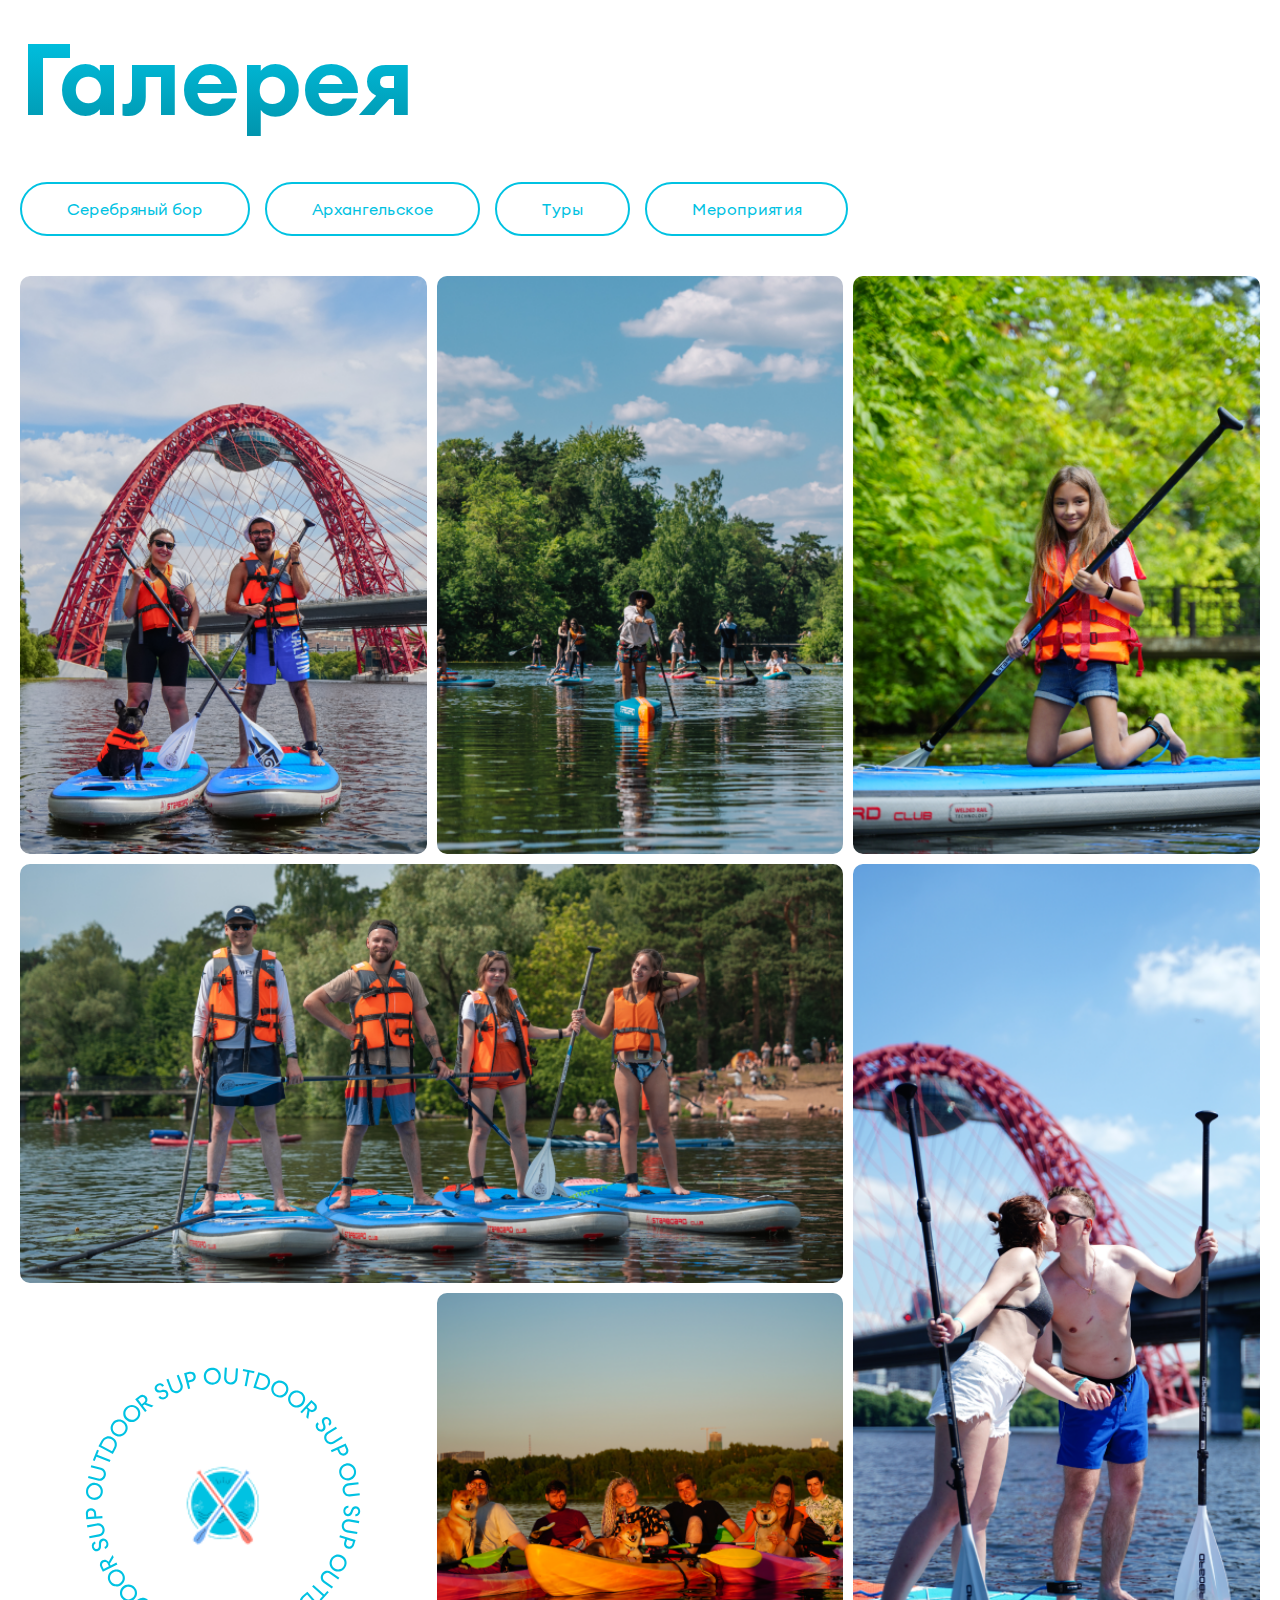
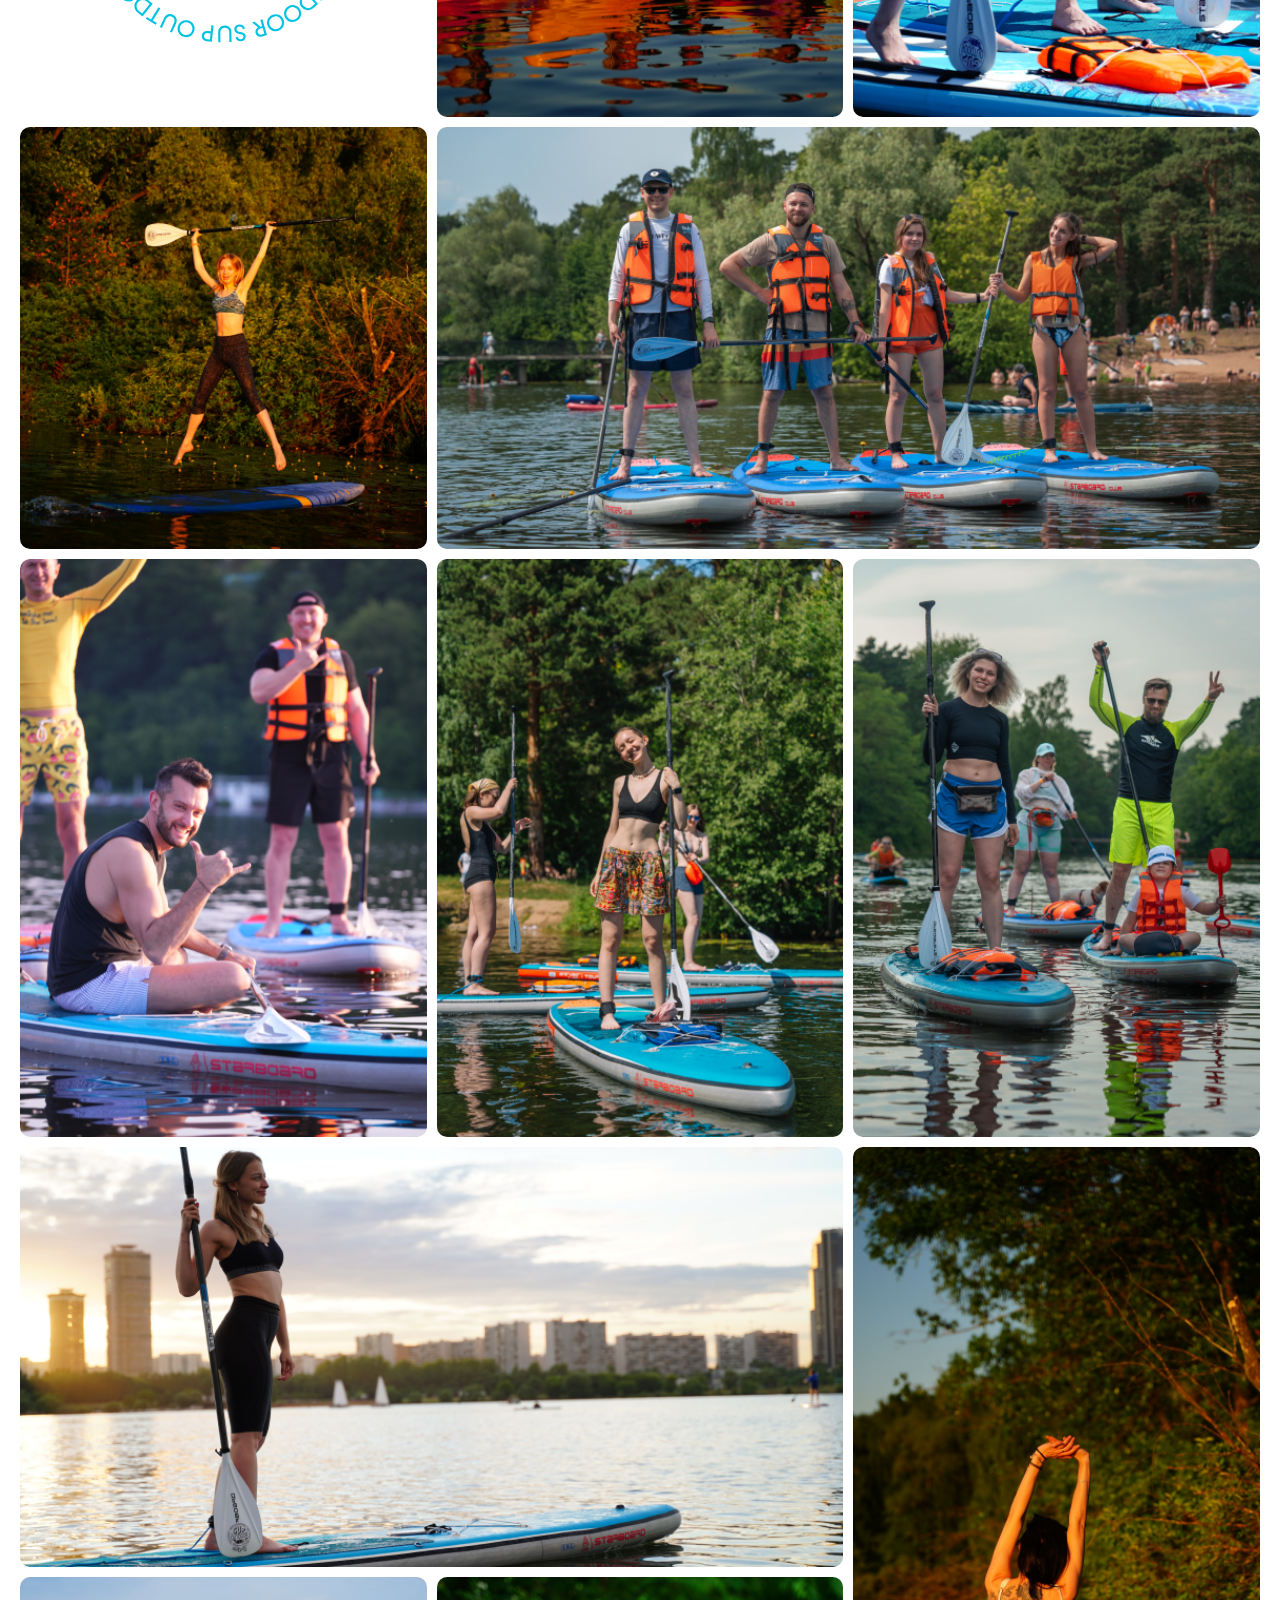
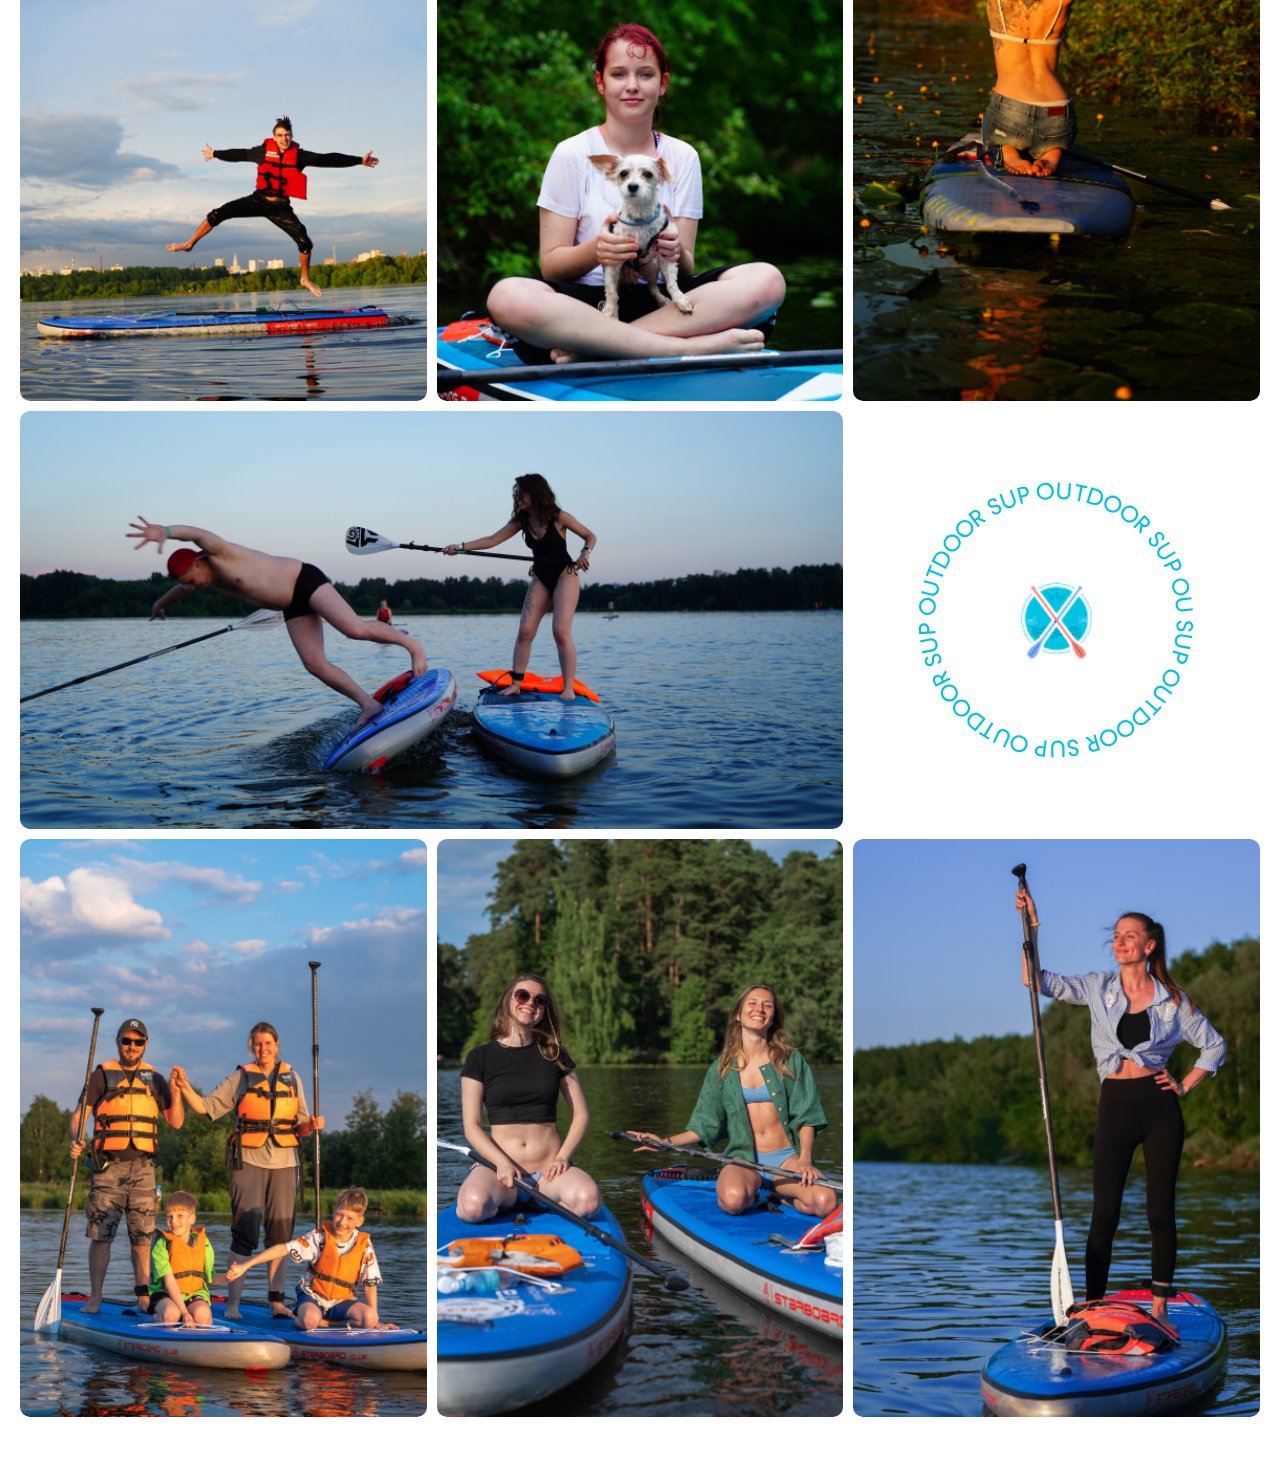
<file: gallery.html>
<!DOCTYPE html>
<html lang="en">
<head>
    <meta charset="UTF-8">
    <meta name="viewport" content="width=device-width, initial-scale=1.0">
    <link href="./css/servicesAndGalery.css" rel="stylesheet"></link>
    <title>Галерея</title>
</head>
<body>
    <main id="gallery">
        <div class="container">
            <div class="heading">
                <h1>Галерея</h1>
            </div>

            <div class="btns-wrapper">
                <a>Серебряный бор</a>
                <a>Архангельское</a>
                <a>Туры</a>
                <a>Мероприятия</a>
            </div>
    
            <div class="images-wrapper">
                <div class="img-wrapper-1">
                    <img src="./images/gallery/Rectangle 82.png" alt="">
                </div>

                <div class="img-wrapper-2"> 
                    <img src="./images/gallery/Rectangle 84.png" alt="">
                </div>

                <div class="img-wrapper-3">
                    <img src="./images/gallery/Rectangle 85.png" alt="">
                </div>

                <div class="img-wrapper-4">
                    <img src="./images/gallery/Rectangle 97.png" alt="">
                </div>

                <div class="img-wrapper-5">
                    <img src="./images/gallery/Rectangle 88.png" alt="">
                </div>

                <div class="img-wrapper-6">
                    <img src="./images/gallery/Rectangle 89.png" alt="">
                </div>

                <div class="img-wrapper-7">
                    <svg width="193" height="193" viewBox="0 0 193 193" fill="none" xmlns="http://www.w3.org/2000/svg">
                        <path d="M178.637 102.737C178.075 102.014 177.819 101.147 177.87 100.135C177.921 99.1228 178.278 98.2863 178.941 97.6254C179.615 96.9757 180.42 96.6743 181.358 96.7214L181.283 98.2075C180.719 98.1792 180.234 98.3578 179.83 98.7434C179.426 99.1396 179.209 99.636 179.179 100.233C179.15 100.819 179.29 101.312 179.601 101.712C179.922 102.123 180.333 102.341 180.834 102.366C181.825 102.416 182.558 101.646 183.033 100.058C183.625 98.0368 184.753 97.0681 186.415 97.1515C187.278 97.1948 187.98 97.5559 188.523 98.2346C189.076 98.9139 189.329 99.7382 189.28 100.708C189.232 101.666 188.887 102.461 188.247 103.091C187.629 103.711 186.861 103.999 185.945 103.953L186.02 102.466C186.552 102.493 187.004 102.329 187.374 101.974C187.744 101.629 187.943 101.18 187.97 100.626C187.997 100.093 187.86 99.6378 187.558 99.2595C187.257 98.8813 186.872 98.6804 186.403 98.6568C185.455 98.6092 184.751 99.3269 184.292 100.81C183.662 102.935 182.516 103.957 180.855 103.873C179.949 103.828 179.21 103.449 178.637 102.737Z" fill="#00C2E2"/>
                        <path d="M176.86 109.676C177.076 108.414 177.671 107.433 178.645 106.734C179.63 106.037 180.738 105.794 181.968 106.004L188.687 107.153L188.441 108.588L181.754 107.444C180.913 107.301 180.15 107.462 179.464 107.929C178.799 108.4 178.394 109.061 178.248 109.913C178.101 110.775 178.262 111.538 178.733 112.203C179.225 112.872 179.891 113.278 180.732 113.422L187.419 114.565L187.174 116L180.455 114.851C179.215 114.639 178.252 114.036 177.567 113.043C176.878 112.07 176.643 110.948 176.86 109.676Z" fill="#00C2E2"/>
                        <path d="M186.188 119.954L185.141 123.449C184.853 124.409 184.294 125.121 183.465 125.585C182.649 126.042 181.76 126.127 180.8 125.839C179.85 125.554 179.161 124.992 178.734 124.151C178.296 123.307 178.22 122.41 178.504 121.46L179.129 119.375L175.19 118.195L175.613 116.785L186.188 119.954ZM180.447 119.77L179.827 121.84C179.659 122.402 179.708 122.923 179.976 123.404C180.241 123.896 180.66 124.227 181.232 124.398C181.804 124.57 182.336 124.523 182.827 124.258C183.326 124.007 183.659 123.6 183.827 123.038L184.447 120.969L180.447 119.77Z" fill="#00C2E2"/>
                        <path d="M168.822 137.452C168.345 135.981 168.477 134.512 169.217 133.045C169.956 131.579 171.062 130.595 172.533 130.095C174.008 129.608 175.47 129.73 176.918 130.46C178.365 131.19 179.328 132.291 179.804 133.762C180.29 135.238 180.161 136.714 179.417 138.19C178.677 139.656 177.569 140.633 176.094 141.119C174.623 141.62 173.163 141.505 171.716 140.775C170.278 140.05 169.313 138.942 168.822 137.452ZM172.95 131.506C171.847 131.869 171.021 132.594 170.474 133.68C169.931 134.756 169.841 135.845 170.205 136.949C170.568 138.052 171.298 138.88 172.393 139.432C173.488 139.984 174.587 140.079 175.691 139.715C176.794 139.352 177.617 138.632 178.16 137.556C178.707 136.47 178.799 135.376 178.436 134.272C178.077 133.183 177.345 132.36 176.24 131.803C175.136 131.246 174.039 131.147 172.95 131.506Z" fill="#00C2E2"/>
                        <path d="M163.413 142.785C164.147 141.737 165.104 141.104 166.284 140.888C167.472 140.679 168.577 140.931 169.6 141.647L175.184 145.555L174.349 146.748L168.791 142.858C168.092 142.369 167.333 142.189 166.513 142.318C165.711 142.46 165.062 142.885 164.567 143.593C164.065 144.309 163.885 145.069 164.027 145.871C164.186 146.685 164.615 147.337 165.314 147.826L170.872 151.716L170.038 152.909L164.453 149.001C163.422 148.279 162.809 147.323 162.614 146.132C162.407 144.958 162.673 143.843 163.413 142.785Z" fill="#00C2E2"/>
                        <path d="M168.012 155.429L162.8 161.242L161.776 160.324L163.89 157.965L156.695 151.514L157.677 150.418L164.873 156.869L166.988 154.51L168.012 155.429Z" fill="#00C2E2"/>
                        <path d="M160.744 163.33L157.534 166.124C156.335 167.168 154.983 167.645 153.477 167.556C151.993 167.476 150.729 166.837 149.686 165.638C148.649 164.448 148.186 163.104 148.298 161.607C148.424 160.111 149.086 158.842 150.285 157.798L153.495 155.003L160.744 163.33ZM153.288 157.008L151.2 158.825C150.324 159.589 149.847 160.527 149.77 161.641C149.693 162.754 150.043 163.758 150.82 164.651C151.598 165.544 152.543 166.029 153.657 166.106C154.77 166.183 155.766 165.84 156.643 165.076L158.73 163.259L153.288 157.008Z" fill="#00C2E2"/>
                        <path d="M137.819 168.636C138.151 167.125 139.006 165.924 140.386 165.032C141.765 164.14 143.216 163.85 144.738 164.161C146.258 164.487 147.457 165.331 148.338 166.693C149.218 168.054 149.492 169.49 149.161 171C148.834 172.519 147.977 173.728 146.589 174.626C145.21 175.517 143.76 175.8 142.241 175.474C140.719 175.163 139.517 174.327 138.637 172.965C137.762 171.613 137.49 170.17 137.819 168.636ZM144.386 165.59C143.25 165.346 142.171 165.554 141.15 166.215C140.138 166.869 139.51 167.764 139.266 168.9C139.023 170.036 139.234 171.119 139.9 172.149C140.566 173.179 141.467 173.816 142.603 174.059C143.738 174.303 144.812 174.098 145.824 173.443C146.846 172.783 147.478 171.885 147.722 170.749C147.962 169.628 147.747 168.548 147.075 167.509C146.403 166.47 145.506 165.83 144.386 165.59Z" fill="#00C2E2"/>
                        <path d="M126.494 174.068C127.05 172.625 128.077 171.567 129.575 170.894C131.073 170.22 132.551 170.152 134.009 170.689C135.462 171.241 136.52 172.256 137.185 173.735C137.85 175.214 137.905 176.674 137.349 178.117C136.797 179.57 135.767 180.635 134.26 181.313C132.761 181.987 131.286 182.048 129.833 181.496C128.375 180.959 127.314 179.951 126.649 178.472C125.989 177.003 125.937 175.535 126.494 174.068ZM133.445 172.048C132.359 171.636 131.261 171.679 130.152 172.178C129.053 172.672 128.297 173.462 127.885 174.548C127.473 175.634 127.518 176.736 128.021 177.855C128.524 178.974 129.318 179.739 130.404 180.152C131.49 180.564 132.583 180.523 133.682 180.029C134.791 179.53 135.552 178.738 135.964 177.652C136.371 176.58 136.321 175.48 135.814 174.352C135.306 173.223 134.517 172.455 133.445 172.048Z" fill="#00C2E2"/>
                        <path d="M116.035 175.855L117.738 175.351L121.666 178.762L122.817 178.422L121.574 174.218L122.986 173.8L126.115 184.388L122.678 185.403C121.747 185.679 120.874 185.603 120.058 185.177C119.243 184.75 118.699 184.077 118.427 183.156C118.194 182.369 118.233 181.617 118.545 180.902C118.849 180.201 119.364 179.665 120.088 179.295L116.035 175.855ZM122.319 184.075L124.313 183.485L123.18 179.649L121.185 180.239C120.643 180.399 120.246 180.711 119.993 181.175C119.744 181.649 119.701 182.162 119.864 182.715C120.028 183.267 120.341 183.669 120.805 183.921C121.272 184.184 121.776 184.235 122.319 184.075Z" fill="#00C2E2"/>
                        <path d="M104.724 178.5C105.333 177.817 106.14 177.409 107.145 177.277C108.15 177.145 109.037 177.345 109.806 177.879C110.567 178.424 111.008 179.162 111.131 180.093L109.656 180.287C109.582 179.726 109.319 179.282 108.867 178.954C108.404 178.628 107.877 178.504 107.285 178.582C106.703 178.659 106.243 178.886 105.906 179.264C105.559 179.654 105.419 180.097 105.484 180.594C105.614 181.578 106.503 182.16 108.151 182.341C110.246 182.56 111.402 183.494 111.619 185.144C111.732 186.001 111.503 186.757 110.933 187.413C110.365 188.08 109.6 188.476 108.637 188.603C107.685 188.729 106.842 188.533 106.107 188.017C105.385 187.52 104.964 186.817 104.845 185.907L106.32 185.713C106.389 186.242 106.632 186.656 107.048 186.957C107.454 187.258 107.932 187.373 108.482 187.3C109.01 187.231 109.434 187.013 109.751 186.649C110.069 186.284 110.197 185.869 110.136 185.404C110.012 184.463 109.179 183.9 107.638 183.716C105.434 183.479 104.223 182.536 104.005 180.886C103.887 179.987 104.126 179.192 104.724 178.5Z" fill="#00C2E2"/>
                        <path d="M97.4573 177.998C98.7372 177.984 99.8086 178.393 100.672 179.225C101.535 180.069 101.974 181.114 101.988 182.362L102.067 189.178L100.611 189.195L100.533 182.411C100.523 181.558 100.226 180.836 99.6434 180.245C99.0608 179.676 98.3375 179.396 97.4736 179.406C96.5989 179.416 95.877 179.713 95.3077 180.295C94.7387 180.899 94.4591 181.628 94.469 182.481L94.5475 189.265L93.0916 189.282L93.0127 182.466C92.9981 181.208 93.4179 180.152 94.2721 179.299C95.105 178.447 96.1667 178.013 97.4573 177.998Z" fill="#00C2E2"/>
                        <path d="M88.6834 188.993L85.0582 188.586C84.0618 188.475 83.2612 188.052 82.6566 187.319C82.0614 186.597 81.8197 185.738 81.9316 184.742C82.0422 183.756 82.473 182.978 83.224 182.407C83.9762 181.826 84.8452 181.591 85.831 181.702L87.9934 181.944L88.4521 177.858L89.9149 178.022L88.6834 188.993ZM87.8399 183.312L85.6934 183.071C85.1104 183.005 84.6061 183.147 84.1805 183.497C83.7442 183.845 83.4928 184.316 83.4262 184.909C83.3595 185.503 83.5003 186.018 83.8485 186.454C84.1849 186.9 84.6446 187.155 85.2276 187.221L87.3741 187.462L87.8399 183.312Z" fill="#00C2E2"/>
                        <path d="M68.4777 175.052C69.8397 174.32 71.3083 174.186 72.8836 174.652C74.459 175.118 75.6243 176.029 76.3798 177.387C77.122 178.752 77.2634 180.212 76.8038 181.767C76.3443 183.322 75.4335 184.465 74.0716 185.197C72.7065 185.939 71.2313 186.076 69.6457 185.607C68.0704 185.142 66.9117 184.227 66.1695 182.862C65.414 181.504 65.266 180.047 65.7255 178.493C66.1821 176.948 67.0994 175.801 68.4777 175.052ZM75.0661 178.05C74.5112 177.029 73.6507 176.347 72.4846 176.002C71.3287 175.661 70.2405 175.767 69.2201 176.322C68.1996 176.877 67.5155 177.743 67.1679 178.919C66.8202 180.095 66.9238 181.194 67.4787 182.214C68.0335 183.235 68.8889 183.916 70.0448 184.257C71.2109 184.602 72.3042 184.497 73.3247 183.942C74.3319 183.394 75.0108 182.527 75.3615 181.341C75.7122 180.154 75.6137 179.057 75.0661 178.05Z" fill="#00C2E2"/>
                        <path d="M62.2656 170.681C63.4291 171.215 64.223 172.043 64.6474 173.164C65.0674 174.296 65.0172 175.429 64.497 176.563L61.6558 182.759L60.3323 182.152L63.1602 175.985C63.5159 175.209 63.5565 174.43 63.2819 173.647C62.9984 172.883 62.464 172.321 61.6786 171.961C60.8836 171.597 60.1042 171.556 59.3406 171.84C58.568 172.142 58.0039 172.682 57.6482 173.457L54.8203 179.624L53.4968 179.017L56.338 172.821C56.8627 171.677 57.6933 170.902 58.8299 170.496C59.9472 170.082 61.0924 170.143 62.2656 170.681Z" fill="#00C2E2"/>
                        <path d="M50.6678 177.469L44.0193 173.375L44.7409 172.203L47.4384 173.864L52.5059 165.636L53.7593 166.407L48.6918 174.636L51.3893 176.297L50.6678 177.469Z" fill="#00C2E2"/>
                        <path d="M41.7163 171.79L38.3875 169.138C37.1443 168.148 36.4304 166.904 36.2457 165.407C36.0561 163.933 36.4564 162.575 37.4467 161.331C38.4303 160.097 39.6683 159.399 41.1605 159.237C42.6545 159.091 44.023 159.513 45.2662 160.503L48.5951 163.155L41.7163 171.79ZM46.5864 163.314L44.4213 161.589C43.5119 160.865 42.5026 160.565 41.3934 160.691C40.2842 160.817 39.3608 161.342 38.6231 162.269C37.8853 163.195 37.5793 164.212 37.7049 165.321C37.8304 166.431 38.3479 167.348 39.2573 168.072L41.4223 169.797L46.5864 163.314Z" fill="#00C2E2"/>
                        <path d="M32.3634 150.152C33.9085 150.21 35.2426 150.839 36.3655 152.037C37.4885 153.236 38.0321 154.613 37.9963 156.166C37.9455 157.719 37.3285 159.049 36.1452 160.158C34.9618 161.266 33.5976 161.791 32.0525 161.733C30.4995 161.682 29.158 161.054 28.0277 159.847C26.9048 158.648 26.3687 157.272 26.4195 155.719C26.4552 154.166 27.0648 152.835 28.2481 151.727C29.4236 150.626 30.7954 150.101 32.3634 150.152ZM36.5278 156.073C36.5658 154.912 36.1692 153.887 35.3379 153C34.5139 152.12 33.5215 151.661 32.3605 151.623C31.1996 151.585 30.1715 151.986 29.2762 152.824C28.381 153.663 27.9143 154.663 27.8764 155.824C27.8384 156.984 28.2314 158.005 29.0554 158.885C29.8866 159.772 30.8827 160.235 32.0436 160.273C33.1895 160.31 34.2139 159.906 35.117 159.06C36.0201 158.214 36.4903 157.218 36.5278 156.073Z" fill="#00C2E2"/>
                        <path d="M25.0082 140.019C26.5275 140.306 27.7531 141.126 28.6851 142.479C29.6171 143.831 29.9498 145.273 29.6833 146.804C29.4019 148.332 28.5937 149.556 27.2586 150.476C25.9235 151.396 24.4963 151.712 22.977 151.425C21.4489 151.143 20.2159 150.322 19.2778 148.96C18.3458 147.608 18.0205 146.167 18.3019 144.639C18.5684 143.108 19.3692 141.883 20.7044 140.963C22.0307 140.049 23.4653 139.734 25.0082 140.019ZM28.245 146.493C28.4554 145.351 28.2156 144.279 27.5257 143.278C26.8418 142.285 25.9287 141.684 24.7864 141.473C23.644 141.263 22.5678 141.506 21.5577 142.202C20.5476 142.898 19.9373 143.817 19.727 144.959C19.5166 146.101 19.7534 147.169 20.4373 148.161C21.1272 149.163 22.0433 149.769 23.1856 149.979C24.3131 150.187 25.3864 149.939 26.4053 149.237C27.4242 148.535 28.0374 147.621 28.245 146.493Z" fill="#00C2E2"/>
                        <path d="M21.3761 130.096L22.1817 131.679L19.5448 136.163L20.0891 137.232L23.9961 135.244L24.6638 136.555L14.825 141.563L13.1992 138.369C12.7589 137.504 12.674 136.632 12.9443 135.752C13.2147 134.872 13.7777 134.215 14.6332 133.779C15.3652 133.407 16.1111 133.308 16.8708 133.484C17.6162 133.655 18.2369 134.064 18.7329 134.709L21.3761 130.096ZM14.44 137.774L15.3836 139.627L18.9484 137.813L18.0048 135.959C17.7484 135.455 17.3691 135.122 16.8671 134.958C16.3555 134.8 15.8431 134.851 15.3297 135.112C14.8164 135.374 14.4781 135.755 14.3147 136.257C14.1418 136.764 14.1836 137.27 14.44 137.774Z" fill="#00C2E2"/>
                        <path d="M16.7374 119.486C17.5196 119.961 18.0671 120.681 18.3799 121.645C18.6927 122.608 18.6569 123.517 18.2723 124.371C17.8743 125.218 17.2289 125.786 16.336 126.076L15.8767 124.661C16.4144 124.486 16.8033 124.147 17.0435 123.643C17.2803 123.128 17.3065 122.587 17.1221 122.019C16.941 121.461 16.634 121.05 16.2009 120.787C15.7544 120.517 15.2927 120.46 14.8159 120.614C13.8723 120.921 13.4615 121.901 13.5833 123.554C13.7488 125.654 13.0401 126.96 11.4574 127.474C10.6356 127.741 9.85034 127.654 9.10161 127.213C8.34274 126.775 7.81349 126.094 7.51385 125.171C7.21751 124.258 7.25642 123.393 7.63058 122.576C7.98774 121.776 8.60259 121.235 9.47512 120.952L9.93445 122.367C9.42716 122.531 9.06374 122.846 8.84417 123.309C8.62132 123.763 8.5955 124.254 8.76672 124.781C8.93135 125.289 9.22183 125.665 9.63816 125.911C10.0545 126.158 10.4858 126.208 10.9323 126.063C11.8352 125.77 12.2372 124.849 12.1382 123.3C11.9702 121.089 12.6776 119.727 14.2603 119.213C15.1227 118.934 15.9484 119.024 16.7374 119.486Z" fill="#00C2E2"/>
                        <path d="M15.9354 112.333C16.18 113.589 15.9703 114.716 15.3063 115.715C14.6317 116.716 13.682 117.335 12.457 117.574L5.76662 118.877L5.48836 117.447L12.1473 116.151C12.9849 115.988 13.6418 115.566 14.1181 114.887C14.5734 114.211 14.7185 113.45 14.5534 112.602C14.3862 111.743 13.9649 111.086 13.2894 110.631C12.593 110.18 11.826 110.036 10.9884 110.199L4.32945 111.495L4.0512 110.066L10.7416 108.763C11.977 108.523 13.0909 108.746 14.0832 109.433C15.0713 110.099 15.6887 111.066 15.9354 112.333Z" fill="#00C2E2"/>
                        <path d="M3.56314 105.93L3.31002 102.291C3.24045 101.29 3.51186 100.427 4.12423 99.6999C4.7267 98.9844 5.52806 98.5918 6.52831 98.5223C7.51792 98.4534 8.36096 98.7369 9.05743 99.3728C9.76453 100.008 10.1525 100.82 10.2213 101.81L10.3723 103.981L14.4744 103.695L14.5765 105.164L3.56314 105.93ZM8.99962 104.076L8.84975 101.921C8.80905 101.336 8.57852 100.866 8.15816 100.51C7.73706 100.144 7.22856 99.9812 6.63267 100.023C6.03677 100.064 5.55566 100.295 5.18933 100.716C4.81162 101.128 4.64311 101.626 4.68382 102.211L4.83369 104.366L8.99962 104.076Z" fill="#00C2E2"/>
                        <path d="M13.5942 83.3687C14.5622 84.5745 14.9608 85.9943 14.7902 87.6281C14.6195 89.2618 13.9354 90.5739 12.7381 91.5641C11.5312 92.5427 10.1215 92.9477 8.50891 92.7793C6.89635 92.6108 5.6061 91.9237 4.63815 90.7179C3.65958 89.511 3.2562 88.0854 3.42799 86.441C3.59867 84.8073 4.28745 83.5011 5.49433 82.5225C6.69171 81.5322 8.09668 81.1213 9.70923 81.2898C11.3112 81.4572 12.6062 82.1501 13.5942 83.3687ZM11.8469 90.3932C12.7491 89.6617 13.2634 88.6912 13.3898 87.4818C13.515 86.2829 13.2119 85.2324 12.4803 84.3302C11.7488 83.428 10.773 82.9131 9.55296 82.7857C8.33293 82.6582 7.2718 82.9603 6.36957 83.6918C5.46735 84.4233 4.95361 85.3885 4.82837 86.5873C4.70202 87.7967 5.00462 88.8526 5.73616 89.7548C6.45821 90.6453 7.43455 91.1549 8.66519 91.2834C9.89582 91.412 10.9564 91.1152 11.8469 90.3932Z" fill="#00C2E2"/>
                        <path d="M16.7444 76.4487C16.4284 77.689 15.7568 78.6187 14.7295 79.2376C13.692 79.8538 12.5685 80.0079 11.3591 79.6998L4.75408 78.0171L5.11353 76.6062L11.6875 78.281C12.5145 78.4916 13.2884 78.3916 14.0095 77.9809C14.7099 77.5649 15.1667 76.9383 15.38 76.1011C15.5959 75.2535 15.4959 74.4795 15.0799 73.7791C14.6433 73.0735 14.0115 72.6153 13.1846 72.4047L6.61057 70.7299L6.97001 69.3189L13.575 71.0016C14.7948 71.3124 15.7062 71.9904 16.3095 73.0357C16.9181 74.0603 17.063 75.198 16.7444 76.4487Z" fill="#00C2E2"/>
                        <path d="M8.03186 66.0042L10.8842 58.7359L12.1651 59.2385L11.0078 62.1876L20.0039 65.7179L19.4661 67.0882L10.4701 63.5579L9.31276 66.5069L8.03186 66.0042Z" fill="#00C2E2"/>
                        <path d="M11.8464 56.5011L13.8606 52.7519C14.6129 51.3519 15.709 50.4272 17.1491 49.978C18.5654 49.528 19.9736 49.6791 21.3737 50.4313C22.7643 51.1785 23.6724 52.2718 24.0978 53.7112C24.5087 55.155 24.3381 56.5769 23.5859 57.977L21.5716 61.7261L11.8464 56.5011ZM21.0561 59.7782L22.3662 57.3398C22.9165 56.3156 23.0307 55.2691 22.709 54.2002C22.3872 53.1312 21.7048 52.3166 20.6618 51.7562C19.6188 51.1959 18.5629 51.0766 17.494 51.3983C16.4251 51.7201 15.6155 52.3931 15.0652 53.4173L13.7552 55.8556L21.0561 59.7782Z" fill="#00C2E2"/>
                        <path d="M31.5899 43.188C31.8067 44.7189 31.4247 46.1433 30.4439 47.461C29.4631 48.7787 28.2051 49.5577 26.67 49.798C25.1327 50.0234 23.7137 49.652 22.4131 48.684C21.1125 47.7159 20.3538 46.4664 20.137 44.9355C19.9116 43.3981 20.2925 41.9663 21.2797 40.64C22.2605 39.3223 23.5195 38.5508 25.0569 38.3254C26.592 38.0851 28.0099 38.449 29.3105 39.4171C30.6025 40.3788 31.3623 41.6357 31.5899 43.188ZM26.5015 48.3362C27.6507 48.1677 28.5884 47.5958 29.3144 46.6203C30.0341 45.6534 30.3097 44.5953 30.1412 43.4461C29.9727 42.2968 29.3965 41.356 28.4125 40.6236C27.4285 39.8912 26.3618 39.6092 25.2126 39.7777C24.0633 39.9461 23.1288 40.5138 22.4092 41.4807C21.6831 42.4562 21.4044 43.5185 21.5728 44.6678C21.7391 45.8021 22.3185 46.7387 23.3111 47.4775C24.3037 48.2162 25.3671 48.5025 26.5015 48.3362Z" fill="#00C2E2"/>
                        <path d="M40.2179 34.1563C40.2048 35.7025 39.6153 37.0542 38.4496 38.2116C37.2838 39.3689 35.9241 39.9522 34.3703 39.9617C32.8165 39.956 31.4685 39.3779 30.3262 38.2273C29.1839 37.0767 28.6194 35.7283 28.6325 34.1821C28.6382 32.6284 29.2277 31.2691 30.401 30.1043C31.5667 28.947 32.9265 28.3711 34.4802 28.3768C36.034 28.3673 37.3821 28.9379 38.5243 30.0885C39.6591 31.2316 40.2236 32.5875 40.2179 34.1563ZM34.4209 38.4911C35.5824 38.4953 36.5946 38.0691 37.4576 37.2123C38.313 36.3631 38.7428 35.3578 38.747 34.1962C38.7512 33.0347 38.3212 32.0187 37.457 31.1482C36.5928 30.2776 35.5799 29.8402 34.4184 29.836C33.2568 29.8318 32.2484 30.2543 31.393 31.1035C30.53 31.9602 30.0964 32.9693 30.0922 34.1309C30.088 35.2773 30.5218 36.2896 31.3936 37.1677C32.2653 38.0458 33.2744 38.4869 34.4209 38.4911Z" fill="#00C2E2"/>
                        <path d="M49.1922 28.8877L47.7792 29.9636L42.8956 28.1719L41.9409 28.8989L44.5968 32.3869L43.4256 33.2786L36.7374 24.4951L39.5889 22.3239C40.3611 21.7359 41.2042 21.4961 42.1181 21.6046C43.032 21.7132 43.7797 22.1493 44.3613 22.9131C44.8589 23.5666 45.0891 24.2828 45.0522 25.0617C45.0172 25.8257 44.7267 26.5095 44.1807 27.1129L49.1922 28.8877ZM40.397 23.438L38.7421 24.6981L41.1654 27.8806L42.8203 26.6205C43.27 26.278 43.5304 25.8451 43.6012 25.3219C43.6656 24.7902 43.5233 24.2953 43.1744 23.837C42.8254 23.3787 42.3894 23.1142 41.8662 23.0433C41.3365 22.964 40.8468 23.0955 40.397 23.438Z" fill="#00C2E2"/>
                        <path d="M59.048 22.2324C58.72 23.0868 58.1096 23.7537 57.217 24.2333C56.3243 24.7129 55.4237 24.8396 54.5151 24.6133C53.6108 24.3727 52.9365 23.8389 52.4923 23.012L53.8031 22.3077C54.0706 22.8057 54.4738 23.128 55.0126 23.2744C55.5608 23.4158 56.098 23.3451 56.6242 23.0624C57.141 22.7848 57.4903 22.4094 57.6721 21.9364C57.8582 21.4489 57.8326 20.9844 57.5953 20.5427C57.1258 19.6689 56.0883 19.4393 54.4826 19.8539C52.4463 20.3909 51.0344 19.9265 50.2468 18.4607C49.8379 17.6996 49.7837 16.9114 50.0843 16.096C50.3798 15.2713 50.9551 14.6292 51.8102 14.1698C52.6559 13.7154 53.5139 13.5996 54.3842 13.8222C55.235 14.031 55.8775 14.5395 56.3117 15.3476L55.0009 16.0518C54.7485 15.582 54.3745 15.2804 53.8791 15.147C53.393 15.0086 52.9056 15.0706 52.417 15.3331C51.9472 15.5855 51.6283 15.9385 51.4603 16.3921C51.2922 16.8456 51.3193 17.2791 51.5414 17.6925C51.9907 18.5288 52.9687 18.7602 54.4753 18.3866C56.6208 17.8273 58.0872 18.2805 58.8748 19.7463C59.3039 20.545 59.3616 21.3737 59.048 22.2324Z" fill="#00C2E2"/>
                        <path d="M66.123 20.0776C64.9297 20.5407 63.7829 20.5338 62.6825 20.057C61.5782 19.5702 60.8003 18.7451 60.3487 17.5817L57.8826 11.2275L59.2399 10.7007L61.6945 17.025C62.0033 17.8206 62.5342 18.3926 63.2873 18.741C64.0327 19.0696 64.8081 19.0776 65.6136 18.7649C66.429 18.4485 67.0009 17.9176 67.3295 17.1722C67.6504 16.4069 67.6564 15.6265 67.3477 14.831L64.8931 8.50661L66.2505 7.9798L68.7166 14.334C69.172 15.5074 69.1494 16.6432 68.6489 17.7414C68.1682 18.8318 67.3262 19.6106 66.123 20.0776Z" fill="#00C2E2"/>
                        <path d="M69.8782 6.86081L73.4133 5.96022C74.385 5.71269 75.2832 5.82509 76.108 6.29742C76.9198 6.76205 77.4495 7.48018 77.697 8.45181C77.9419 9.4131 77.8139 10.2933 77.313 11.0923C76.8147 11.9017 76.085 12.4289 75.1237 12.6738L73.015 13.211L74.0302 17.1957L72.6037 17.5591L69.8782 6.86081ZM72.6753 11.8776L74.7685 11.3443C75.337 11.1995 75.7586 10.8884 76.0332 10.4112C76.3183 9.93131 76.387 9.40195 76.2396 8.82311C76.0921 8.24426 75.7784 7.81233 75.2985 7.52731C74.8264 7.22932 74.306 7.15275 73.7375 7.29758L71.6444 7.83082L72.6753 11.8776Z" fill="#00C2E2"/>
                        <path d="M93.458 12.715C92.4465 13.8844 91.1218 14.5324 89.484 14.659C87.8462 14.7856 86.4324 14.3493 85.2425 13.35C84.0625 12.3393 83.4099 11.0257 83.285 9.40918C83.16 7.79266 83.6033 6.39969 84.6149 5.23025C85.6256 4.05018 86.9552 3.39643 88.6036 3.26901C90.2414 3.14241 91.6503 3.58447 92.8304 4.5952C94.0202 5.59447 94.6777 6.90235 94.8026 8.51887C94.9268 10.1247 94.4786 11.5234 93.458 12.715ZM86.2337 12.2624C87.1158 13.018 88.1631 13.3489 89.3755 13.2552C90.5773 13.1623 91.5559 12.6748 92.3115 11.7926C93.0671 10.9104 93.3976 9.8578 93.3031 8.63478C93.2086 7.41176 92.7202 6.42246 91.838 5.66687C90.9558 4.91128 89.9138 4.57993 88.7121 4.67282C87.4997 4.76654 86.5157 5.25449 85.7601 6.13668C85.0144 7.00742 84.6891 8.05961 84.7845 9.29326C84.8799 10.5269 85.3629 11.5166 86.2337 12.2624Z" fill="#00C2E2"/>
                        <path d="M101.208 14.5419C99.931 14.4531 98.8961 13.9588 98.1033 13.0589C97.3112 12.1484 96.9585 11.0707 97.0451 9.82571L97.518 3.02614L98.9705 3.12716L98.4998 9.89481C98.4406 10.7461 98.6776 11.4897 99.2107 12.1255C99.7454 12.7401 100.444 13.0774 101.306 13.1373C102.178 13.198 102.922 12.961 103.536 12.4264C104.152 11.8704 104.49 11.1668 104.549 10.3156L105.02 3.54791L106.472 3.64893L105.999 10.4485C105.912 11.7041 105.408 12.7223 104.488 13.503C103.589 14.2852 102.495 14.6315 101.208 14.5419Z" fill="#00C2E2"/>
                        <path d="M109.959 4.08396L117.623 5.57616L117.36 6.9268L114.251 6.32136L112.404 15.8072L110.959 15.5259L112.806 6.04004L109.696 5.4346L109.959 4.08396Z" fill="#00C2E2"/>
                        <path d="M120.264 6.18267L124.312 7.49645C125.824 7.98707 126.929 8.90087 127.628 10.2379C128.323 11.5513 128.426 12.9638 127.935 14.4755C127.448 15.9771 126.534 17.0655 125.193 17.7406C123.846 18.4023 122.416 18.4879 120.904 17.9973L116.856 16.6835L120.264 6.18267ZM118.681 15.8291L121.314 16.6836C122.42 17.0425 123.47 16.9683 124.465 16.4612C125.459 15.9541 126.139 15.1374 126.504 14.0113C126.87 12.8851 126.799 11.8248 126.292 10.8303C125.785 9.83589 124.978 9.15922 123.872 8.80032L121.24 7.94586L118.681 15.8291Z" fill="#00C2E2"/>
                        <path d="M136.694 23.1424C135.226 23.63 133.756 23.5094 132.284 22.7806C130.812 22.0518 129.82 20.9538 129.309 19.4866C128.812 18.0145 128.923 16.552 129.642 15.0989C130.362 13.6459 131.455 12.6756 132.922 12.188C134.394 11.6908 135.871 11.809 137.353 12.5426C138.825 13.2714 139.81 14.3718 140.307 15.8439C140.818 17.3111 140.714 18.7712 139.995 20.2242C139.28 21.6677 138.18 22.6404 136.694 23.1424ZM130.717 19.0588C131.089 20.1593 131.819 20.9793 132.909 21.5188C133.989 22.0536 135.08 22.1351 136.18 21.7634C137.281 21.3918 138.103 20.6563 138.647 19.557C139.191 18.4576 139.278 17.3577 138.906 16.2573C138.534 15.1568 137.808 14.3392 136.728 13.8044C135.638 13.2649 134.543 13.181 133.443 13.5526C132.357 13.9195 131.539 14.6573 130.99 15.7662C130.441 16.8751 130.35 17.9726 130.717 19.0588Z" fill="#00C2E2"/>
                        <path d="M147.243 30.1007C145.719 30.3622 144.285 30.0219 142.939 29.0801C141.593 28.1382 140.777 26.9036 140.492 25.3761C140.222 23.846 140.552 22.4168 141.482 21.0885C142.411 19.7601 143.638 18.9652 145.162 18.7038C146.692 18.4336 148.134 18.7725 149.489 19.7205C150.835 20.6623 151.643 21.8983 151.913 23.4284C152.198 24.9558 151.876 26.3837 150.946 27.7121C150.023 29.0317 148.788 29.8279 147.243 30.1007ZM141.949 25.1649C142.151 26.3088 142.75 27.2293 143.746 27.9265C144.734 28.6176 145.799 28.8622 146.943 28.6602C148.087 28.4582 149.01 27.8547 149.714 26.8497C150.417 25.8447 150.668 24.7703 150.466 23.6265C150.264 22.4826 149.669 21.5651 148.682 20.874C147.685 20.1768 146.615 19.9292 145.471 20.1312C144.342 20.3305 143.423 20.9371 142.714 21.9508C142.004 22.9646 141.749 24.0359 141.949 25.1649Z" fill="#00C2E2"/>
                        <path d="M154.046 38.0267L152.737 36.8268L153.634 31.7029L152.75 30.8922L149.788 34.1243L148.702 33.1298L156.161 24.9905L158.804 27.4119C159.519 28.0677 159.905 28.8549 159.96 29.7735C160.015 30.6922 159.718 31.5054 159.07 32.2132C158.515 32.8187 157.851 33.1723 157.078 33.274C156.319 33.375 155.595 33.2103 154.904 32.7799L154.046 38.0267ZM157.85 28.4047L156.317 26.9995L153.614 29.9485L155.148 31.3538C155.565 31.7357 156.037 31.9152 156.564 31.8922C157.099 31.8613 157.561 31.6335 157.95 31.2089C158.339 30.7842 158.522 30.3081 158.499 29.7807C158.483 29.2453 158.267 28.7867 157.85 28.4047Z" fill="#00C2E2"/>
                        <path d="M162.288 46.4785C161.389 46.3084 160.624 45.827 159.992 45.0344C159.361 44.2418 159.075 43.3783 159.136 42.4439C159.211 41.5112 159.615 40.7524 160.35 40.1676L161.277 41.3314C160.835 41.6837 160.59 42.1379 160.542 42.6942C160.501 43.2589 160.666 43.7748 161.038 44.242C161.404 44.7009 161.836 44.9775 162.334 45.0718C162.846 45.1678 163.299 45.0596 163.691 44.7473C164.467 44.1292 164.507 43.0673 163.813 41.5616C162.92 39.654 163.125 38.1818 164.426 37.145C165.102 36.6067 165.868 36.4125 166.724 36.5625C167.588 36.7059 168.323 37.1572 168.928 37.9165C169.526 38.6673 169.793 39.4908 169.73 40.3869C169.676 41.2614 169.291 41.9844 168.573 42.556L167.646 41.3921C168.063 41.0598 168.293 40.638 168.336 40.1267C168.385 39.6237 168.237 39.1553 167.892 38.7214C167.559 38.3043 167.155 38.0536 166.679 37.9693C166.202 37.885 165.781 37.9891 165.414 38.2815C164.671 38.873 164.618 39.8766 165.255 41.2922C166.189 43.3032 166.005 44.827 164.703 45.8638C163.994 46.4287 163.189 46.6336 162.288 46.4785Z" fill="#00C2E2"/>
                        <path d="M165.59 52.9159C164.919 51.826 164.718 50.6968 164.988 49.5284C165.267 48.3543 165.938 47.4401 167.001 46.7856L172.805 43.2116L173.568 44.4513L167.792 48.0086C167.065 48.4561 166.599 49.0817 166.392 49.8854C166.204 50.6779 166.336 51.4419 166.789 52.1776C167.248 52.9224 167.873 53.389 168.666 53.5774C169.476 53.7547 170.245 53.6195 170.972 53.1721L176.748 49.6148L177.512 50.8545L171.708 54.4286C170.636 55.0886 169.515 55.2717 168.344 54.9779C167.185 54.7023 166.267 54.0149 165.59 52.9159Z" fill="#00C2E2"/>
                        <path d="M179.415 54.5078L180.936 57.8238C181.354 58.7352 181.404 59.639 181.088 60.5352C180.776 61.4173 180.165 62.0673 179.254 62.4852C178.352 62.8987 177.463 62.9308 176.587 62.5815C175.701 62.2367 175.052 61.6134 174.638 60.7117L173.731 58.7337L169.994 60.4478L169.38 59.1098L179.415 54.5078ZM174.982 58.1602L175.882 60.1236C176.127 60.6568 176.509 61.0157 177.027 61.2003C177.551 61.3945 178.084 61.3671 178.627 61.1181C179.17 60.8691 179.538 60.483 179.733 59.9597C179.941 59.4417 179.923 58.9161 179.678 58.3828L178.778 56.4194L174.982 58.1602Z" fill="#00C2E2"/>
                        <path d="M177.888 78.8389C176.556 78.0529 175.682 76.8656 175.264 75.2769C174.847 73.6882 175.023 72.2191 175.793 70.8696C176.576 69.5278 177.752 68.6507 179.32 68.2385C180.888 67.8264 182.338 68.0132 183.669 68.7992C185.011 69.5825 185.892 70.7736 186.313 72.3726C186.73 73.9613 186.548 75.4266 185.764 76.7685C184.994 78.118 183.825 78.9988 182.257 79.411C180.699 79.8205 179.243 79.6298 177.888 78.8389ZM177.04 71.6502C176.455 72.6533 176.317 73.7429 176.626 74.919C176.932 76.0847 177.587 76.9603 178.59 77.5459C179.593 78.1314 180.688 78.2683 181.875 77.9564C183.061 77.6446 183.947 76.9871 184.532 75.9839C185.118 74.9807 185.257 73.8963 184.951 72.7306C184.642 71.5545 183.986 70.6737 182.983 70.0882C181.992 69.5102 180.899 69.3786 179.702 69.6931C178.506 70.0077 177.618 70.66 177.04 71.6502Z" fill="#00C2E2"/>
                        <path d="M177.394 86.4805C177.251 85.2085 177.55 84.1015 178.293 83.1595C179.045 82.2163 180.042 81.675 181.282 81.5358L188.056 80.7755L188.218 82.2224L181.476 82.9792C180.628 83.0744 179.94 83.4415 179.41 84.0805C178.902 84.7172 178.696 85.4648 178.793 86.3234C178.89 87.1926 179.257 87.8813 179.894 88.3895C180.552 88.8952 181.305 89.1005 182.153 89.0053L188.895 88.2485L189.057 89.6955L182.284 90.4558C181.033 90.5962 179.94 90.2841 179.007 89.5195C178.075 88.7761 177.538 87.7631 177.394 86.4805Z" fill="#00C2E2"/>
                    </svg>
                        
                    <img src="./images/gallery/Group.png" alt="">
                </div>

                <div class="img-wrapper-8">
                    <img src="./images/gallery/Rectangle 97.png" alt="">
                </div>

                <div class="img-wrapper-9">
                    <img src="./images/gallery/Rectangle 91.png" alt="">
                </div>

                <div class="img-wrapper-10">
                    <img src="./images/gallery/Rectangle 94.png" alt="">
                </div>

                <div class="img-wrapper-11">
                    <img src="./images/gallery/Rectangle 95.png" alt="">
                </div>

                <div class="img-wrapper-12">
                    <img src="./images/gallery/Rectangle 96.png" alt="">
                </div>

                <div class="img-wrapper-13">
                    <img src="./images/gallery/Rectangle 101.png" alt="">
                </div>

                <div class="img-wrapper-14">
                   <img src="./images/gallery/Rectangle 105.png" alt="">
                </div>

                <div class="img-wrapper-15">
                    <img src="./images/gallery/Rectangle 98.png" alt="">
                </div>

                <div class="img-wrapper-16">
                   <img src="./images/gallery/Rectangle 106.png" alt="">
                </div>

                <div class="img-wrapper-17">
                   <img src="./images/gallery/Rectangle 99.png" alt="">
                </div>

                <div class="img-wrapper-18">
                    <svg width="193" height="193" viewBox="0 0 193 193" fill="none" xmlns="http://www.w3.org/2000/svg">
                        <path d="M178.637 102.737C178.075 102.014 177.819 101.147 177.87 100.135C177.921 99.1228 178.278 98.2863 178.941 97.6254C179.615 96.9757 180.42 96.6743 181.358 96.7214L181.283 98.2075C180.719 98.1792 180.234 98.3578 179.83 98.7434C179.426 99.1396 179.209 99.636 179.179 100.233C179.15 100.819 179.29 101.312 179.601 101.712C179.922 102.123 180.333 102.341 180.834 102.366C181.825 102.416 182.558 101.646 183.033 100.058C183.625 98.0368 184.753 97.0681 186.415 97.1515C187.278 97.1948 187.98 97.5559 188.523 98.2346C189.076 98.9139 189.329 99.7382 189.28 100.708C189.232 101.666 188.887 102.461 188.247 103.091C187.629 103.711 186.861 103.999 185.945 103.953L186.02 102.466C186.552 102.493 187.004 102.329 187.374 101.974C187.744 101.629 187.943 101.18 187.97 100.626C187.997 100.093 187.86 99.6378 187.558 99.2595C187.257 98.8813 186.872 98.6804 186.403 98.6568C185.455 98.6092 184.751 99.3269 184.292 100.81C183.662 102.935 182.516 103.957 180.855 103.873C179.949 103.828 179.21 103.449 178.637 102.737Z" fill="#00C2E2"/>
                        <path d="M176.86 109.676C177.076 108.414 177.671 107.433 178.645 106.734C179.63 106.037 180.738 105.794 181.968 106.004L188.687 107.153L188.441 108.588L181.754 107.444C180.913 107.301 180.15 107.462 179.464 107.929C178.799 108.4 178.394 109.061 178.248 109.913C178.101 110.775 178.262 111.538 178.733 112.203C179.225 112.872 179.891 113.278 180.732 113.422L187.419 114.565L187.174 116L180.455 114.851C179.215 114.639 178.252 114.036 177.567 113.043C176.878 112.07 176.643 110.948 176.86 109.676Z" fill="#00C2E2"/>
                        <path d="M186.188 119.954L185.141 123.449C184.853 124.409 184.294 125.121 183.465 125.585C182.649 126.042 181.76 126.127 180.8 125.839C179.85 125.554 179.161 124.992 178.734 124.151C178.296 123.307 178.22 122.41 178.504 121.46L179.129 119.375L175.19 118.195L175.613 116.785L186.188 119.954ZM180.447 119.77L179.827 121.84C179.659 122.402 179.708 122.923 179.976 123.404C180.241 123.896 180.66 124.227 181.232 124.398C181.804 124.57 182.336 124.523 182.827 124.258C183.326 124.007 183.659 123.6 183.827 123.038L184.447 120.969L180.447 119.77Z" fill="#00C2E2"/>
                        <path d="M168.822 137.452C168.345 135.981 168.477 134.512 169.217 133.045C169.956 131.579 171.062 130.595 172.533 130.095C174.008 129.608 175.47 129.73 176.918 130.46C178.365 131.19 179.328 132.291 179.804 133.762C180.29 135.238 180.161 136.714 179.417 138.19C178.677 139.656 177.569 140.633 176.094 141.119C174.623 141.62 173.163 141.505 171.716 140.775C170.278 140.05 169.313 138.942 168.822 137.452ZM172.95 131.506C171.847 131.869 171.021 132.594 170.474 133.68C169.931 134.756 169.841 135.845 170.205 136.949C170.568 138.052 171.298 138.88 172.393 139.432C173.488 139.984 174.587 140.079 175.691 139.715C176.794 139.352 177.617 138.632 178.16 137.556C178.707 136.47 178.799 135.376 178.436 134.272C178.077 133.183 177.345 132.36 176.24 131.803C175.136 131.246 174.039 131.147 172.95 131.506Z" fill="#00C2E2"/>
                        <path d="M163.413 142.785C164.147 141.737 165.104 141.104 166.284 140.888C167.472 140.679 168.577 140.931 169.6 141.647L175.184 145.555L174.349 146.748L168.791 142.858C168.092 142.369 167.333 142.189 166.513 142.318C165.711 142.46 165.062 142.885 164.567 143.593C164.065 144.309 163.885 145.069 164.027 145.871C164.186 146.685 164.615 147.337 165.314 147.826L170.872 151.716L170.038 152.909L164.453 149.001C163.422 148.279 162.809 147.323 162.614 146.132C162.407 144.958 162.673 143.843 163.413 142.785Z" fill="#00C2E2"/>
                        <path d="M168.012 155.429L162.8 161.242L161.776 160.324L163.89 157.965L156.695 151.514L157.677 150.418L164.873 156.869L166.988 154.51L168.012 155.429Z" fill="#00C2E2"/>
                        <path d="M160.744 163.33L157.534 166.124C156.335 167.168 154.983 167.645 153.477 167.556C151.993 167.476 150.729 166.837 149.686 165.638C148.649 164.448 148.186 163.104 148.298 161.607C148.424 160.111 149.086 158.842 150.285 157.798L153.495 155.003L160.744 163.33ZM153.288 157.008L151.2 158.825C150.324 159.589 149.847 160.527 149.77 161.641C149.693 162.754 150.043 163.758 150.82 164.651C151.598 165.544 152.543 166.029 153.657 166.106C154.77 166.183 155.766 165.84 156.643 165.076L158.73 163.259L153.288 157.008Z" fill="#00C2E2"/>
                        <path d="M137.819 168.636C138.151 167.125 139.006 165.924 140.386 165.032C141.765 164.14 143.216 163.85 144.738 164.161C146.258 164.487 147.457 165.331 148.338 166.693C149.218 168.054 149.492 169.49 149.161 171C148.834 172.519 147.977 173.728 146.589 174.626C145.21 175.517 143.76 175.8 142.241 175.474C140.719 175.163 139.517 174.327 138.637 172.965C137.762 171.613 137.49 170.17 137.819 168.636ZM144.386 165.59C143.25 165.346 142.171 165.554 141.15 166.215C140.138 166.869 139.51 167.764 139.266 168.9C139.023 170.036 139.234 171.119 139.9 172.149C140.566 173.179 141.467 173.816 142.603 174.059C143.738 174.303 144.812 174.098 145.824 173.443C146.846 172.783 147.478 171.885 147.722 170.749C147.962 169.628 147.747 168.548 147.075 167.509C146.403 166.47 145.506 165.83 144.386 165.59Z" fill="#00C2E2"/>
                        <path d="M126.494 174.068C127.05 172.625 128.077 171.567 129.575 170.894C131.073 170.22 132.551 170.152 134.009 170.689C135.462 171.241 136.52 172.256 137.185 173.735C137.85 175.214 137.905 176.674 137.349 178.117C136.797 179.57 135.767 180.635 134.26 181.313C132.761 181.987 131.286 182.048 129.833 181.496C128.375 180.959 127.314 179.951 126.649 178.472C125.989 177.003 125.937 175.535 126.494 174.068ZM133.445 172.048C132.359 171.636 131.261 171.679 130.152 172.178C129.053 172.672 128.297 173.462 127.885 174.548C127.473 175.634 127.518 176.736 128.021 177.855C128.524 178.974 129.318 179.739 130.404 180.152C131.49 180.564 132.583 180.523 133.682 180.029C134.791 179.53 135.552 178.738 135.964 177.652C136.371 176.58 136.321 175.48 135.814 174.352C135.306 173.223 134.517 172.455 133.445 172.048Z" fill="#00C2E2"/>
                        <path d="M116.035 175.855L117.738 175.351L121.666 178.762L122.817 178.422L121.574 174.218L122.986 173.8L126.115 184.388L122.678 185.403C121.747 185.679 120.874 185.603 120.058 185.177C119.243 184.75 118.699 184.077 118.427 183.156C118.194 182.369 118.233 181.617 118.545 180.902C118.849 180.201 119.364 179.665 120.088 179.295L116.035 175.855ZM122.319 184.075L124.313 183.485L123.18 179.649L121.185 180.239C120.643 180.399 120.246 180.711 119.993 181.175C119.744 181.649 119.701 182.162 119.864 182.715C120.028 183.267 120.341 183.669 120.805 183.921C121.272 184.184 121.776 184.235 122.319 184.075Z" fill="#00C2E2"/>
                        <path d="M104.724 178.5C105.333 177.817 106.14 177.409 107.145 177.277C108.15 177.145 109.037 177.345 109.806 177.879C110.567 178.424 111.008 179.162 111.131 180.093L109.656 180.287C109.582 179.726 109.319 179.282 108.867 178.954C108.404 178.628 107.877 178.504 107.285 178.582C106.703 178.659 106.243 178.886 105.906 179.264C105.559 179.654 105.419 180.097 105.484 180.594C105.614 181.578 106.503 182.16 108.151 182.341C110.246 182.56 111.402 183.494 111.619 185.144C111.732 186.001 111.503 186.757 110.933 187.413C110.365 188.08 109.6 188.476 108.637 188.603C107.685 188.729 106.842 188.533 106.107 188.017C105.385 187.52 104.964 186.817 104.845 185.907L106.32 185.713C106.389 186.242 106.632 186.656 107.048 186.957C107.454 187.258 107.932 187.373 108.482 187.3C109.01 187.231 109.434 187.013 109.751 186.649C110.069 186.284 110.197 185.869 110.136 185.404C110.012 184.463 109.179 183.9 107.638 183.716C105.434 183.479 104.223 182.536 104.005 180.886C103.887 179.987 104.126 179.192 104.724 178.5Z" fill="#00C2E2"/>
                        <path d="M97.4573 177.998C98.7372 177.984 99.8086 178.393 100.672 179.225C101.535 180.069 101.974 181.114 101.988 182.362L102.067 189.178L100.611 189.195L100.533 182.411C100.523 181.558 100.226 180.836 99.6434 180.245C99.0608 179.676 98.3375 179.396 97.4736 179.406C96.5989 179.416 95.877 179.713 95.3077 180.295C94.7387 180.899 94.4591 181.628 94.469 182.481L94.5475 189.265L93.0916 189.282L93.0127 182.466C92.9981 181.208 93.4179 180.152 94.2721 179.299C95.105 178.447 96.1667 178.013 97.4573 177.998Z" fill="#00C2E2"/>
                        <path d="M88.6834 188.993L85.0582 188.586C84.0618 188.475 83.2612 188.052 82.6566 187.319C82.0614 186.597 81.8197 185.738 81.9316 184.742C82.0422 183.756 82.473 182.978 83.224 182.407C83.9762 181.826 84.8452 181.591 85.831 181.702L87.9934 181.944L88.4521 177.858L89.9149 178.022L88.6834 188.993ZM87.8399 183.312L85.6934 183.071C85.1104 183.005 84.6061 183.147 84.1805 183.497C83.7442 183.845 83.4928 184.316 83.4262 184.909C83.3595 185.503 83.5003 186.018 83.8485 186.454C84.1849 186.9 84.6446 187.155 85.2276 187.221L87.3741 187.462L87.8399 183.312Z" fill="#00C2E2"/>
                        <path d="M68.4777 175.052C69.8397 174.32 71.3083 174.186 72.8836 174.652C74.459 175.118 75.6243 176.029 76.3798 177.387C77.122 178.752 77.2634 180.212 76.8038 181.767C76.3443 183.322 75.4335 184.465 74.0716 185.197C72.7065 185.939 71.2313 186.076 69.6457 185.607C68.0704 185.142 66.9117 184.227 66.1695 182.862C65.414 181.504 65.266 180.047 65.7255 178.493C66.1821 176.948 67.0994 175.801 68.4777 175.052ZM75.0661 178.05C74.5112 177.029 73.6507 176.347 72.4846 176.002C71.3287 175.661 70.2405 175.767 69.2201 176.322C68.1996 176.877 67.5155 177.743 67.1679 178.919C66.8202 180.095 66.9238 181.194 67.4787 182.214C68.0335 183.235 68.8889 183.916 70.0448 184.257C71.2109 184.602 72.3042 184.497 73.3247 183.942C74.3319 183.394 75.0108 182.527 75.3615 181.341C75.7122 180.154 75.6137 179.057 75.0661 178.05Z" fill="#00C2E2"/>
                        <path d="M62.2656 170.681C63.4291 171.215 64.223 172.043 64.6474 173.164C65.0674 174.296 65.0172 175.429 64.497 176.563L61.6558 182.759L60.3323 182.152L63.1602 175.985C63.5159 175.209 63.5565 174.43 63.2819 173.647C62.9984 172.883 62.464 172.321 61.6786 171.961C60.8836 171.597 60.1042 171.556 59.3406 171.84C58.568 172.142 58.0039 172.682 57.6482 173.457L54.8203 179.624L53.4968 179.017L56.338 172.821C56.8627 171.677 57.6933 170.902 58.8299 170.496C59.9472 170.082 61.0924 170.143 62.2656 170.681Z" fill="#00C2E2"/>
                        <path d="M50.6678 177.469L44.0193 173.375L44.7409 172.203L47.4384 173.864L52.5059 165.636L53.7593 166.407L48.6918 174.636L51.3893 176.297L50.6678 177.469Z" fill="#00C2E2"/>
                        <path d="M41.7163 171.79L38.3875 169.138C37.1443 168.148 36.4304 166.904 36.2457 165.407C36.0561 163.933 36.4564 162.575 37.4467 161.331C38.4303 160.097 39.6683 159.399 41.1605 159.237C42.6545 159.091 44.023 159.513 45.2662 160.503L48.5951 163.155L41.7163 171.79ZM46.5864 163.314L44.4213 161.589C43.5119 160.865 42.5026 160.565 41.3934 160.691C40.2842 160.817 39.3608 161.342 38.6231 162.269C37.8853 163.195 37.5793 164.212 37.7049 165.321C37.8304 166.431 38.3479 167.348 39.2573 168.072L41.4223 169.797L46.5864 163.314Z" fill="#00C2E2"/>
                        <path d="M32.3634 150.152C33.9085 150.21 35.2426 150.839 36.3655 152.037C37.4885 153.236 38.0321 154.613 37.9963 156.166C37.9455 157.719 37.3285 159.049 36.1452 160.158C34.9618 161.266 33.5976 161.791 32.0525 161.733C30.4995 161.682 29.158 161.054 28.0277 159.847C26.9048 158.648 26.3687 157.272 26.4195 155.719C26.4552 154.166 27.0648 152.835 28.2481 151.727C29.4236 150.626 30.7954 150.101 32.3634 150.152ZM36.5278 156.073C36.5658 154.912 36.1692 153.887 35.3379 153C34.5139 152.12 33.5215 151.661 32.3605 151.623C31.1996 151.585 30.1715 151.986 29.2762 152.824C28.381 153.663 27.9143 154.663 27.8764 155.824C27.8384 156.984 28.2314 158.005 29.0554 158.885C29.8866 159.772 30.8827 160.235 32.0436 160.273C33.1895 160.31 34.2139 159.906 35.117 159.06C36.0201 158.214 36.4903 157.218 36.5278 156.073Z" fill="#00C2E2"/>
                        <path d="M25.0082 140.019C26.5275 140.306 27.7531 141.126 28.6851 142.479C29.6171 143.831 29.9498 145.273 29.6833 146.804C29.4019 148.332 28.5937 149.556 27.2586 150.476C25.9235 151.396 24.4963 151.712 22.977 151.425C21.4489 151.143 20.2159 150.322 19.2778 148.96C18.3458 147.608 18.0205 146.167 18.3019 144.639C18.5684 143.108 19.3692 141.883 20.7044 140.963C22.0307 140.049 23.4653 139.734 25.0082 140.019ZM28.245 146.493C28.4554 145.351 28.2156 144.279 27.5257 143.278C26.8418 142.285 25.9287 141.684 24.7864 141.473C23.644 141.263 22.5678 141.506 21.5577 142.202C20.5476 142.898 19.9373 143.817 19.727 144.959C19.5166 146.101 19.7534 147.169 20.4373 148.161C21.1272 149.163 22.0433 149.769 23.1856 149.979C24.3131 150.187 25.3864 149.939 26.4053 149.237C27.4242 148.535 28.0374 147.621 28.245 146.493Z" fill="#00C2E2"/>
                        <path d="M21.3761 130.096L22.1817 131.679L19.5448 136.163L20.0891 137.232L23.9961 135.244L24.6638 136.555L14.825 141.563L13.1992 138.369C12.7589 137.504 12.674 136.632 12.9443 135.752C13.2147 134.872 13.7777 134.215 14.6332 133.779C15.3652 133.407 16.1111 133.308 16.8708 133.484C17.6162 133.655 18.2369 134.064 18.7329 134.709L21.3761 130.096ZM14.44 137.774L15.3836 139.627L18.9484 137.813L18.0048 135.959C17.7484 135.455 17.3691 135.122 16.8671 134.958C16.3555 134.8 15.8431 134.851 15.3297 135.112C14.8164 135.374 14.4781 135.755 14.3147 136.257C14.1418 136.764 14.1836 137.27 14.44 137.774Z" fill="#00C2E2"/>
                        <path d="M16.7374 119.486C17.5196 119.961 18.0671 120.681 18.3799 121.645C18.6927 122.608 18.6569 123.517 18.2723 124.371C17.8743 125.218 17.2289 125.786 16.336 126.076L15.8767 124.661C16.4144 124.486 16.8033 124.147 17.0435 123.643C17.2803 123.128 17.3065 122.587 17.1221 122.019C16.941 121.461 16.634 121.05 16.2009 120.787C15.7544 120.517 15.2927 120.46 14.8159 120.614C13.8723 120.921 13.4615 121.901 13.5833 123.554C13.7488 125.654 13.0401 126.96 11.4574 127.474C10.6356 127.741 9.85034 127.654 9.10161 127.213C8.34274 126.775 7.81349 126.094 7.51385 125.171C7.21751 124.258 7.25642 123.393 7.63058 122.576C7.98774 121.776 8.60259 121.235 9.47512 120.952L9.93445 122.367C9.42716 122.531 9.06374 122.846 8.84417 123.309C8.62132 123.763 8.5955 124.254 8.76672 124.781C8.93135 125.289 9.22183 125.665 9.63816 125.911C10.0545 126.158 10.4858 126.208 10.9323 126.063C11.8352 125.77 12.2372 124.849 12.1382 123.3C11.9702 121.089 12.6776 119.727 14.2603 119.213C15.1227 118.934 15.9484 119.024 16.7374 119.486Z" fill="#00C2E2"/>
                        <path d="M15.9354 112.333C16.18 113.589 15.9703 114.716 15.3063 115.715C14.6317 116.716 13.682 117.335 12.457 117.574L5.76662 118.877L5.48836 117.447L12.1473 116.151C12.9849 115.988 13.6418 115.566 14.1181 114.887C14.5734 114.211 14.7185 113.45 14.5534 112.602C14.3862 111.743 13.9649 111.086 13.2894 110.631C12.593 110.18 11.826 110.036 10.9884 110.199L4.32945 111.495L4.0512 110.066L10.7416 108.763C11.977 108.523 13.0909 108.746 14.0832 109.433C15.0713 110.099 15.6887 111.066 15.9354 112.333Z" fill="#00C2E2"/>
                        <path d="M3.56314 105.93L3.31002 102.291C3.24045 101.29 3.51186 100.427 4.12423 99.6999C4.7267 98.9844 5.52806 98.5918 6.52831 98.5223C7.51792 98.4534 8.36096 98.7369 9.05743 99.3728C9.76453 100.008 10.1525 100.82 10.2213 101.81L10.3723 103.981L14.4744 103.695L14.5765 105.164L3.56314 105.93ZM8.99962 104.076L8.84975 101.921C8.80905 101.336 8.57852 100.866 8.15816 100.51C7.73706 100.144 7.22856 99.9812 6.63267 100.023C6.03677 100.064 5.55566 100.295 5.18933 100.716C4.81162 101.128 4.64311 101.626 4.68382 102.211L4.83369 104.366L8.99962 104.076Z" fill="#00C2E2"/>
                        <path d="M13.5942 83.3687C14.5622 84.5745 14.9608 85.9943 14.7902 87.6281C14.6195 89.2618 13.9354 90.5739 12.7381 91.5641C11.5312 92.5427 10.1215 92.9477 8.50891 92.7793C6.89635 92.6108 5.6061 91.9237 4.63815 90.7179C3.65958 89.511 3.2562 88.0854 3.42799 86.441C3.59867 84.8073 4.28745 83.5011 5.49433 82.5225C6.69171 81.5322 8.09668 81.1213 9.70923 81.2898C11.3112 81.4572 12.6062 82.1501 13.5942 83.3687ZM11.8469 90.3932C12.7491 89.6617 13.2634 88.6912 13.3898 87.4818C13.515 86.2829 13.2119 85.2324 12.4803 84.3302C11.7488 83.428 10.773 82.9131 9.55296 82.7857C8.33293 82.6582 7.2718 82.9603 6.36957 83.6918C5.46735 84.4233 4.95361 85.3885 4.82837 86.5873C4.70202 87.7967 5.00462 88.8526 5.73616 89.7548C6.45821 90.6453 7.43455 91.1549 8.66519 91.2834C9.89582 91.412 10.9564 91.1152 11.8469 90.3932Z" fill="#00C2E2"/>
                        <path d="M16.7444 76.4487C16.4284 77.689 15.7568 78.6187 14.7295 79.2376C13.692 79.8538 12.5685 80.0079 11.3591 79.6998L4.75408 78.0171L5.11353 76.6062L11.6875 78.281C12.5145 78.4916 13.2884 78.3916 14.0095 77.9809C14.7099 77.5649 15.1667 76.9383 15.38 76.1011C15.5959 75.2535 15.4959 74.4795 15.0799 73.7791C14.6433 73.0735 14.0115 72.6153 13.1846 72.4047L6.61057 70.7299L6.97001 69.3189L13.575 71.0016C14.7948 71.3124 15.7062 71.9904 16.3095 73.0357C16.9181 74.0603 17.063 75.198 16.7444 76.4487Z" fill="#00C2E2"/>
                        <path d="M8.03186 66.0042L10.8842 58.7359L12.1651 59.2385L11.0078 62.1876L20.0039 65.7179L19.4661 67.0882L10.4701 63.5579L9.31276 66.5069L8.03186 66.0042Z" fill="#00C2E2"/>
                        <path d="M11.8464 56.5011L13.8606 52.7519C14.6129 51.3519 15.709 50.4272 17.1491 49.978C18.5654 49.528 19.9736 49.6791 21.3737 50.4313C22.7643 51.1785 23.6724 52.2718 24.0978 53.7112C24.5087 55.155 24.3381 56.5769 23.5859 57.977L21.5716 61.7261L11.8464 56.5011ZM21.0561 59.7782L22.3662 57.3398C22.9165 56.3156 23.0307 55.2691 22.709 54.2002C22.3872 53.1312 21.7048 52.3166 20.6618 51.7562C19.6188 51.1959 18.5629 51.0766 17.494 51.3983C16.4251 51.7201 15.6155 52.3931 15.0652 53.4173L13.7552 55.8556L21.0561 59.7782Z" fill="#00C2E2"/>
                        <path d="M31.5899 43.188C31.8067 44.7189 31.4247 46.1433 30.4439 47.461C29.4631 48.7787 28.2051 49.5577 26.67 49.798C25.1327 50.0234 23.7137 49.652 22.4131 48.684C21.1125 47.7159 20.3538 46.4664 20.137 44.9355C19.9116 43.3981 20.2925 41.9663 21.2797 40.64C22.2605 39.3223 23.5195 38.5508 25.0569 38.3254C26.592 38.0851 28.0099 38.449 29.3105 39.4171C30.6025 40.3788 31.3623 41.6357 31.5899 43.188ZM26.5015 48.3362C27.6507 48.1677 28.5884 47.5958 29.3144 46.6203C30.0341 45.6534 30.3097 44.5953 30.1412 43.4461C29.9727 42.2968 29.3965 41.356 28.4125 40.6236C27.4285 39.8912 26.3618 39.6092 25.2126 39.7777C24.0633 39.9461 23.1288 40.5138 22.4092 41.4807C21.6831 42.4562 21.4044 43.5185 21.5728 44.6678C21.7391 45.8021 22.3185 46.7387 23.3111 47.4775C24.3037 48.2162 25.3671 48.5025 26.5015 48.3362Z" fill="#00C2E2"/>
                        <path d="M40.2179 34.1563C40.2048 35.7025 39.6153 37.0542 38.4496 38.2116C37.2838 39.3689 35.9241 39.9522 34.3703 39.9617C32.8165 39.956 31.4685 39.3779 30.3262 38.2273C29.1839 37.0767 28.6194 35.7283 28.6325 34.1821C28.6382 32.6284 29.2277 31.2691 30.401 30.1043C31.5667 28.947 32.9265 28.3711 34.4802 28.3768C36.034 28.3673 37.3821 28.9379 38.5243 30.0885C39.6591 31.2316 40.2236 32.5875 40.2179 34.1563ZM34.4209 38.4911C35.5824 38.4953 36.5946 38.0691 37.4576 37.2123C38.313 36.3631 38.7428 35.3578 38.747 34.1962C38.7512 33.0347 38.3212 32.0187 37.457 31.1482C36.5928 30.2776 35.5799 29.8402 34.4184 29.836C33.2568 29.8318 32.2484 30.2543 31.393 31.1035C30.53 31.9602 30.0964 32.9693 30.0922 34.1309C30.088 35.2773 30.5218 36.2896 31.3936 37.1677C32.2653 38.0458 33.2744 38.4869 34.4209 38.4911Z" fill="#00C2E2"/>
                        <path d="M49.1922 28.8877L47.7792 29.9636L42.8956 28.1719L41.9409 28.8989L44.5968 32.3869L43.4256 33.2786L36.7374 24.4951L39.5889 22.3239C40.3611 21.7359 41.2042 21.4961 42.1181 21.6046C43.032 21.7132 43.7797 22.1493 44.3613 22.9131C44.8589 23.5666 45.0891 24.2828 45.0522 25.0617C45.0172 25.8257 44.7267 26.5095 44.1807 27.1129L49.1922 28.8877ZM40.397 23.438L38.7421 24.6981L41.1654 27.8806L42.8203 26.6205C43.27 26.278 43.5304 25.8451 43.6012 25.3219C43.6656 24.7902 43.5233 24.2953 43.1744 23.837C42.8254 23.3787 42.3894 23.1142 41.8662 23.0433C41.3365 22.964 40.8468 23.0955 40.397 23.438Z" fill="#00C2E2"/>
                        <path d="M59.048 22.2324C58.72 23.0868 58.1096 23.7537 57.217 24.2333C56.3243 24.7129 55.4237 24.8396 54.5151 24.6133C53.6108 24.3727 52.9365 23.8389 52.4923 23.012L53.8031 22.3077C54.0706 22.8057 54.4738 23.128 55.0126 23.2744C55.5608 23.4158 56.098 23.3451 56.6242 23.0624C57.141 22.7848 57.4903 22.4094 57.6721 21.9364C57.8582 21.4489 57.8326 20.9844 57.5953 20.5427C57.1258 19.6689 56.0883 19.4393 54.4826 19.8539C52.4463 20.3909 51.0344 19.9265 50.2468 18.4607C49.8379 17.6996 49.7837 16.9114 50.0843 16.096C50.3798 15.2713 50.9551 14.6292 51.8102 14.1698C52.6559 13.7154 53.5139 13.5996 54.3842 13.8222C55.235 14.031 55.8775 14.5395 56.3117 15.3476L55.0009 16.0518C54.7485 15.582 54.3745 15.2804 53.8791 15.147C53.393 15.0086 52.9056 15.0706 52.417 15.3331C51.9472 15.5855 51.6283 15.9385 51.4603 16.3921C51.2922 16.8456 51.3193 17.2791 51.5414 17.6925C51.9907 18.5288 52.9687 18.7602 54.4753 18.3866C56.6208 17.8273 58.0872 18.2805 58.8748 19.7463C59.3039 20.545 59.3616 21.3737 59.048 22.2324Z" fill="#00C2E2"/>
                        <path d="M66.123 20.0776C64.9297 20.5407 63.7829 20.5338 62.6825 20.057C61.5782 19.5702 60.8003 18.7451 60.3487 17.5817L57.8826 11.2275L59.2399 10.7007L61.6945 17.025C62.0033 17.8206 62.5342 18.3926 63.2873 18.741C64.0327 19.0696 64.8081 19.0776 65.6136 18.7649C66.429 18.4485 67.0009 17.9176 67.3295 17.1722C67.6504 16.4069 67.6564 15.6265 67.3477 14.831L64.8931 8.50661L66.2505 7.9798L68.7166 14.334C69.172 15.5074 69.1494 16.6432 68.6489 17.7414C68.1682 18.8318 67.3262 19.6106 66.123 20.0776Z" fill="#00C2E2"/>
                        <path d="M69.8782 6.86081L73.4133 5.96022C74.385 5.71269 75.2832 5.82509 76.108 6.29742C76.9198 6.76205 77.4495 7.48018 77.697 8.45181C77.9419 9.4131 77.8139 10.2933 77.313 11.0923C76.8147 11.9017 76.085 12.4289 75.1237 12.6738L73.015 13.211L74.0302 17.1957L72.6037 17.5591L69.8782 6.86081ZM72.6753 11.8776L74.7685 11.3443C75.337 11.1995 75.7586 10.8884 76.0332 10.4112C76.3183 9.93131 76.387 9.40195 76.2396 8.82311C76.0921 8.24426 75.7784 7.81233 75.2985 7.52731C74.8264 7.22932 74.306 7.15275 73.7375 7.29758L71.6444 7.83082L72.6753 11.8776Z" fill="#00C2E2"/>
                        <path d="M93.458 12.715C92.4465 13.8844 91.1218 14.5324 89.484 14.659C87.8462 14.7856 86.4324 14.3493 85.2425 13.35C84.0625 12.3393 83.4099 11.0257 83.285 9.40918C83.16 7.79266 83.6033 6.39969 84.6149 5.23025C85.6256 4.05018 86.9552 3.39643 88.6036 3.26901C90.2414 3.14241 91.6503 3.58447 92.8304 4.5952C94.0202 5.59447 94.6777 6.90235 94.8026 8.51887C94.9268 10.1247 94.4786 11.5234 93.458 12.715ZM86.2337 12.2624C87.1158 13.018 88.1631 13.3489 89.3755 13.2552C90.5773 13.1623 91.5559 12.6748 92.3115 11.7926C93.0671 10.9104 93.3976 9.8578 93.3031 8.63478C93.2086 7.41176 92.7202 6.42246 91.838 5.66687C90.9558 4.91128 89.9138 4.57993 88.7121 4.67282C87.4997 4.76654 86.5157 5.25449 85.7601 6.13668C85.0144 7.00742 84.6891 8.05961 84.7845 9.29326C84.8799 10.5269 85.3629 11.5166 86.2337 12.2624Z" fill="#00C2E2"/>
                        <path d="M101.208 14.5419C99.931 14.4531 98.8961 13.9588 98.1033 13.0589C97.3112 12.1484 96.9585 11.0707 97.0451 9.82571L97.518 3.02614L98.9705 3.12716L98.4998 9.89481C98.4406 10.7461 98.6776 11.4897 99.2107 12.1255C99.7454 12.7401 100.444 13.0774 101.306 13.1373C102.178 13.198 102.922 12.961 103.536 12.4264C104.152 11.8704 104.49 11.1668 104.549 10.3156L105.02 3.54791L106.472 3.64893L105.999 10.4485C105.912 11.7041 105.408 12.7223 104.488 13.503C103.589 14.2852 102.495 14.6315 101.208 14.5419Z" fill="#00C2E2"/>
                        <path d="M109.959 4.08396L117.623 5.57616L117.36 6.9268L114.251 6.32136L112.404 15.8072L110.959 15.5259L112.806 6.04004L109.696 5.4346L109.959 4.08396Z" fill="#00C2E2"/>
                        <path d="M120.264 6.18267L124.312 7.49645C125.824 7.98707 126.929 8.90087 127.628 10.2379C128.323 11.5513 128.426 12.9638 127.935 14.4755C127.448 15.9771 126.534 17.0655 125.193 17.7406C123.846 18.4023 122.416 18.4879 120.904 17.9973L116.856 16.6835L120.264 6.18267ZM118.681 15.8291L121.314 16.6836C122.42 17.0425 123.47 16.9683 124.465 16.4612C125.459 15.9541 126.139 15.1374 126.504 14.0113C126.87 12.8851 126.799 11.8248 126.292 10.8303C125.785 9.83589 124.978 9.15922 123.872 8.80032L121.24 7.94586L118.681 15.8291Z" fill="#00C2E2"/>
                        <path d="M136.694 23.1424C135.226 23.63 133.756 23.5094 132.284 22.7806C130.812 22.0518 129.82 20.9538 129.309 19.4866C128.812 18.0145 128.923 16.552 129.642 15.0989C130.362 13.6459 131.455 12.6756 132.922 12.188C134.394 11.6908 135.871 11.809 137.353 12.5426C138.825 13.2714 139.81 14.3718 140.307 15.8439C140.818 17.3111 140.714 18.7712 139.995 20.2242C139.28 21.6677 138.18 22.6404 136.694 23.1424ZM130.717 19.0588C131.089 20.1593 131.819 20.9793 132.909 21.5188C133.989 22.0536 135.08 22.1351 136.18 21.7634C137.281 21.3918 138.103 20.6563 138.647 19.557C139.191 18.4576 139.278 17.3577 138.906 16.2573C138.534 15.1568 137.808 14.3392 136.728 13.8044C135.638 13.2649 134.543 13.181 133.443 13.5526C132.357 13.9195 131.539 14.6573 130.99 15.7662C130.441 16.8751 130.35 17.9726 130.717 19.0588Z" fill="#00C2E2"/>
                        <path d="M147.243 30.1007C145.719 30.3622 144.285 30.0219 142.939 29.0801C141.593 28.1382 140.777 26.9036 140.492 25.3761C140.222 23.846 140.552 22.4168 141.482 21.0885C142.411 19.7601 143.638 18.9652 145.162 18.7038C146.692 18.4336 148.134 18.7725 149.489 19.7205C150.835 20.6623 151.643 21.8983 151.913 23.4284C152.198 24.9558 151.876 26.3837 150.946 27.7121C150.023 29.0317 148.788 29.8279 147.243 30.1007ZM141.949 25.1649C142.151 26.3088 142.75 27.2293 143.746 27.9265C144.734 28.6176 145.799 28.8622 146.943 28.6602C148.087 28.4582 149.01 27.8547 149.714 26.8497C150.417 25.8447 150.668 24.7703 150.466 23.6265C150.264 22.4826 149.669 21.5651 148.682 20.874C147.685 20.1768 146.615 19.9292 145.471 20.1312C144.342 20.3305 143.423 20.9371 142.714 21.9508C142.004 22.9646 141.749 24.0359 141.949 25.1649Z" fill="#00C2E2"/>
                        <path d="M154.046 38.0267L152.737 36.8268L153.634 31.7029L152.75 30.8922L149.788 34.1243L148.702 33.1298L156.161 24.9905L158.804 27.4119C159.519 28.0677 159.905 28.8549 159.96 29.7735C160.015 30.6922 159.718 31.5054 159.07 32.2132C158.515 32.8187 157.851 33.1723 157.078 33.274C156.319 33.375 155.595 33.2103 154.904 32.7799L154.046 38.0267ZM157.85 28.4047L156.317 26.9995L153.614 29.9485L155.148 31.3538C155.565 31.7357 156.037 31.9152 156.564 31.8922C157.099 31.8613 157.561 31.6335 157.95 31.2089C158.339 30.7842 158.522 30.3081 158.499 29.7807C158.483 29.2453 158.267 28.7867 157.85 28.4047Z" fill="#00C2E2"/>
                        <path d="M162.288 46.4785C161.389 46.3084 160.624 45.827 159.992 45.0344C159.361 44.2418 159.075 43.3783 159.136 42.4439C159.211 41.5112 159.615 40.7524 160.35 40.1676L161.277 41.3314C160.835 41.6837 160.59 42.1379 160.542 42.6942C160.501 43.2589 160.666 43.7748 161.038 44.242C161.404 44.7009 161.836 44.9775 162.334 45.0718C162.846 45.1678 163.299 45.0596 163.691 44.7473C164.467 44.1292 164.507 43.0673 163.813 41.5616C162.92 39.654 163.125 38.1818 164.426 37.145C165.102 36.6067 165.868 36.4125 166.724 36.5625C167.588 36.7059 168.323 37.1572 168.928 37.9165C169.526 38.6673 169.793 39.4908 169.73 40.3869C169.676 41.2614 169.291 41.9844 168.573 42.556L167.646 41.3921C168.063 41.0598 168.293 40.638 168.336 40.1267C168.385 39.6237 168.237 39.1553 167.892 38.7214C167.559 38.3043 167.155 38.0536 166.679 37.9693C166.202 37.885 165.781 37.9891 165.414 38.2815C164.671 38.873 164.618 39.8766 165.255 41.2922C166.189 43.3032 166.005 44.827 164.703 45.8638C163.994 46.4287 163.189 46.6336 162.288 46.4785Z" fill="#00C2E2"/>
                        <path d="M165.59 52.9159C164.919 51.826 164.718 50.6968 164.988 49.5284C165.267 48.3543 165.938 47.4401 167.001 46.7856L172.805 43.2116L173.568 44.4513L167.792 48.0086C167.065 48.4561 166.599 49.0817 166.392 49.8854C166.204 50.6779 166.336 51.4419 166.789 52.1776C167.248 52.9224 167.873 53.389 168.666 53.5774C169.476 53.7547 170.245 53.6195 170.972 53.1721L176.748 49.6148L177.512 50.8545L171.708 54.4286C170.636 55.0886 169.515 55.2717 168.344 54.9779C167.185 54.7023 166.267 54.0149 165.59 52.9159Z" fill="#00C2E2"/>
                        <path d="M179.415 54.5078L180.936 57.8238C181.354 58.7352 181.404 59.639 181.088 60.5352C180.776 61.4173 180.165 62.0673 179.254 62.4852C178.352 62.8987 177.463 62.9308 176.587 62.5815C175.701 62.2367 175.052 61.6134 174.638 60.7117L173.731 58.7337L169.994 60.4478L169.38 59.1098L179.415 54.5078ZM174.982 58.1602L175.882 60.1236C176.127 60.6568 176.509 61.0157 177.027 61.2003C177.551 61.3945 178.084 61.3671 178.627 61.1181C179.17 60.8691 179.538 60.483 179.733 59.9597C179.941 59.4417 179.923 58.9161 179.678 58.3828L178.778 56.4194L174.982 58.1602Z" fill="#00C2E2"/>
                        <path d="M177.888 78.8389C176.556 78.0529 175.682 76.8656 175.264 75.2769C174.847 73.6882 175.023 72.2191 175.793 70.8696C176.576 69.5278 177.752 68.6507 179.32 68.2385C180.888 67.8264 182.338 68.0132 183.669 68.7992C185.011 69.5825 185.892 70.7736 186.313 72.3726C186.73 73.9613 186.548 75.4266 185.764 76.7685C184.994 78.118 183.825 78.9988 182.257 79.411C180.699 79.8205 179.243 79.6298 177.888 78.8389ZM177.04 71.6502C176.455 72.6533 176.317 73.7429 176.626 74.919C176.932 76.0847 177.587 76.9603 178.59 77.5459C179.593 78.1314 180.688 78.2683 181.875 77.9564C183.061 77.6446 183.947 76.9871 184.532 75.9839C185.118 74.9807 185.257 73.8963 184.951 72.7306C184.642 71.5545 183.986 70.6737 182.983 70.0882C181.992 69.5102 180.899 69.3786 179.702 69.6931C178.506 70.0077 177.618 70.66 177.04 71.6502Z" fill="#00C2E2"/>
                        <path d="M177.394 86.4805C177.251 85.2085 177.55 84.1015 178.293 83.1595C179.045 82.2163 180.042 81.675 181.282 81.5358L188.056 80.7755L188.218 82.2224L181.476 82.9792C180.628 83.0744 179.94 83.4415 179.41 84.0805C178.902 84.7172 178.696 85.4648 178.793 86.3234C178.89 87.1926 179.257 87.8813 179.894 88.3895C180.552 88.8952 181.305 89.1005 182.153 89.0053L188.895 88.2485L189.057 89.6955L182.284 90.4558C181.033 90.5962 179.94 90.2841 179.007 89.5195C178.075 88.7761 177.538 87.7631 177.394 86.4805Z" fill="#00C2E2"/>
                    </svg>
                    <img src="./images/gallery/Group.png" alt="">
                </div>

                <div class="img-wrapper-19">
                    <img src="./images/gallery/Rectangle 100.png" alt="">
                </div>

                <div class="img-wrapper-20">
                    <img src="./images/gallery/Rectangle 102.png" alt="">
                </div>

                <div class="img-wrapper-21">
                    <img src="./images/gallery/Rectangle 104.png" alt="">
                </div>
            </div>
        </div>
    </main>
</body>
</html>
</file>
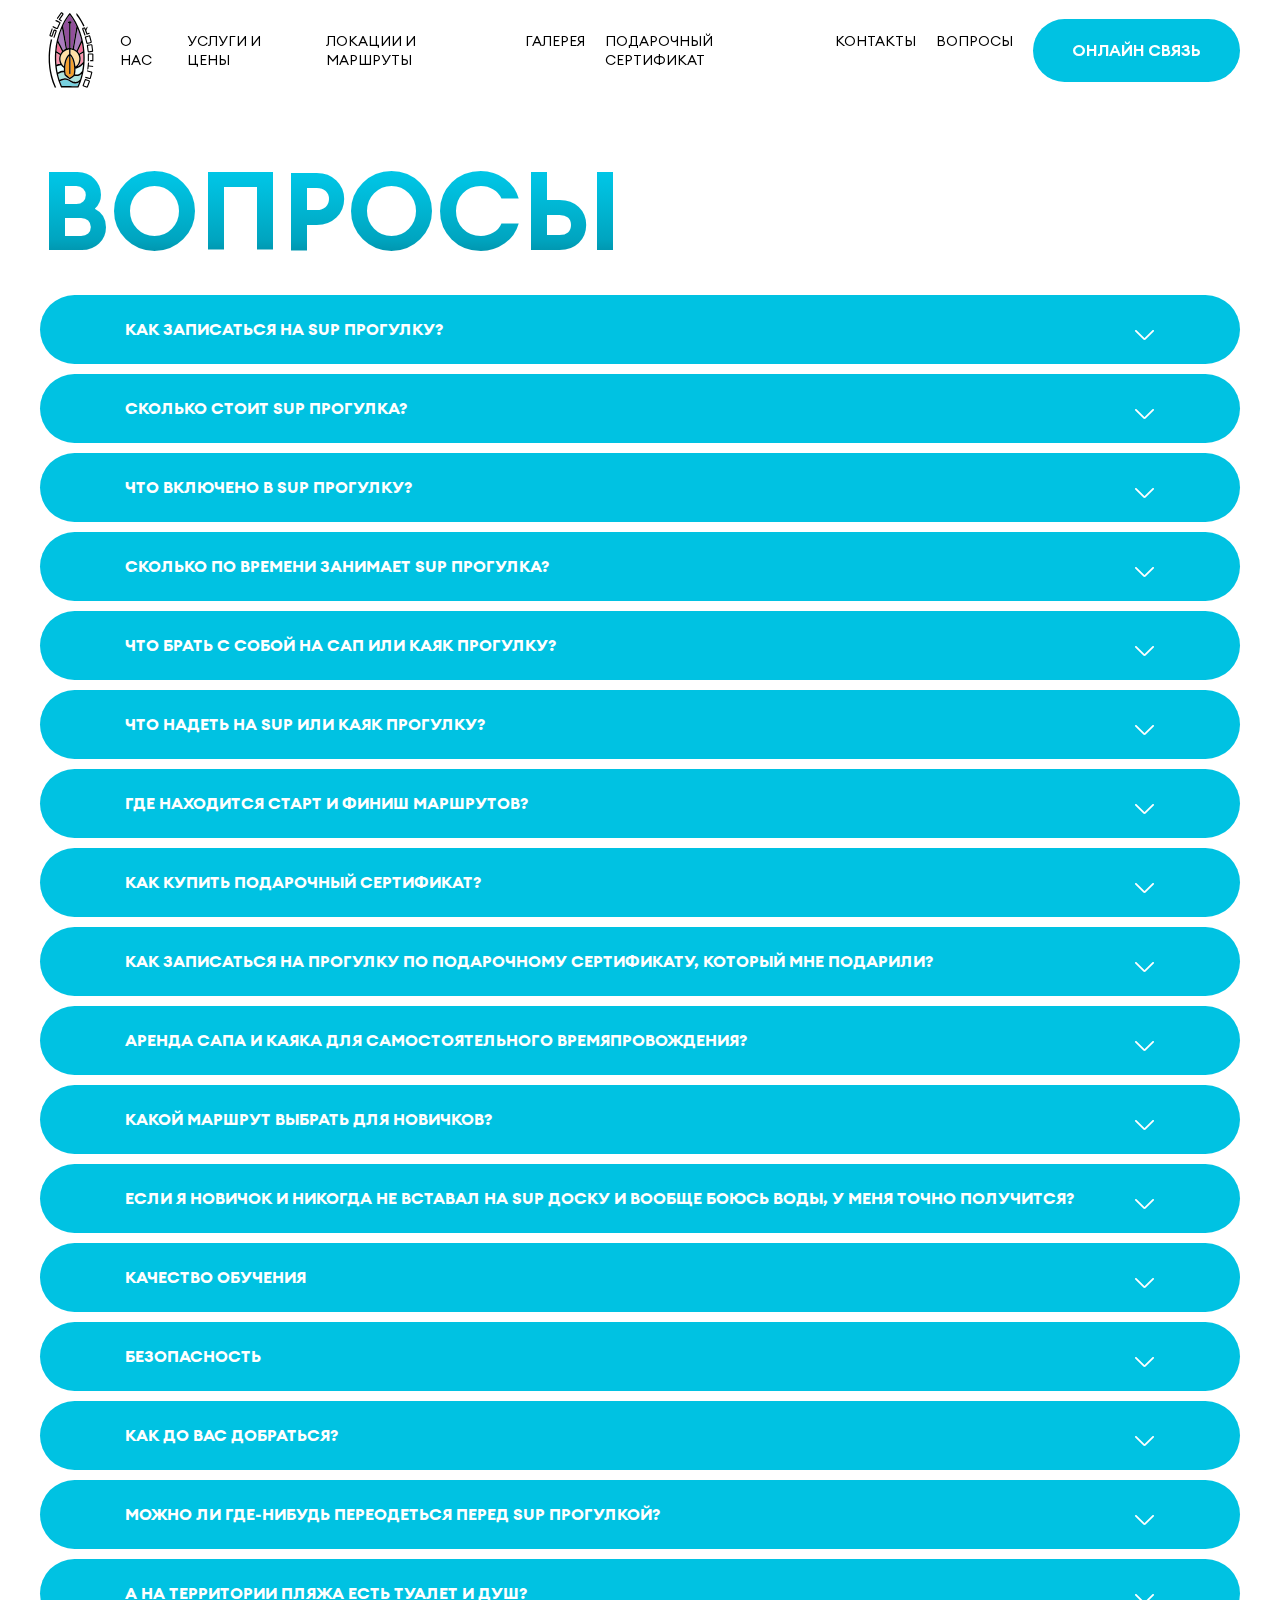
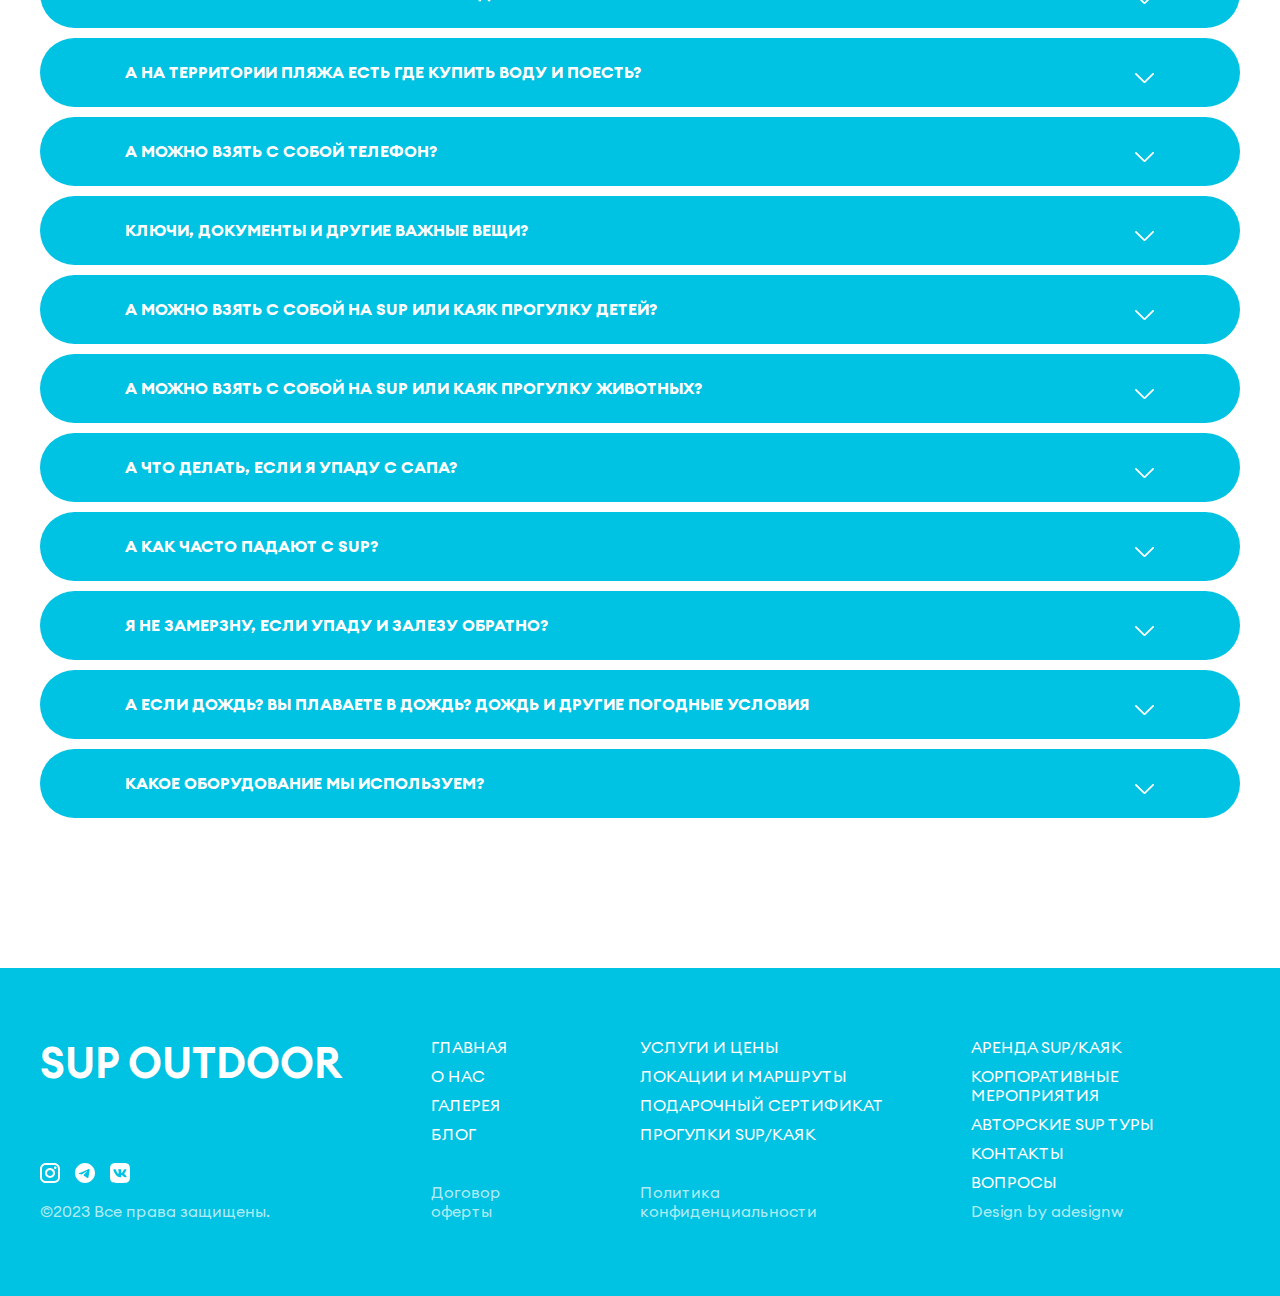
<file: questions.html>
<!DOCTYPE html><html lang="en"><head>
	<meta charset="UTF-8">
	<meta name="viewport" content="width=device-width, initial-scale=1.0">
	<title>Вопросы</title>
	<link rel="stylesheet" href="./css/questions.css">
	<link rel="stylesheet" href="./css/layout.css">
	<script src="./scripts/questions.js" defer=""></script>
</head>

<body>

	<div class="app">
		<header class="header">
			<div class="header__container">
				<a href="/index.html" class="header__logo">
					<img src="images/logo.svg" alt="Логотип">
				</a>
				<ul class="header__menu">
					<li class="header__list">
						<a href="/about.html" class="header__link">О нас</a>
					</li>
					<li class="header__list">
						<a href="/services.html" class="header__link">Услуги и цены</a>
					</li>
					<li class="header__list">
						<a href="/routes.html" class="header__link">Локации и маршруты</a>
					</li>
					<li class="header__list">
						<a href="/gallery.html" class="header__link">Галерея</a>
					</li>
					<li class="header__list">
						<a href="#" class="header__link">Подарочный сертификат</a>
					</li>
					<li class="header__list">
						<a href="/contacts.html" class="header__link">Контакты</a>
					</li>
					<li class="header__list">
						<a href="/questions.html" class="header__link">Вопросы</a>
					</li>
				</ul>

				<a href="/clients" class="header__button">Онлайн связь</a>

				<button class="header__burger"><span></span></button>

			</div>
		</header>

		<main class="main">

			<section class="ask">
				<div class="ask__container">
					<h2 class="ask__title">вопросы</h2>

					<div class="ask__items">

						<div class="ask__item">
							<div class="ask__question">
								Как записаться на SUP прогулку?
								<svg viewBox="0 0 23.2308 12.2263" fill="none" class="arrow-up" style="transform: rotate(180deg);">
									<path d="M22.1154 11.1108L12.1901 1.35742C12.1159 1.27954 12.0266 1.21753 11.9279 1.17505C11.8291 1.13281 11.7228 1.11084 11.6154 1.11084C11.508 1.11084 11.4017 1.13281 11.3029 1.17505C11.2042 1.21753 11.115 1.27954 11.0407 1.35742L1.11541 11.1108" stroke="#FFFFFF" stroke-opacity="1.000000" stroke-width="2.221727" stroke-linejoin="round" stroke-linecap="round"></path>
								</svg>
							</div>
							<div class="ask__content">
								<div class="ask__left">
									<p>Необходимо перейти по кнопке «Онлайн запись» в систему yclients. В записи есть маршруты, их описание, расписание и вся информация. Там же Вы сможете выбрать желаемый маршрут и время в нашем расписании, записаться и оплатить. Мы работаем по 100% предоплате. После записи на Вашу почту также придет вся информация.</p>
								</div>
								<div class="ask__right">
									<p class="ask__suptitle">Если запись не работает, просим связаться с нами через раздел контакты:</p>
									<a href="/contacts.html" class="ask__link">Контакты</a>
								</div>
							</div>
						</div>

						<div class="ask__item">
							<div class="ask__question">
								Сколько стоит SUP прогулка?
								<svg viewBox="0 0 23.2308 12.2263" fill="none" style="transform: rotate(180deg);">
									<path d="M22.1154 11.1108L12.1901 1.35742C12.1159 1.27954 12.0266 1.21753 11.9279 1.17505C11.8291 1.13281 11.7228 1.11084 11.6154 1.11084C11.508 1.11084 11.4017 1.13281 11.3029 1.17505C11.2042 1.21753 11.115 1.27954 11.0407 1.35742L1.11541 11.1108" stroke="#FFFFFF" stroke-opacity="1.000000" stroke-width="2.221727" stroke-linejoin="round" stroke-linecap="round"></path>
								</svg>
							</div>
							<div class="ask__content">
								<div class="ask__left">
									<p>Sup прогулки стоит от 2000 до 3900₽. <br><br> Цена зависит от выбранной локации, времени и дня недели. Более подробно цены можно изучить в форме онлайн записи (при клике на кнопку “онлайн запись”).</p>
									<p>В стоимость включено всё необходимое:</p>

									<form class="ask__form">
										<p>
											🔹Новое оборудование (SUP, весло, жилет, страховочный лиш)<br>
											🔹Обучение (теоретическая часть у воды)<br>
											🔹Сопровождение инструкторов на всем маршруте<br>
										</p>
									</form>

									<p>На каждой локации есть свои удобства в виде зоны для вещей, переодевания и т.д</p>
									<p>Старт и финиш любого из наших маршрутов в одном месте.</p>
								</div>
								<div class="ask__right">
									<p class="ask__suptitle">Для записи можно воспользоваться кнопкой «Онлайн запись»:</p>
									<a href="" class="ask__link">Онлайн запись</a>
								</div>
							</div>
						</div>

						<div class="ask__item">
							<div class="ask__question">
								Что включено в SUP прогулку?
								<svg viewBox="0 0 23.2308 12.2263" fill="none" style="transform: rotate(180deg);">
									<path d="M22.1154 11.1108L12.1901 1.35742C12.1159 1.27954 12.0266 1.21753 11.9279 1.17505C11.8291 1.13281 11.7228 1.11084 11.6154 1.11084C11.508 1.11084 11.4017 1.13281 11.3029 1.17505C11.2042 1.21753 11.115 1.27954 11.0407 1.35742L1.11541 11.1108" stroke="#FFFFFF" stroke-opacity="1.000000" stroke-width="2.221727" stroke-linejoin="round" stroke-linecap="round"></path>
								</svg>
							</div>
							<div class="ask__content">
								<div class="ask__left">
									<form class="ask__form">
										<p>
											🔹Курс обучения;<br><br>
											🔹Прокат нового надежного оборудования (SUP доска, карбоновое (легкое) sup весло);<br><br>
											🔹Спасательный жилет и страховочный лиш;<br><br>
											🔹Сопровождение на всем маршруте профессиональными инструкторами;<br><br>
											🔹Настроение и атмосфера!<br><br>
										</p>
									</form>
								</div>
								<div class="ask__right">
									<p class="ask__suptitle">Для записи можно воспользоваться кнопкой «Онлайн запись»:</p>
									<a href="" class="ask__link">Онлайн запись</a>
								</div>
							</div>
						</div>

						<div class="ask__item">
							<div class="ask__question">
								Сколько по времени занимает sup прогулка?
								<svg viewBox="0 0 23.2308 12.2263" fill="none" style="transform: rotate(180deg);">
									<path d="M22.1154 11.1108L12.1901 1.35742C12.1159 1.27954 12.0266 1.21753 11.9279 1.17505C11.8291 1.13281 11.7228 1.11084 11.6154 1.11084C11.508 1.11084 11.4017 1.13281 11.3029 1.17505C11.2042 1.21753 11.115 1.27954 11.0407 1.35742L1.11541 11.1108" stroke="#FFFFFF" stroke-opacity="1.000000" stroke-width="2.221727" stroke-linejoin="round" stroke-linecap="round"></path>
								</svg>
							</div>
							<div class="ask__content">
								<div class="ask__left">
									<p>SUP прогулка длится порядка 1,5-2,5 часа в зависимости от выбранной локации и маршрута. Как показал опыт, такая продолжительность занятия оптимальна – вам хватит времени для отработки всех навыков, и вы не успеете устать.</p>
									<p>Исключения по времени составляют лишь маршруты “Кругосветка” (3,5 часа) и “Корона” (3,5 часа). Эти маршруты подойдут для тех, кто уже плавал с нами на сапах хоть один раз.</p>
									<p>Специально для новичков (и не только) мы подготовили все наши маршруты. Они очень живописны, и вы получите истинное удовольствие, проходя их. Все маршруты подходят для новичков (за исключением Кругосветки и Короны, поскольку это более длительные маршруты и связаны и с sup техникой и выносливостью).</p>
									<p>Уже на первом занятии вы гарантированно встанете на доску и самостоятельно поплывете, освоите все основные моменты по технике гребли и маневру, научитесь держать баланс, преодолевать волнения на воде и правильно перемещаться по доске.</p>
								</div>
								<div class="ask__right">
									<p class="ask__suptitle">Для записи можно воспользоваться кнопкой «Онлайн запись»:</p>
									<a href="" class="ask__link">Онлайн запись</a>
								</div>
							</div>
						</div>

						<div class="ask__item">
							<div class="ask__question">
								что брать с собой на сап или каяк прогулку?
								<svg viewBox="0 0 23.2308 12.2263" fill="none" style="transform: rotate(180deg);">
									<path d="M22.1154 11.1108L12.1901 1.35742C12.1159 1.27954 12.0266 1.21753 11.9279 1.17505C11.8291 1.13281 11.7228 1.11084 11.6154 1.11084C11.508 1.11084 11.4017 1.13281 11.3029 1.17505C11.2042 1.21753 11.115 1.27954 11.0407 1.35742L1.11541 11.1108" stroke="#FFFFFF" stroke-opacity="1.000000" stroke-width="2.221727" stroke-linejoin="round" stroke-linecap="round"></path>
								</svg>
							</div>
							<div class="ask__content">
								<div class="ask__left">
									<form class="ask__form">
										<p>
											🔹Бутылку воды (желательно многоразовую) и минимум 1л воды на человека;<br><br>
											🔹Купальник/одежду для сап прогулки (потому что если вы упадете в воду в единственной одежде, в которой пришли, то будет очень неприятно возвращаться в ней домой);<br><br>
											🔹Крем от загара или для загара<br><br>
											🔹Гидромешок, если он у вас есть, и если вы хотите что-то взять с собой на заплыв (это необязательно - у нас есть зона, где можно оставить все свои вещи в безопасности);<br><br>
											🔹Влагозащитный чехол для телефона, если он у вас есть, и если вы хотите взять телефон с собой на заплыв;<br><br>
											🔹Поясная сумка, если вы планируете взять с собой телефон (а телефон сам по себе влагозащитный), или что-нибудь еще, что не боится воды <br><br>
											🔹Головной убор от солнца;<br><br>
											🔹Солнечные очки + страховочная веревочка, чтобы очки не утонули, если вы вдруг упадете в воду;<br><br>
											🔹Полотенце - оно может понадобиться после заплыва, если вы захотите искупаться или вам кто-то поможет это сделать;<br><br>
											🔹Если вы выбрали ранний или вечерний маршрут, то может понадобиться средство от комаров;<br><br>
											🔹Настроение и бодрость!<br>
										</p>
									</form>

									<p>На каждом сапе если специальные резинки, куда можно будет закрепить все выше перечисленное и не только.</p>
								</div>
								<div class="ask__right">
									<p class="ask__suptitle">Для записи можно воспользоваться кнопкой «Онлайн запись»:</p>
									<a href="" class="ask__link">Онлайн запись</a>
								</div>
							</div>
						</div>

						<div class="ask__item">
							<div class="ask__question">
								Что надеть на sup или каяк прогулку?
								<svg viewBox="0 0 23.2308 12.2263" fill="none" style="transform: rotate(180deg);">
									<path d="M22.1154 11.1108L12.1901 1.35742C12.1159 1.27954 12.0266 1.21753 11.9279 1.17505C11.8291 1.13281 11.7228 1.11084 11.6154 1.11084C11.508 1.11084 11.4017 1.13281 11.3029 1.17505C11.2042 1.21753 11.115 1.27954 11.0407 1.35742L1.11541 11.1108" stroke="#FFFFFF" stroke-opacity="1.000000" stroke-width="2.221727" stroke-linejoin="round" stroke-linecap="round"></path>
								</svg>
							</div>
							<div class="ask__content">
								<div class="ask__left">
									<p>Помните, что на SUP мы не просто стоим, а гребем, а значит активно разогреваемся. Соответственно, нам чаще жарко, чем холодно. Но, конечно же, не стоит забывать и о погоде.</p>
									<p>Если погода обещает быть тёплой - а это все что +15 и выше, то смело надевайте шорты, купальники, легкие футболки, желательно лайкру, чтобы не обгореть, а также кепку, очки и крем от загара. Для очков не забывайте страховочную веревочку, чтобы в конце прогулки не остаться без очков.</p>
								</div>
								<div class="ask__right">
									<p class="ask__suptitle">Для записи можно воспользоваться кнопкой «Онлайн запись»:</p>
									<a href="" class="ask__link">онлайн запись</a>
								</div>
							</div>
						</div>
						<div class="ask__item">
							<div class="ask__question">
								Где находится старт и финиш маршрутов?
								<svg viewBox="0 0 23.2308 12.2263" fill="none" style="transform: rotate(180deg);">
									<path d="M22.1154 11.1108L12.1901 1.35742C12.1159 1.27954 12.0266 1.21753 11.9279 1.17505C11.8291 1.13281 11.7228 1.11084 11.6154 1.11084C11.508 1.11084 11.4017 1.13281 11.3029 1.17505C11.2042 1.21753 11.115 1.27954 11.0407 1.35742L1.11541 11.1108" stroke="#FFFFFF" stroke-opacity="1.000000" stroke-width="2.221727" stroke-linejoin="round" stroke-linecap="round"></path>
								</svg>
							</div>
							<div class="ask__content">
								<div class="ask__left">
									<p>Старт и финиш любой прогулки в любой из локаций начинается и заканчивается на нашей базе в одном месте - откуда мы выходим на заплыв, туда и возвращаемся.</p><br>
									<p>Локация Серебряный Бор пляж №3 - старт и финиш в одном месте.</p><br>
									<p>Локация Усадьба Архангельское - старт и финиш в одном месте.</p>
									
								</div>
								<div class="ask__right">
									<p class="ask__suptitle">В разделе контакты Вы найдете адреса, карты и подробные схемы, как добраться до наших локаций.</p>
									<a href="/contacts.html" class="ask__link">Контакты</a>
								</div>
							</div>
						</div>

						<div class="ask__item">
							<div class="ask__question">
								Как купить подарочный сертификат?
								<svg viewBox="0 0 23.2308 12.2263" fill="none" style="transform: rotate(180deg);">
									<path d="M22.1154 11.1108L12.1901 1.35742C12.1159 1.27954 12.0266 1.21753 11.9279 1.17505C11.8291 1.13281 11.7228 1.11084 11.6154 1.11084C11.508 1.11084 11.4017 1.13281 11.3029 1.17505C11.2042 1.21753 11.115 1.27954 11.0407 1.35742L1.11541 11.1108" stroke="#FFFFFF" stroke-opacity="1.000000" stroke-width="2.221727" stroke-linejoin="round" stroke-linecap="round"></path>
								</svg>
							</div>
							<div class="ask__content">
								<div class="ask__left border-none">
									<p>Если вы хотите купить подарочный Сертификат, можно перейти по кнопке:</p>
									<a href="" class="ask__link link-margin">купить</a>
									
									<p style="margin-top: 10px;">А на странице “Подарочный сертификат” Вы сможете более подробно узнать, как работает наш сертификат - переходите по кнопке “подробнее”:</p>
									<a href="" class="ask__link">подробнее</a>
								</div>
							</div>
						</div>

						<div class="ask__item">
							<div class="ask__question">
								Как записаться на прогулку по подарочному сертификату, который мне подарили?
								<svg viewBox="0 0 23.2308 12.2263" fill="none" style="transform: rotate(180deg);">
									<path d="M22.1154 11.1108L12.1901 1.35742C12.1159 1.27954 12.0266 1.21753 11.9279 1.17505C11.8291 1.13281 11.7228 1.11084 11.6154 1.11084C11.508 1.11084 11.4017 1.13281 11.3029 1.17505C11.2042 1.21753 11.115 1.27954 11.0407 1.35742L1.11541 11.1108" stroke="#FFFFFF" stroke-opacity="1.000000" stroke-width="2.221727" stroke-linejoin="round" stroke-linecap="round"></path>
								</svg>
							</div>
							<div class="ask__content">
								<div class="ask__left">
									<form class="ask__form">
										<p>Вам необходимо выбрать, на какую прогулку вы хотите записаться в Серебряном Бору, выбрать сап или каяк, (расписание + описание маршрутов есть в онлайн записи), определиться со временем — и связаться с нами в Вотсапе, который есть в разделе контакты.</p>
										<p>
											🔹Сообщение нам отправляйте в таком формате (пример):
										</p>
										<p>Прошу записать меня на сап прогулку или каяк прогулку (нужно выбрать) в Серебряном бору.</p>
										<p>
											<span>Дата: xx.xx</span>
											<span>Время: xx:xx</span>
											<span>Сколько человек: 1 или 2 (в зависимости от того на сколько человек был подарен сертификат)</span>
											<span>Номер сертификата: xxxxxxxx</span>
											<span>Контактный номер: +7xxxxxxxxxx</span>
											<span>Имя: xxxxx</span>
										</p>
										<p>
											🔹Записаться нужно за 2-4 дня до выбранной прогулки.
										</p>
									</form>
								</div>
								<div class="ask__right">
									<p class="ask__suptitle">Чтобы посмотреть расписание и информацию по маршрутам воспользуйтесь кнопкой «Онлайн запись»:</p>
									<a href="" class="ask__link ask__link-margin">Онлайн запись</a>
									<p class="ask__suptitle">Чтобы связаться с нами для записи на прогулку воспользуйтесь кнопкой «WhatsApp»:</p>
									<a href="" class="ask__link ask__link-margin">WhatsApp</a>
									<p class="ask__suptitle">Чтобы узнать адрес и схему проезда к локации Серебряный Бор воспользуйтесь кнопкой «Контакты»:</p>
									<a href="/contacts.html" class="ask__link ask__link-margin">контакты</a>
								</div>
							</div>
						</div>

						<div class="ask__item">
							<div class="ask__question">
								Аренда сапа и каяка для самостоятельного времяпровождения?
								<svg viewBox="0 0 23.2308 12.2263" fill="none" style="transform: rotate(180deg);">
									<path d="M22.1154 11.1108L12.1901 1.35742C12.1159 1.27954 12.0266 1.21753 11.9279 1.17505C11.8291 1.13281 11.7228 1.11084 11.6154 1.11084C11.508 1.11084 11.4017 1.13281 11.3029 1.17505C11.2042 1.21753 11.115 1.27954 11.0407 1.35742L1.11541 11.1108" stroke="#FFFFFF" stroke-opacity="1.000000" stroke-width="2.221727" stroke-linejoin="round" stroke-linecap="round"></path>
								</svg>
							</div>
							<div class="ask__content">
								<div class="ask__left">
									<form class="ask__form">
										<p><span class="boldBlue__span">Если вы никогда не управляли сапом и хотите покататься, то для вас идеальный вариант - это сап прогулка.</span><br> Маршруты и расписание по кнопке “Онлайн запись”️.</p>
										<span class="boldBlue__span">Аренда вне группы для самостоятельной прогулки подходит только для людей, которые уже имели успешный опыт управления доской, то есть для тех, кто:</span>
										<br>
										<p>
											🔹Умеет грести стоя;<br>
											🔹Умеет делать повороты и развороты;<br>
											🔹Знает, как сдавать назад;<br>
											🔹Умеет плавать;<br>
											🔹Уверен в себе;<br>
											🔹Знает акваторию Серебряного Бора или Архангельское.
										<p>
										<p>Если вы хотите забронировать сап для самостоятельного сплава и обладаете навыками выше вам следует :</p>
										<p>
											<span>1. Перейти в расписание интересующей вас локации;</span>
											<span>2. Забронировать прогулку и в комментариях написать, что вы хотите плыть САМОСТОЯТЕЛЬНО;</span>
											<span>3. Приехать заранее ко времени прогулки, мы сможем выдать вам оборудование, и вы сможете плыть самостоятельно в любом направлении по <span class="boldBlue__span">правилам акватории.</span></span>
										</p>
										<br>
										<span class="boldBlue__span">
											Цена аренды = цена прогулки.<br> 
											Длительность аренды = длительность прогулки по расписанию. <br>
											У нас нет почасовой аренды, только по времени и расписанию прогулок. Приехать к другому времени нельзя, аренда для самос</span>
										<br>
										<p>
											Если вы записались на 10:00, значит вы приезжаете к 09:40, мы выдаём вам оборудование, и вы сможете плавать до 12:30 +-. 
											Если вы записались на 13:00, вы приезжаете к 12:40 и плаваете до 15:30 +- и т.д
										</p>
										<br>
										<p>
											Приехать к другому времени нельзя, аренда для самостоятельных сплавов подвязана под регулярные группы для прогулки.
										</p>
										<br>
										<p>Вы сможете выбрать любую доску, какую захотите из нашего парка надувных досок.</p>
										<p>После оплаты на Вашу почту придет вся информация о том, как добраться и т.д. 
											Также Вы можете самостоятельно ознакомиться на нашем сайте с адресами наших локаций, картами и схемами проезда в разделе контакты.</p>
										<hr style="height: 2px; background-color:#00C2E2;width: 100px;">
										<br>
										<p><span class="boldBlue__span">Для каяков</span> система точно такая же в будни. В выходные доступна почасовая аренда (2500₽/час). Самостоятельную прогулку на каяках в будни нужно бронировать заранее, а в выходные также доступен формат живой очереди, то есть можно приехать к нам, не бронируя каяк заранее. Единственный минус - свободных каяков может не быть. </p>
										</form>
								</div>
								<div class="ask__right">
									<p class="ask__suptitle">Чтобы посмотреть расписание и информацию по маршрутам воспользуйтесь кнопкой «Онлайн запись»:</p>
									<a href="" class="ask__link ask__link-margin">Онлайн запись</a>
								
									<p class="ask__suptitle">Чтобы узнать адрес и схему проезда к локации Серебряный Бор воспользуйтесь кнопкой «Контакты»:</p>
									<a href="/contacts.html" class="ask__link ask__link-margin">контакты</a>
								</div>
							</div>
						</div>
						<div class="ask__item">
							<div class="ask__question">
								Какой маршрут выбрать для новичков?
								<svg viewBox="0 0 23.2308 12.2263" fill="none" style="transform: rotate(180deg);">
									<path d="M22.1154 11.1108L12.1901 1.35742C12.1159 1.27954 12.0266 1.21753 11.9279 1.17505C11.8291 1.13281 11.7228 1.11084 11.6154 1.11084C11.508 1.11084 11.4017 1.13281 11.3029 1.17505C11.2042 1.21753 11.115 1.27954 11.0407 1.35742L1.11541 11.1108" stroke="#FFFFFF" stroke-opacity="1.000000" stroke-width="2.221727" stroke-linejoin="round" stroke-linecap="round"></path>
								</svg>
							</div>
							<div class="ask__content">
								<div class="ask__left">
									<form class="ask__form">
										<p>В локации Серебряный Бор: маршрут Sup утр, маршрут Живописный Мост, маршрут Бездонное Озеро, маршрут SUP закат.</p>
										<br>
										<p>В локации Архангельское: маршрут Остров, маршрут SUP закат.</p>
										<br>
										<p>
											Все эти маршруты идеально подойдут для людей, которые хотят попробовать SUP первый раз или хотят активно провести время.
										</p>
									</form>
								</div>
								<div class="ask__right">
									<p class="ask__suptitle">Для записи можно воспользоваться кнопкой «Онлайн запись»:</p>
									<a href="" class="ask__link ask__link-margin">Онлайн запись</a>
								</div>
							</div>
						</div>
						<div class="ask__item">
							<div class="ask__question">
								Если я новичок и никогда не вставал на sup доску и вообще боюсь воды, у меня точно получится?
								<svg viewBox="0 0 23.2308 12.2263" fill="none" style="transform: rotate(180deg);">
									<path d="M22.1154 11.1108L12.1901 1.35742C12.1159 1.27954 12.0266 1.21753 11.9279 1.17505C11.8291 1.13281 11.7228 1.11084 11.6154 1.11084C11.508 1.11084 11.4017 1.13281 11.3029 1.17505C11.2042 1.21753 11.115 1.27954 11.0407 1.35742L1.11541 11.1108" stroke="#FFFFFF" stroke-opacity="1.000000" stroke-width="2.221727" stroke-linejoin="round" stroke-linecap="round"></path>
								</svg>
							</div>
							<div class="ask__content">
								<div class="ask__left">
									<form class="ask__form">
										<p>Одно из основных направлений нашей Sup команды – это обучение и прогулки для новичков – для людей, которые ни разу не стояли на sup доске, но хотят попробовать и освоить этот вид активности на воде! Мы существуем более 6 лет, и за это время через нас прошло более 30.000 человек, из которых 95% людей встали на SUP доску первый раз! А сейчас это их любимая водная активность.</p>
										<br>
										<p>Для sup нет ограничений по возрасту, и неважно, какая у вас физическая форма, и даже неважно, умеете ли вы плавать или нет!</p>
										<br>
										<p>
											SUP можно освоить легко и довольно быстро, потребуется внимательно послушать инструктаж перед началом прогулки и применить это сразу на практике.
										</p>
										<br>
										<p>Во время прогулки всегда будет инструктор, который будет следить за Вашей безопасностью, направлять Вас по маршруту, и при возможности корректировать Вашу технику.</p>
										<br>
										<p>
											Мы плаваем в безопасных акваториях, где нет течения.
										</p>
										<br>
										<p>У нас очень большой опыт: мы начинали плавать на сапах, когда многие в России даже не знали, что это такое. Мы занимаемся организацией SUP прогулок с 2015 года. Доверяйте свой отдых профессионалам. </p>
										<br>
										<p>У нас огромный парк новых SUP досок, новых весел и новых жилетов — детские, женские, мужские; доски подбираем под вес гостя, весло под рост, а также учитываем много других особенностей.</p>
										<br>
										<p>Отдыхая у нас, Вы получите удовольствие и комфорт!</p>
									</form>
								</div>
								<div class="ask__right">
									<p class="ask__suptitle">Для записи можно воспользоваться кнопкой «Онлайн запись»:</p>
									<a href="" class="ask__link ask__link-margin">Онлайн запись</a>
								</div>
							</div>
						</div>
						<div class="ask__item">
							<div class="ask__question">
								Качество обучения
								<svg viewBox="0 0 23.2308 12.2263" fill="none" style="transform: rotate(180deg);">
									<path d="M22.1154 11.1108L12.1901 1.35742C12.1159 1.27954 12.0266 1.21753 11.9279 1.17505C11.8291 1.13281 11.7228 1.11084 11.6154 1.11084C11.508 1.11084 11.4017 1.13281 11.3029 1.17505C11.2042 1.21753 11.115 1.27954 11.0407 1.35742L1.11541 11.1108" stroke="#FFFFFF" stroke-opacity="1.000000" stroke-width="2.221727" stroke-linejoin="round" stroke-linecap="round"></path>
								</svg>
							</div>
							<div class="ask__content">
								<div class="ask__left">
									<form class="ask__form">
										<p>Несмотря на кажущуюся простоту, процесс обучение SUP включает в себя несколько важных моментов, которые необходимо усвоить и правильно применять, чтобы в дальнейшем вы смогли самостоятельно плавать, получать удовольствие от процесса и не попадать в неприятные ситуации.<br><br>
											Команда SUP OUTDOOR состоит из реальных опытных инструкторов, мы плавали везде, где только можно, и в таких различных условиях, что, поверьте, нам есть, что рассказать и поделиться опытом SUP и SURF.<br><br>
											К тому же, мы закончили международные курсы по стандартам ISA (Международная ассоциация серфинга), а также у каждого инструктора есть сертификат «Оказания первой помощи при спасении на воде», поэтому мы являемся сертифицироваными спасателями на воде.<br><br>
											За годы работы мы обучили и поставили на сап более 12.000 человек.<br><br>
											Каждая SUP прогулка - это обучение, которое поможет вам освоить SUP бординг до уровня «уверенный пользователь», что позволит вам покорять моря и океаны.</p>
									</form>
								</div>
								<div class="ask__right">
									<p class="ask__suptitle">Также Вы можете почитать о нас в разделе “О нас”:️</p>
									<a href="" class="ask__link ask__link-margin">о нас</a>
									<p class="ask__suptitle">Для записи можно воспользоваться кнопкой «Онлайн запись»:</p>
									<a href="" class="ask__link ask__link-margin">Онлайн запись</a>
								</div>
							</div>
						</div>
						<div class="ask__item">
							<div class="ask__question">
								Безопасность
								<svg viewBox="0 0 23.2308 12.2263" fill="none" style="transform: rotate(180deg);">
									<path d="M22.1154 11.1108L12.1901 1.35742C12.1159 1.27954 12.0266 1.21753 11.9279 1.17505C11.8291 1.13281 11.7228 1.11084 11.6154 1.11084C11.508 1.11084 11.4017 1.13281 11.3029 1.17505C11.2042 1.21753 11.115 1.27954 11.0407 1.35742L1.11541 11.1108" stroke="#FFFFFF" stroke-opacity="1.000000" stroke-width="2.221727" stroke-linejoin="round" stroke-linecap="round"></path>
								</svg>
							</div>
							<div class="ask__content">
								<div class="ask__left">
									<form class="ask__form">
										<p>Безопасность – самый важный аспект, которому мы уделяем максимум внимания!<br><br> 
											Всем участникам заплыва выдается спасательный жилет, подбираются SUP доски, в нашей команде мы используем только премиальные бренды SUP досок, такие как Starboard, Foсus и Aztron. Все доски имеют оптимальную форму для комфортных сап путешествий.<br><br> 
											Все наши весла сделана из карбона и обладают положительной плавучестью, и если весло упадет в воду, вы сможете спокойно и без паники достать его из воды и продолжить заплыв.<br><br> 
											Также к ноге участника заплыва привязывается страховочный лиш, который не позволит уплыть доске, если вы вдруг упали в воду.<br><br> 
											На каждом маршруте группу сопровождает профессиональный сап инструктор-спасатель, который отлично знает акваторию, а следовательно прогулка пройдет максимально комфортно и безопасно для всех участников заплыва.</p>
									</form>
								</div>
								<div class="ask__right">
									<p class="ask__suptitle">Для записи можно воспользоваться кнопкой «Онлайн запись»:</p>
									<a href="" class="ask__link ask__link-margin">Онлайн запись</a>
								</div>
							</div>
						</div>
						<div class="ask__item">
							<div class="ask__question">
								Как до вас добраться?
								<svg viewBox="0 0 23.2308 12.2263" fill="none" style="transform: rotate(180deg);">
									<path d="M22.1154 11.1108L12.1901 1.35742C12.1159 1.27954 12.0266 1.21753 11.9279 1.17505C11.8291 1.13281 11.7228 1.11084 11.6154 1.11084C11.508 1.11084 11.4017 1.13281 11.3029 1.17505C11.2042 1.21753 11.115 1.27954 11.0407 1.35742L1.11541 11.1108" stroke="#FFFFFF" stroke-opacity="1.000000" stroke-width="2.221727" stroke-linejoin="round" stroke-linecap="round"></path>
								</svg>
							</div>
							<div class="ask__content">
								<div class="ask__left">
									<form class="ask__form">
										<p>Адреса, геометки на картах, а также подробные схемы проезда к нашим локациям есть в разделе контакты.</p><br>
										<a href="/contacts.html" class="ask__link ask__link-margin" style="max-width: 30%;min-width: 220px;">Контакты</a>
										<br>
										<p>Так же после оплаты прогулки вам на почту придет письмо с подробной схемой проезда, пожалуйста, укажите почту правильно, а после оплаты проверьте почту! Лучше приехать заранее, чтобы не опоздать и спокойно подготовиться к SUP путешествию.</p>
									</form>
								</div>
								<div class="ask__right">
									<p class="ask__suptitle">Для записи можно воспользоваться кнопкой «Онлайн запись»:</p>
									<a href="" class="ask__link ask__link-margin">Онлайн запись</a>
								</div>
							</div>
						</div>
						<div class="ask__item">
							<div class="ask__question">
								Можно ли где-нибудь переодеться перед sup прогулкой?
								<svg viewBox="0 0 23.2308 12.2263" fill="none" style="transform: rotate(180deg);">
									<path d="M22.1154 11.1108L12.1901 1.35742C12.1159 1.27954 12.0266 1.21753 11.9279 1.17505C11.8291 1.13281 11.7228 1.11084 11.6154 1.11084C11.508 1.11084 11.4017 1.13281 11.3029 1.17505C11.2042 1.21753 11.115 1.27954 11.0407 1.35742L1.11541 11.1108" stroke="#FFFFFF" stroke-opacity="1.000000" stroke-width="2.221727" stroke-linejoin="round" stroke-linecap="round"></path>
								</svg>
							</div>
							<div class="ask__content">
								<div class="ask__left">
									<form class="ask__form">
										<span class="boldBlue__span">Локация Серебряный Бор</span><br>
										<p>Конечно! Для удобства наших гостей на территории нашей станции в Серебряном Бору расположены кабинки для переодевания, душевые кабины, туалеты и место для хранения личных вещей. Также на территории зоны отдыха La Plage работают ресторан и бар, после sup прогулки вы сможете расслабиться и вкусно покушать (по промокоду SUP OUTDOOR будет действовать скидка в кафе LaPlage).</p><br>
										<span class="boldBlue__span">Локация Усадьба Архангельское</span><br>
										<p>Что касается sup станции рядом с Усадьбой Архангельское — лес — наше все. Мы установили специальную палатку для переодеваний, где вы сможете с комфортом переодеться.</p>
									</form>
								</div>
								<div class="ask__right">
									<p class="ask__suptitle">Для записи можно воспользоваться кнопкой «Онлайн запись»:</p>
									<a href="" class="ask__link ask__link-margin">Онлайн запись</a>
								</div>
							</div>
						</div>
						<div class="ask__item">
							<div class="ask__question">
								А на территории пляжа есть туалет и душ?
								<svg viewBox="0 0 23.2308 12.2263" fill="none" style="transform: rotate(180deg);">
									<path d="M22.1154 11.1108L12.1901 1.35742C12.1159 1.27954 12.0266 1.21753 11.9279 1.17505C11.8291 1.13281 11.7228 1.11084 11.6154 1.11084C11.508 1.11084 11.4017 1.13281 11.3029 1.17505C11.2042 1.21753 11.115 1.27954 11.0407 1.35742L1.11541 11.1108" stroke="#FFFFFF" stroke-opacity="1.000000" stroke-width="2.221727" stroke-linejoin="round" stroke-linecap="round"></path>
								</svg>
							</div>
							<div class="ask__content">
								<div class="ask__left">
									<form class="ask__form">
										<span class="boldBlue__span">Локация Серебряный Бор</span><br>
										<p>Для удобства наших гостей на территории нашей станции в Серебряном Бору расположены кабинки для переодевания, душевые кабины (открытого типа), современные туалеты.</p><br>
										<span class="boldBlue__span">Локация Усадьба Архангельское</span><br>
										<p>Тут с туалетными делами похуже, здесь туалетов нет, придется использовать дары леса.</p>
									</form>
								</div>
								<div class="ask__right">
									<p class="ask__suptitle">Для записи можно воспользоваться кнопкой «Онлайн запись»:</p>
									<a href="" class="ask__link ask__link-margin">Онлайн запись</a>
								</div>
							</div>
						</div>
						<div class="ask__item">
							<div class="ask__question">
								А на территории пляжа есть где купить воду и поесть?
								<svg viewBox="0 0 23.2308 12.2263" fill="none" style="transform: rotate(180deg);">
									<path d="M22.1154 11.1108L12.1901 1.35742C12.1159 1.27954 12.0266 1.21753 11.9279 1.17505C11.8291 1.13281 11.7228 1.11084 11.6154 1.11084C11.508 1.11084 11.4017 1.13281 11.3029 1.17505C11.2042 1.21753 11.115 1.27954 11.0407 1.35742L1.11541 11.1108" stroke="#FFFFFF" stroke-opacity="1.000000" stroke-width="2.221727" stroke-linejoin="round" stroke-linecap="round"></path>
								</svg>
							</div>
							<div class="ask__content">
								<div class="ask__left">
									<form class="ask__form">
										<span class="boldBlue__span">Локация Серебряный Бор</span><br>
										<p>Конечно! На территории зоны отдыха La Plage работают ресторан и бар, там вы сможете купить воду, расслабиться и вкусно покушать (по промокоду SUP OUTDOOR будет действовать скидка в кафе LaPlage).</p><br>
										<span class="boldBlue__span">Локация Усадьба Архангельское</span><br>
										<p>Что касается sup станции рядом с Усадьбой Архангельское, здесь нет кафе и баров, и магазинов тоже нет. Здесь только лес. Так что все необходимое (воду и съестные припасы лучше захватить с собой).</p>
									</form>
								</div>
								<div class="ask__right">
									<p class="ask__suptitle">Для записи можно воспользоваться кнопкой «Онлайн запись»:</p>
									<a href="" class="ask__link ask__link-margin">Онлайн запись</a>
								</div>
							</div>
						</div>
						<div class="ask__item">
							<div class="ask__question">
								А можно взять с собой телефон?
								<svg viewBox="0 0 23.2308 12.2263" fill="none" style="transform: rotate(180deg);">
									<path d="M22.1154 11.1108L12.1901 1.35742C12.1159 1.27954 12.0266 1.21753 11.9279 1.17505C11.8291 1.13281 11.7228 1.11084 11.6154 1.11084C11.508 1.11084 11.4017 1.13281 11.3029 1.17505C11.2042 1.21753 11.115 1.27954 11.0407 1.35742L1.11541 11.1108" stroke="#FFFFFF" stroke-opacity="1.000000" stroke-width="2.221727" stroke-linejoin="round" stroke-linecap="round"></path>
								</svg>
							</div>
							<div class="ask__content">
								<div class="ask__left">
									<form class="ask__form">
										<p>Все хотят взять с собой телефон, но боятся его намочить. Большинство современных телефонов с влагозащитой, а значит смело можно брать с собой. Главное, помнить, что телефон все равно может выпасть из рук и упасть на дно, где его не так-то просто будет найти. Идеально будет взять с собой поясную сумку и убрать туда ваш телефон, а ещё лучше, если у вас есть влагозащитный чехол на телефон, но убедительная просьба, не экономить, а взять качественный и надежный, чтобы телефон точно остался сухим и, главное, с вами.</p>
									</form>
								</div>
								<div class="ask__right">
									<p class="ask__suptitle">Для записи можно воспользоваться кнопкой «Онлайн запись»:</p>
									<a href="" class="ask__link ask__link-margin">Онлайн запись</a>
								</div>
							</div>
						</div>
						<div class="ask__item">
							<div class="ask__question">
								Ключи, документы и другие важные вещи?
								<svg viewBox="0 0 23.2308 12.2263" fill="none" style="transform: rotate(180deg);">
									<path d="M22.1154 11.1108L12.1901 1.35742C12.1159 1.27954 12.0266 1.21753 11.9279 1.17505C11.8291 1.13281 11.7228 1.11084 11.6154 1.11084C11.508 1.11084 11.4017 1.13281 11.3029 1.17505C11.2042 1.21753 11.115 1.27954 11.0407 1.35742L1.11541 11.1108" stroke="#FFFFFF" stroke-opacity="1.000000" stroke-width="2.221727" stroke-linejoin="round" stroke-linecap="round"></path>
								</svg>
							</div>
							<div class="ask__content">
								<div class="ask__left">
									<form class="ask__form">
										<p>Если вы отправляетесь в Серебряный Бор, то вы сможете оставить свои личные вещи в нашем сап доме, где вещи будут в безопасности и не нужно будет ничего брать с собой.<br><br>
											Если вы отправляется в Архангельское - это более дикие условия, но не беда, Инструктор, который плывет с вами, сможет взять ваши ключи с собой, убрав их в специальный непромокающий мешок (гидромешок).<br><br>
											Рекомендуем вам приобрести себе такой - очень удобная вещь для активного отдыха и путешествий.</p>
									</form>
								</div>
								<div class="ask__right">
									<p class="ask__suptitle">Для записи можно воспользоваться кнопкой «Онлайн запись»:</p>
									<a href="" class="ask__link ask__link-margin">Онлайн запись</a>
								</div>
							</div>
						</div>
						<div class="ask__item">
							<div class="ask__question">
								А можно взять с собой на sup или каяк прогулку детей?
								<svg viewBox="0 0 23.2308 12.2263" fill="none" style="transform: rotate(180deg);">
									<path d="M22.1154 11.1108L12.1901 1.35742C12.1159 1.27954 12.0266 1.21753 11.9279 1.17505C11.8291 1.13281 11.7228 1.11084 11.6154 1.11084C11.508 1.11084 11.4017 1.13281 11.3029 1.17505C11.2042 1.21753 11.115 1.27954 11.0407 1.35742L1.11541 11.1108" stroke="#FFFFFF" stroke-opacity="1.000000" stroke-width="2.221727" stroke-linejoin="round" stroke-linecap="round"></path>
								</svg>
							</div>
							<div class="ask__content">
								<div class="ask__left">
									<form class="ask__form">
										<p>Конечно! Мы очень любим детей и всегда рады, когда к нам на sup прогулку приходят маленькие гости.<br><br>
											Дети до 11 лет (примерно) путешествуют на sup доске только вместе с родителями, дети располагаются на носу доски, там они могу сидеть, лежать, плясать.<br><br>
											
											А вот дети от 12 лет могут самостоятельно управлять sup доской. Конечно, все индивидуально и зависит от физической силы и выносливости ребёнка, все же SUP - это достаточно большая активность.<br><br>
											
											Каждому ребенку (как и родителям) выдается спасательный жилет, который обязательно нужно надеть.<br><br>
											
											Доплата за ребенка, который на одной sup доске с родителями, не требуется. Вы просто оплачиваете билет и в комментариях пишите, что придете с ребёнком.<br><br>
											
											Дети чаще всего спокойно сидят и любуются видами, а в жаркую погоду будут только рады попрыгать с сапа в воду во время остановки.<br><br>
											
											Мы рекомендуем выбрать следующие маршруты для прогулки с ребёнком:<br><br>
											
											Серебряный Бор: маршрут Бездонное озеро и SUP закат.
											Архангельское: маршрут Остров и SUP закат.</p>
									</form>
								</div>
								<div class="ask__right">
									<p class="ask__suptitle">Для записи можно воспользоваться кнопкой «Онлайн запись»:</p>
									<a href="" class="ask__link ask__link-margin">Онлайн запись</a>
								</div>
							</div>
						</div>
						<div class="ask__item">
							<div class="ask__question">
								А можно взять с собой на sup или каяк прогулку животных?
								<svg viewBox="0 0 23.2308 12.2263" fill="none" style="transform: rotate(180deg);">
									<path d="M22.1154 11.1108L12.1901 1.35742C12.1159 1.27954 12.0266 1.21753 11.9279 1.17505C11.8291 1.13281 11.7228 1.11084 11.6154 1.11084C11.508 1.11084 11.4017 1.13281 11.3029 1.17505C11.2042 1.21753 11.115 1.27954 11.0407 1.35742L1.11541 11.1108" stroke="#FFFFFF" stroke-opacity="1.000000" stroke-width="2.221727" stroke-linejoin="round" stroke-linecap="round"></path>
								</svg>
							</div>
							<div class="ask__content">
								<div class="ask__left">
									<form class="ask__form">
										<p>Конечно! Мы чрезвычайно доброжелательны ко всем животным! Важно, чтобы они вели себя прилично и не боялись воды. И не забывайте, что большая часть досок — надувные, и главное, чтобы ваш шерстяной друг был спокоен и не пытался прокусить или пробить доску.<br><br>
											Максимальный вес для животного 25 кг.<br><br>
											Рекомендуем приобрести для четвероногого друга спасательный жилет, а также не забудьте взять ему с собой попить.</p>
									</form>
								</div>
								<div class="ask__right">
									<p class="ask__suptitle">Для записи можно воспользоваться кнопкой «Онлайн запись»:</p>
									<a href="" class="ask__link ask__link-margin">Онлайн запись</a>
								</div>
							</div>
						</div>
						<div class="ask__item">
							<div class="ask__question">
								А что делать, если я упаду с сапа?
								<svg viewBox="0 0 23.2308 12.2263" fill="none" style="transform: rotate(180deg);">
									<path d="M22.1154 11.1108L12.1901 1.35742C12.1159 1.27954 12.0266 1.21753 11.9279 1.17505C11.8291 1.13281 11.7228 1.11084 11.6154 1.11084C11.508 1.11084 11.4017 1.13281 11.3029 1.17505C11.2042 1.21753 11.115 1.27954 11.0407 1.35742L1.11541 11.1108" stroke="#FFFFFF" stroke-opacity="1.000000" stroke-width="2.221727" stroke-linejoin="round" stroke-linecap="round"></path>
								</svg>
							</div>
							<div class="ask__content">
								<div class="ask__left">
									<form class="ask__form">
										<p>Улыбаться и радоваться! Такие ситуации бывают, и в этом нет ничего страшного — ведь вернуться обратно на SUP займет у вас всего 5 секунд! Перед каждый выходом на воду, мы обязательно проводим курс обучения, и один из блоков — это как правильно и быстро забраться на SUP. Залезать на SUP не сложнее, чем залезать на кровать :)</span></p>
									</form>
								</div>
								<div class="ask__right">
									<p class="ask__suptitle">Для записи можно воспользоваться кнопкой «Онлайн запись»:</p>
									<a href="" class="ask__link ask__link-margin">Онлайн запись</a>
								</div>
							</div>
						</div>
						<div class="ask__item">
							<div class="ask__question">
								А как часто падают с SUP?
								<svg viewBox="0 0 23.2308 12.2263" fill="none" style="transform: rotate(180deg);">
									<path d="M22.1154 11.1108L12.1901 1.35742C12.1159 1.27954 12.0266 1.21753 11.9279 1.17505C11.8291 1.13281 11.7228 1.11084 11.6154 1.11084C11.508 1.11084 11.4017 1.13281 11.3029 1.17505C11.2042 1.21753 11.115 1.27954 11.0407 1.35742L1.11541 11.1108" stroke="#FFFFFF" stroke-opacity="1.000000" stroke-width="2.221727" stroke-linejoin="round" stroke-linecap="round"></path>
								</svg>
							</div>
							<div class="ask__content">
								<div class="ask__left">
									<form class="ask__form">
										<p>Если хорошо слушать инструктаж перед началом SUP прогулки, то шанс упасть минимальный, ведь все наши SUP доски идеально подходят для новичков, а значит максимально устойчивы и предсказуемы. Мы используем только проверенные годами модели сап досок, которые идеально подходят для первого раза и не только. И не забывайте, мы каждый год обновляем наш SUP флот, а значит все доски новые и надежные. Также не забывайте, что с вами на прогулке будет инструктор, который в случае чего, поможет забраться на сап или каяк обратно.</p>
									</form>
								</div>
								<div class="ask__right">
									<p class="ask__suptitle">Для записи можно воспользоваться кнопкой «Онлайн запись»:</p>
									<a href="" class="ask__link ask__link-margin">Онлайн запись</a>
								</div>
							</div>
						</div>
						<div class="ask__item">
							<div class="ask__question">
								Я не замерзну, если упаду и залезу обратно?
								<svg viewBox="0 0 23.2308 12.2263" fill="none" style="transform: rotate(180deg);">
									<path d="M22.1154 11.1108L12.1901 1.35742C12.1159 1.27954 12.0266 1.21753 11.9279 1.17505C11.8291 1.13281 11.7228 1.11084 11.6154 1.11084C11.508 1.11084 11.4017 1.13281 11.3029 1.17505C11.2042 1.21753 11.115 1.27954 11.0407 1.35742L1.11541 11.1108" stroke="#FFFFFF" stroke-opacity="1.000000" stroke-width="2.221727" stroke-linejoin="round" stroke-linecap="round"></path>
								</svg>
							</div>
							<div class="ask__content">
								<div class="ask__left">
									<form class="ask__form">
										<p>Вы не замерзните, потому что на вас будет правильная одежда, которая быстро высохнет (одежда из синтетических материалов), плюс, вы же продолжите двигаться, а значит будете согреваться в 10 раз активнее. Не стоит бояться замерзнуть, SUP - это спортивная активность, при которой часто очень жарко, и порой, даже когда на улице +20, у вас возникает желание искупаться. Мы открываем сезон в апреле, а закрываем в октябре, и в эти месяцы приходят в большинстве случаев все в первый раз, не переживайте, инструктор всегда с вами на маршруте.</p>
									</form>
								</div>
								<div class="ask__right">
									<p class="ask__suptitle">Для записи можно воспользоваться кнопкой «Онлайн запись»:</p>
									<a href="" class="ask__link ask__link-margin">Онлайн запись</a>
								</div>
							</div>
						</div>
						<div class="ask__item">
							<div class="ask__question">
								А если дождь? Вы плаваете в дождь? дождь и другие погодные условия
								<svg viewBox="0 0 23.2308 12.2263" fill="none" style="transform: rotate(180deg);">
									<path d="M22.1154 11.1108L12.1901 1.35742C12.1159 1.27954 12.0266 1.21753 11.9279 1.17505C11.8291 1.13281 11.7228 1.11084 11.6154 1.11084C11.508 1.11084 11.4017 1.13281 11.3029 1.17505C11.2042 1.21753 11.115 1.27954 11.0407 1.35742L1.11541 11.1108" stroke="#FFFFFF" stroke-opacity="1.000000" stroke-width="2.221727" stroke-linejoin="round" stroke-linecap="round"></path>
								</svg>
							</div>
							<div class="ask__content">
								<div class="ask__left">
									<form class="ask__form">
										<p>Вода сверху, вода снизу, не боимся, ведь SUP - это активный отдых, а значит дождь - это не помеха.<br><br>
											Конечно, дожди бывают разные, но если мы открыли запись - мы УВЕРЕНЫ, что в этот день будет такой дождь и такие погодные условия, которые позволят комфортно и безопасно кататься на SUP в сопровождении инструкторов. <br>
											Также стоит учитывать, что часто прогнозам верить нельзя: сегодня одно, завтра другое, и дождь - не повод отменять или переносить SUP путешествие, как показала практика, после прогулки под дождем остаются самые положительные воспоминания:)<br><br>
											Мы проверяем погоду по 4 профессиональным агрегаторам, и строим график SUP заплывов исходя из оптимальных погодных условий для комфортной SUP прогулки.<br><br>
											SUP сезон в Москве с марта по ноябрь, плаваем в любую погоду.</p>
									</form>
								</div>
								<div class="ask__right">
									<p class="ask__suptitle">Для записи можно воспользоваться кнопкой «Онлайн запись»:</p>
									<a href="" class="ask__link ask__link-margin">Онлайн запись</a>
								</div>
							</div>
						</div>
						<div class="ask__item">
							<div class="ask__question">
								Какое оборудование мы используем?
								<svg viewBox="0 0 23.2308 12.2263" fill="none" style="transform: rotate(180deg);">
									<path d="M22.1154 11.1108L12.1901 1.35742C12.1159 1.27954 12.0266 1.21753 11.9279 1.17505C11.8291 1.13281 11.7228 1.11084 11.6154 1.11084C11.508 1.11084 11.4017 1.13281 11.3029 1.17505C11.2042 1.21753 11.115 1.27954 11.0407 1.35742L1.11541 11.1108" stroke="#FFFFFF" stroke-opacity="1.000000" stroke-width="2.221727" stroke-linejoin="round" stroke-linecap="round"></path>
								</svg>
							</div>
							<div class="ask__content">
								<div class="ask__left">
									<form class="ask__form">
										<p>Мы одни из немногих в МИРЕ, кто использует в SUP организации премиум сегмент оборудования для своих гостей.<br><br>
											С первых дней мы используем только технологичные и надежные бренды SUP досок, такие как starboard, jobe, aztron, focus. 
											Качество оборудования = безопасность = комфорт = отдых.<br><br>
											Отличия наших досок от обычных сап досок:
											-вставая на наш сап, вы стоите на жесткой основе, сап не гуляет под вами, не сгибается;
											-у наших сапов высокий борд, благодаря чему вы стоите над водой, и ваши ноги сухие;
											-благодаря правильной конструкции доски из премиальных материалов, доска держит курс ровно, ею легко управлять и маневрировать.<br><br>
											Качество оборудования = качество и комфорт вашего времяпровождения! <br><br>
											Команда Sup Outdoor старается каждый день сделать так , чтобы отдых с нами был максимально комфортным и безопасным.</p>
									</form>
								</div>
								<div class="ask__right">
									<p class="ask__suptitle">Более подробно про оборудование можно изучить в нашем блоге:</p>
									<a href="/blog" class="ask__link ask__link-margin">Блог</a>
								</div>
							</div>
						</div>
					</div>

				</div>
			</section>

		</main>

		<footer class="footer">
			<div class="footer__container">

				<div class="footer__info">

					<a href="/" class="footer__logo">sup outdoor</a>

					<div class="footer__socials">
						<a href="" class="footer__social">
							<svg viewBox="0 0 25 25">
								<path id="Vector" d="M7.25 0L17.75 0C21.75 0 25 3.25 25 7.25L25 17.75C25 19.6729 24.2362 21.5171 22.8765 22.8765C21.5169 24.2363 19.6728 25 17.75 25L7.25 25C3.25 25 0 21.75 0 17.75L0 7.25C0 5.32715 0.763836 3.48291 2.12347 2.12354C3.48312 0.763672 5.32718 0 7.25 0ZM7 2.5C5.80653 2.5 4.66193 2.97412 3.81802 3.81787C2.97411 4.66211 2.5 5.80664 2.5 7L2.5 18C2.5 20.4873 4.5125 22.5 7 22.5L18 22.5C19.1935 22.5 20.3381 22.0259 21.182 21.1821C22.0259 20.3379 22.5 19.1934 22.5 18L22.5 7C22.5 4.5127 20.4875 2.5 18 2.5L7 2.5ZM19.0625 4.375C19.4769 4.375 19.8743 4.53955 20.1674 4.83252C20.4604 5.12549 20.625 5.52295 20.625 5.9375C20.625 6.35205 20.4604 6.74951 20.1674 7.04248C19.8743 7.33545 19.4769 7.5 19.0625 7.5C18.6481 7.5 18.2507 7.33545 17.9576 7.04248C17.6646 6.74951 17.5 6.35205 17.5 5.9375C17.5 5.52295 17.6646 5.12549 17.9576 4.83252C18.2507 4.53955 18.6481 4.375 19.0625 4.375ZM12.5 6.25C14.1576 6.25 15.7473 6.90869 16.9194 8.08057C18.0915 9.25293 18.75 10.8423 18.75 12.5C18.75 14.1577 18.0915 15.7471 16.9194 16.9194C15.7473 18.0913 14.1576 18.75 12.5 18.75C10.8424 18.75 9.25269 18.0913 8.08058 16.9194C6.90848 15.7471 6.25 14.1577 6.25 12.5C6.25 10.8423 6.90848 9.25293 8.08058 8.08057C9.25269 6.90869 10.8424 6.25 12.5 6.25ZM12.5 8.75C11.5054 8.75 10.5516 9.14502 9.84835 9.84814C9.14509 10.5518 8.75 11.5054 8.75 12.5C8.75 13.4946 9.14509 14.4482 9.84835 15.1519C10.5516 15.855 11.5054 16.25 12.5 16.25C13.4946 16.25 14.4484 15.855 15.1516 15.1519C15.8549 14.4482 16.25 13.4946 16.25 12.5C16.25 11.5054 15.8549 10.5518 15.1516 9.84814C14.4484 9.14502 13.4946 8.75 12.5 8.75Z" fill="#ffffff" fill-opacity="1.000000" fill-rule="nonzero"></path>
							</svg>
						</a>
						<a href="" class="footer__social">
							<svg viewBox="0 0 25 25">
								<path id="Vector" d="M12.5 0C5.6 0 0 5.6001 0 12.5C0 19.3999 5.6 25 12.5 25C19.4 25 25 19.3999 25 12.5C25 5.6001 19.4 0 12.5 0ZM18.3 8.5C18.1125 10.4751 17.3 15.2749 16.8875 17.4873C16.7125 18.4248 16.3625 18.7373 16.0375 18.7749C15.3125 18.8374 14.7625 18.2998 14.0625 17.8374C12.9625 17.1123 12.3375 16.6626 11.275 15.9624C10.0375 15.1499 10.8375 14.7002 11.55 13.9751C11.7375 13.7876 14.9375 10.875 15 10.6123C15.0087 10.5728 15.0075 10.5312 14.9966 10.4922C14.9857 10.4531 14.9654 10.417 14.9375 10.3877C14.8625 10.3252 14.7625 10.3501 14.675 10.3623C14.5625 10.3877 12.8125 11.5498 9.4 13.8501C8.9 14.1875 8.45 14.3623 8.05 14.3501C7.6 14.3374 6.75 14.1001 6.1125 13.8877C5.325 13.6377 4.7125 13.5 4.7625 13.0625C4.7875 12.8374 5.1 12.6123 5.6875 12.375C9.3375 10.7876 11.7625 9.7373 12.975 9.2373C16.45 7.7876 17.1625 7.5376 17.6375 7.5376C17.7375 7.5376 17.975 7.5625 18.125 7.6875C18.25 7.7876 18.2875 7.9248 18.3 8.0249C18.2875 8.1001 18.3125 8.3252 18.3 8.5Z" fill="#ffffff" fill-opacity="1.000000" fill-rule="nonzero"></path>
							</svg>
						</a>
						<a href="" class="footer__social">
							<svg viewBox="0 0 25 25">
								<path id="Vector" d="M16.3412 0L8.67125 0C1.66625 0 0 1.66602 0 8.65869L0 16.3286C0 23.3325 1.65375 25 8.65875 25L16.3288 25C23.3325 25 25 23.3462 25 16.3413L25 8.67139C25 1.66602 23.3463 0 16.3412 0ZM20.1825 17.8374L18.3587 17.8374C17.6687 17.8374 17.4612 17.2788 16.2238 16.041C15.1438 15 14.6875 14.8701 14.4138 14.8701C14.0363 14.8701 13.9325 14.9736 13.9325 15.4951L13.9325 17.1348C13.9325 17.5786 13.7888 17.8389 12.63 17.8389C11.5054 17.7632 10.4149 17.4214 9.44824 16.8418C8.4816 16.2622 7.66646 15.4614 7.07001 14.5049C5.65396 12.7427 4.66868 10.6738 4.1925 8.46387C4.1925 8.18994 4.29625 7.94238 4.8175 7.94238L6.64 7.94238C7.10875 7.94238 7.2775 8.15137 7.46124 8.63232C8.34625 11.2373 9.85625 13.5024 10.4688 13.5024C10.7038 13.5024 10.8062 13.3989 10.8062 12.8125L10.8062 10.1299C10.7287 8.90625 10.0788 8.80273 10.0788 8.35986C10.0871 8.24316 10.1406 8.13428 10.2279 8.05664C10.3151 7.97852 10.4293 7.9375 10.5462 7.94238L13.4113 7.94238C13.8025 7.94238 13.9325 8.1377 13.9325 8.60645L13.9325 12.2261C13.9325 12.6177 14.1013 12.7476 14.2188 12.7476C14.4538 12.7476 14.635 12.6177 15.065 12.1875C15.9886 11.061 16.7432 9.80615 17.305 8.4624C17.3624 8.30127 17.4711 8.16309 17.6144 8.06885C17.7577 7.9751 17.9278 7.93066 18.0988 7.94238L19.9225 7.94238C20.4688 7.94238 20.585 8.21631 20.4688 8.60645C19.8056 10.0918 18.9851 11.502 18.0213 12.8125C17.825 13.1123 17.7462 13.2686 18.0213 13.6201C18.2025 13.8936 18.8412 14.4277 19.2713 14.9351C19.8961 15.5581 20.415 16.2793 20.8075 17.0698C20.9637 17.5776 20.7025 17.8374 20.1825 17.8374Z" fill="#ffffff" fill-opacity="1.000000" fill-rule="nonzero"></path>
							</svg>
						</a>
					</div>

					<a href="" class="footer__parenthetical">©2023 Все права защищены.</a>

				</div>

				<div class="footer__items">

					<div class="footer__item">
						<div class="footer__links">
							<a href="/" class="footer__link">главная</a>
							<a href="/about.html" class="footer__link">о нас</a>
							<a href="/gallery.html" class="footer__link">галерея</a>
							<a href="/blog" class="footer__link">блог</a>
						</div>
						<a href="" class="footer__parenthetical">Договор оферты</a>
					</div>

					<div class="footer__item">
						<div class="footer__links">
							<a href="/services.html" class="footer__link">услуги и цены</a>
							<a href="/routes.html" class="footer__link">локации и маршруты</a>
							<a href="#" class="footer__link">подарочный сертификат</a>
							<a href="#" class="footer__link">прогулки sup/каяк</a>
						</div>
						<a href="" class="footer__parenthetical">Политика конфиденциальности</a>
					</div>

					<div class="footer__item">
						<div class="footer__links">
							<a href="" class="footer__link">аренда sup/каяк</a>
							<a href="" class="footer__link">корпоративные мероприятия</a>
							<a href="" class="footer__link">авторские sup туры</a>
							<a href="/contacts.html" class="footer__link">контакты</a>
							<a href="/questions.html" class="footer__link">вопросы</a>
						</div>
						<a href="" class="footer__parenthetical">Design by adesignw</a>
					</div>

				</div>

			</div>
		</footer>
	</div>





</body></html>
</file>
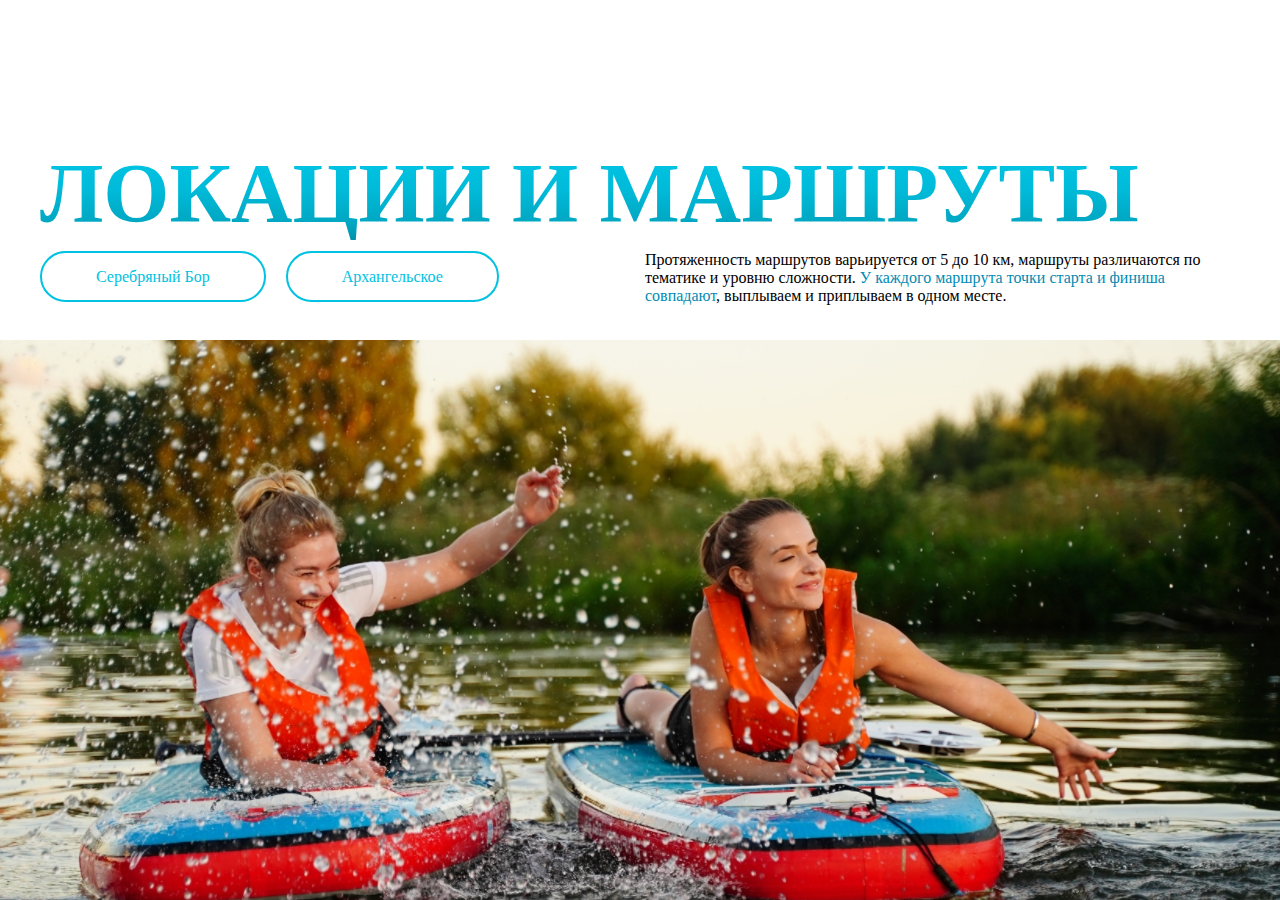
<file: routes.html>
<!DOCTYPE html>
<html lang="en">

<head>
	<meta charset="UTF-8">
	<meta name="viewport" content="width=device-width, initial-scale=1.0">
	<title>Локаций и Маршруты</title>
	<link rel="stylesheet" href="./css/contactsAndRoutes.css">
	<link rel="stylesheet" href="./css/layout.css">
	<link rel="stylesheet" href="https://unpkg.com/swiper/swiper-bundle.min.css">
	<script src="https://unpkg.com/swiper/swiper-bundle.min.js"></script>
	<script src="./scripts/rorutes.js" defer></script>
</head>

<body>

	<div class="app">

		<main class="main">
			<section class="routes">
				<div class="routes__container">
					<h2 class="routes__title title">Локации и Маршруты</h2>
					<div class="routes__bottom">
						<div class="routes__links">
							<a href="#location1" class="routes__link">Серебряный Бор</a>
							<a href="#location2" class="routes__link">Архангельское</a>
						</div>
						<p class="routes__subtitle">Протяженность маршрутов варьируется от 5 до 10 км, маршруты различаются по тематике и уровню сложности. <span>У каждого маршрута точки старта и финиша совпадают</span>, выплываем и приплываем в одном месте.</p>
					</div>
				</div>
				<div class="routes__image">
					<img src="./images/contacts/Routes/Routes/image.jpeg" alt="Главное изображение">
				</div>
			</section>

			<section class="scrolling">
				<div class="scrolling__container">
					<h1 class="scrolling__title">
						<span class="empty-header-text">this is some text</span>
						Станции Sup Outdoor расположились в самых красивых и живописных местах, среди заповедных уголков Москвы и Подмосковья. Тут вы найдете всю необходимую инфраструктуру для комфортного отдыха и в полной мере проникнетесь духом сапбординга, приключений и позитивного вайба.</h1>
					<div class="scrolling__slider swiper">
						<div class="scrolling__wrapper swiper-wrapper padding-column">
							<div class="scrolling__slide swiper-slide">
								<img src="./images/contacts/Routes/Slider/1.jpeg" alt="Изображение фотографий слайдера">
							</div>
							<div class="scrolling__slide scrolling__slide-small swiper-slide">
								<img src="./images/contacts/Routes/Slider/2.jpeg" alt="Изображение фотографий слайдера">

							</div>
						</div>
						<div class="scrolling__pagination swiper-pagination"></div>
					</div>
					<p class="scrolling__subtitle padding-column">У нас две основные sup станции. Флагманская станция Sup Outdoor разместилась на территории Серебренного Бора, пляж номер 3. Загородная станция Sup Outdoor расположена в 5 км от МКАД по Новорижскому шоссе, возле Усадьбы «Архангельское». <span>Выбирайте удобную для Вас локацию и приезжайте к нам.</span></p>
					<div class="scrolling__links padding-column">
						<a href="#location1" class="scrolling__link">серебряный бор</a>
						<a href="#location2" class="scrolling__link">архангельское</a>
					</div>
				</div>
			</section>

			<img src="./images/wave.png" style="width: 100%;" />

			<section class="location" id="location1">
				<div class="location__container">
					<div class="location__top">
						<p class="location__suptitle">Локация</p>
						<h4 class="location__title">Серебряный Бор</h4>
					</div>
					<div class="location__content">
						<div class="location__left">
							<div class="location__text">
								<p class="location__textbox">Серебренный Бор — это природный оазис в 15 минутах от Кремля, тут царит покой и умиротворение, а чистейший воздух позволит вздохнуть полной грудью, отвлечься от повседневной суеты и забот.</p>
								<p class="location__textbox">Флагманская станция находится на территории Серебренного Бора, пляж № 3. В этой локации представлены пять уникальных маршрутов, с которыми Вы можете ознакомиться ниже.</p>
							</div>
							<div class="location__bottom">
								<img class="location__icon" src="././images/contacts/Routes/Location/icon.svg" alt="Иконка">
								<p class="location__address"><span>Адрес</span>4-я линия Хорошёвского Серебряного Бора, 7, стр. 1, Москва, Россия</p>
								<a href="" class="location__link">как добраться</a>
							</div>
						</div>
						<div class="location__map">
							<iframe src="https://www.google.com/maps/embed?pb=!1m10!1m8!1m3!1d17936.871838338622!2d37.7804787!3d55.8087084!3m2!1i1024!2i768!4f13.1!5e0!3m2!1sru!2snl!4v1707258589683!5m2!1sru!2snl" width="600" height="450" style="border:0;" allowfullscreen="" loading="lazy" referrerpolicy="no-referrer-when-downgrade"></iframe>
						</div>
					</div>
				</div>
			</section>

			<section class="places">
				<div class="places__container">
					<div class="places__top">
						<h6 class="places__title"><span>Маршруты</span>Каждый маршрут разрабатывается самыми опытными членами команды Sup Outdoor</h6>
						<div class="places__text padding-column">
							<p class="places__left">Маршруты локации Серебряный Бор различаются по уровню сложности и тематике: одни подходят для прогулки в знойный день, другие великолепны на закате. Но одно их объединяет точно: все маршруты дают возможность получить первый опыт сапбординга и каяка в дружеской и внимательной атмосфере команды Sup Outdoor.</p>
							<p class="places__right">В стоимость любой sup/kayak прогулки входят: обучение, инструктор, сап доска/каяк, весло, спасательный жилет, уютный домик (где можно переодеться и оставить свои вещи в безопасности).</p>
						</div>
					</div>
					<div class="places__items">

						<article class="places__item places__item-1">
							<div class="places__header">
								<p class="places__day">Будни</p>
								<h6 class="places__name">сап/каяк утро</h6>
								<p class="places__result">Длительность: 2,5 часа</p>
								<p class="places__result">Стоимость: 2500₽</p>
							</div>
							<div class="places__content">
								<p class="places__description">Великолепный способ начать день активно и полезно для здоровья. Утреннее занятие начинается с интенсивной разминки и зарядки, что позволит вам проснуться и зарядиться энергией на весь день. Маршрут утренней прогулки проходит от пляжа №3 до Бездонного озера.</p>
								<i class="places__note">Перейдите по кнопке “забронировать”, чтобы ознакомиться с расписанием.</i>
							</div>
							<a href="" class="places__link">забронировать</a>
						</article>

						<article class="places__item places__item-2">
							<div class="places__header">
								<p class="places__day">Каждый день</p>
								<h6 class="places__name">живописный мост</h6>
								<p class="places__result">Длительность: 2,5 часа</p>
								<p class="places__result">Стоимость: 2500₽</p>
							</div>
							<div class="places__content">
								<p class="places__description">Визитная карточка нашей школы. Оптимальный маршрут для новичков и для тех, кто предпочитает неспешные прогулки. Наградой за преодоление маршрута будет незабываемый вид Живописного моста, который поразит вас своей красотой и величием в любое время суток.</p>
								<i class="places__note">Перейдите по кнопке “забронировать”, чтобы ознакомиться с расписанием.</i>
							</div>
							<a href="" class="places__link">забронировать</a>
						</article>

						<article class="places__item places__item-3">
							<div class="places__header">
								<p class="places__day">Каждый день</p>
								<h6 class="places__name">бездонное озеро</h6>
								<p class="places__result">Длительность: 2,5 часа</p>
								<p class="places__result">Стоимость: 2500₽</p>
							</div>
							<div class="places__content">
								<p class="places__description">Самый красивый и незабываемый экомаршрут. Настоящий природный оазис в сердце гигантского города! Чистейший воздух, прозрачная вода, вековые сосны и поля водяных лилий произведут неизгладимое впечатление на всех участников прогулки.</p>
								<i class="places__note">Перейдите по кнопке “забронировать”, чтобы ознакомиться с расписанием.</i>
							</div>
							<a href="" class="places__link">забронировать</a>

						</article>

						<article class="places__item places__item-4 places__item-big" >
							<div class="places__header">
								<p class="places__day">Каждый день</p>
								<h6 class="places__name">сап/каяк закат</h6>
								<p class="places__result">Длительность: 2,5 часа</p>
								<p class="places__result">Стоимость: 2500₽</p>
							</div>
							<div class="places__content" style="max-width: 390px;">
								<p class="places__description">Идеальный вариант для романтической прогулки или завершения трудного дня в лучах закатного солнца! В ясную и жаркую погоду, когда отступает дневной зной, вы сможете насладиться свежим дыханием природы и полюбоваться солнцем, заходящим прямо в реку. В этот момент все вокруг окрашивается невероятными оттенками, и получаются великолепные фотографии.</p>
								<i class="places__note">Перейдите по кнопке “забронировать”, чтобы ознакомиться с расписанием.</i>
								<a href="" class="places__link">забронировать</a>
							</div>
						</article>

						<article class="places__item places__item-5">
							<div class="places__header">
								<p class="places__day">Суббота</p>
								<h6 class="places__name">кругосветка</h6>
								<p class="places__result">Длительность: 2,5 часа</p>
								<p class="places__result">Стоимость: 2500₽</p>
							</div>
							<div class="places__content">
								<p class="places__description">Большой маршрут вокруг острова Серебряный бор и ЖК Алые Паруса. Тренировочная дистанция в городской черте – оптимальный вариант, чтобы поддерживать себя в спортивной форме. Вы освоите технику гребли на марафонской дистанции и научитесь грамотно распределять свои силы. </p>
								<i class="places__note">Перейдите по кнопке “забронировать”, чтобы ознакомиться с расписанием.</i>
								<a href="" class="places__link">забронировать</a>
							</div>
						</article>

					</div>
				</div>
			</section>

			<img src="./images/wave.png" style="width: 100%;" />

			<section class="location" id="location2">
				<div class="location__container">
					<div class="location__top">
						<p class="location__suptitle">Локация</p>
						<h4 class="location__title">Архангельское</h4>
					</div>
					<div class="location__content">
						<div class="location__left">
							<div class="location__text">
								<p class="location__textbox">Музей-заповедник Архангельское - один из крупнейших музеев-усадеб в России. Усадьба «Архангельское» - это дворцово-парковый ансамбль конца XVIII — начала XIX века, особо ценный объект культурного наследия народов Российской Федерации. С воды открываются самые лучшие и прекрасные виды на Усадьбу и ее окрестности!</p>
								<p class="location__textbox">На берегу Москва реки возле Усадьбы «Архангельское» и разместился наш кэмп лагерь, и, попадая сюда, вы погружаетесь в атмосферу настоящего Outdoor. Здесь появляется ощущение, что вы уехали далеко от большого города, попали в окружение первозданной природы, и скоро начнется незабываемое приключение, как в детстве.</p>
							</div>
							<div class="location__bottom location__bottom-small">
								<img class="location__icon" src="././images/contacts/Routes/Location/icon.svg" alt="Иконка">
								<p class="location__address"><span>Адрес</span>Московская область, Горки-6, строение 43</p>
								<a href="" class="location__link">как добраться</a>
							</div>
						</div>
						<div class="location__map">
							<iframe src="https://www.google.com/maps/embed?pb=!1m10!1m8!1m3!1d17936.871838338622!2d37.7804787!3d55.8087084!3m2!1i1024!2i768!4f13.1!5e0!3m2!1sru!2snl!4v1707258589683!5m2!1sru!2snl" width="600" height="450" style="border:0;" allowfullscreen="" loading="lazy" referrerpolicy="no-referrer-when-downgrade"></iframe>
						</div>
					</div>
				</div>
			</section>

			<section class="places">
				<div class="places__container">
					<div class="places__top">
						<span class="places__suptitle">Маршруты</span>
						<h6 class="places__title"><span>Маршруты</span>Каждый маршрут разрабатывается самыми опытными членами команды Sup Outdoor</h6>
						<div class="places__text padding-column">
							<p class="places__left">Маршруты локации Архангельское различаются по уровню сложности и тематике: одни подходят для прогулки в знойный день, другие великолепны на закате. Но одно их объединяет точно: все маршруты дают возможность получить первый опыт сапбординга и каяка в дружеской и внимательной атмосфере команды Sup Outdoor.</p>
							<p class="places__right">В стоимость любой sup/kayak прогулки входят: обучение, инструктор, сап доска/каяк, весло, спасательный жилет, уютная глэмпинговая палатка (где можно переодеться и оставить свои вещи в безопасности).</p>
						</div>
					</div>
					<div class="places__items">

						<article class="places__item places__item-6">
							<div class="places__header">
								<p class="places__day">Каждый день</p>
								<h6 class="places__name">остров</h6>
								<p class="places__result">Длительность: 2,5 часа</p>
								<p class="places__result">Стоимость: 2500₽</p>
							</div>
							<div class="places__content">
								<p class="places__description">Идеальный маршрут для новичков. Живописные берега с сосновым бором и вид с воды на усадьбу «Архангельское» — это визитные карточки маршрута «Остров». «Остров» - красивый и спокойный маршрут, который доставит удовольствие всем без исключения! Обязательно попробуйте!</p>
								<i class="places__note">Перейдите по кнопке “забронировать”, чтобы ознакомиться с расписанием.</i>
								<a href="" class="places__link">забронировать</a>
							</div>
						</article>

						<article class="places__item places__item-7">
							<div class="places__header">
								<p class="places__day">Каждый день</p>
								<h6 class="places__name">корона</h6>
								<p class="places__result">Длительность: 2,5 часа</p>
								<p class="places__result">Стоимость: 2500₽</p>
							</div>
							<div class="places__content">
								<p class="places__description">Сплав идет вокруг острова заповедника Лохин, Во время заплыва участников окружает природный оазис, происходит постоянная смена пейзажей, крутые берега с вековыми соснами сменяются заливными лугами и плавно переходят в густые джунгли. Часть дистанции пролегает по заболоченной протоке.</p>
								<i class="places__note">Перейдите по кнопке “забронировать”, чтобы ознакомиться с расписанием.</i>
								<a href="" class="places__link">забронировать</a>
							</div>
						</article>

						<article class="places__item places__item-8">
							<div class="places__header">
								<p class="places__day">Каждый день</p>
								<h6 class="places__name">сап/каяк закат</h6>
								<p class="places__result">Длительность: 2,5 часа</p>
								<p class="places__result">Стоимость: 2500₽</p>
							</div>
							<div class="places__content">
								<p class="places__description">Самый красивый и незабываемый экомаршрут. Настоящий природный оазис в сердце гигантского города! Чистейший воздух, прозрачная вода, вековые сосны и поля водяных лилий произведут неизгладимое впечатление на всех участников прогулки.</p>
								<i class="places__note">Перейдите по кнопке “забронировать”, чтобы ознакомиться с расписанием.</i>
								<a href="" class="places__link">забронировать</a>
							</div>
						</article>
					</div>
				</div>
			</section>


		</main>

		<footer class="footer">
			<div class="footer__container">

				<div class="footer__info">

					<a href="" class="footer__logo">sup outdoor</a>

					<div class="footer__socials">
						<a href="" class="footer__social">
							<svg viewBox="0 0 25 25">
								<path id="Vector" d="M7.25 0L17.75 0C21.75 0 25 3.25 25 7.25L25 17.75C25 19.6729 24.2362 21.5171 22.8765 22.8765C21.5169 24.2363 19.6728 25 17.75 25L7.25 25C3.25 25 0 21.75 0 17.75L0 7.25C0 5.32715 0.763836 3.48291 2.12347 2.12354C3.48312 0.763672 5.32718 0 7.25 0ZM7 2.5C5.80653 2.5 4.66193 2.97412 3.81802 3.81787C2.97411 4.66211 2.5 5.80664 2.5 7L2.5 18C2.5 20.4873 4.5125 22.5 7 22.5L18 22.5C19.1935 22.5 20.3381 22.0259 21.182 21.1821C22.0259 20.3379 22.5 19.1934 22.5 18L22.5 7C22.5 4.5127 20.4875 2.5 18 2.5L7 2.5ZM19.0625 4.375C19.4769 4.375 19.8743 4.53955 20.1674 4.83252C20.4604 5.12549 20.625 5.52295 20.625 5.9375C20.625 6.35205 20.4604 6.74951 20.1674 7.04248C19.8743 7.33545 19.4769 7.5 19.0625 7.5C18.6481 7.5 18.2507 7.33545 17.9576 7.04248C17.6646 6.74951 17.5 6.35205 17.5 5.9375C17.5 5.52295 17.6646 5.12549 17.9576 4.83252C18.2507 4.53955 18.6481 4.375 19.0625 4.375ZM12.5 6.25C14.1576 6.25 15.7473 6.90869 16.9194 8.08057C18.0915 9.25293 18.75 10.8423 18.75 12.5C18.75 14.1577 18.0915 15.7471 16.9194 16.9194C15.7473 18.0913 14.1576 18.75 12.5 18.75C10.8424 18.75 9.25269 18.0913 8.08058 16.9194C6.90848 15.7471 6.25 14.1577 6.25 12.5C6.25 10.8423 6.90848 9.25293 8.08058 8.08057C9.25269 6.90869 10.8424 6.25 12.5 6.25ZM12.5 8.75C11.5054 8.75 10.5516 9.14502 9.84835 9.84814C9.14509 10.5518 8.75 11.5054 8.75 12.5C8.75 13.4946 9.14509 14.4482 9.84835 15.1519C10.5516 15.855 11.5054 16.25 12.5 16.25C13.4946 16.25 14.4484 15.855 15.1516 15.1519C15.8549 14.4482 16.25 13.4946 16.25 12.5C16.25 11.5054 15.8549 10.5518 15.1516 9.84814C14.4484 9.14502 13.4946 8.75 12.5 8.75Z" fill="#ffffff" fill-opacity="1.000000" fill-rule="nonzero" />
							</svg>
						</a>
						<a href="" class="footer__social">
							<svg viewBox="0 0 25 25">
								<path id="Vector" d="M12.5 0C5.6 0 0 5.6001 0 12.5C0 19.3999 5.6 25 12.5 25C19.4 25 25 19.3999 25 12.5C25 5.6001 19.4 0 12.5 0ZM18.3 8.5C18.1125 10.4751 17.3 15.2749 16.8875 17.4873C16.7125 18.4248 16.3625 18.7373 16.0375 18.7749C15.3125 18.8374 14.7625 18.2998 14.0625 17.8374C12.9625 17.1123 12.3375 16.6626 11.275 15.9624C10.0375 15.1499 10.8375 14.7002 11.55 13.9751C11.7375 13.7876 14.9375 10.875 15 10.6123C15.0087 10.5728 15.0075 10.5312 14.9966 10.4922C14.9857 10.4531 14.9654 10.417 14.9375 10.3877C14.8625 10.3252 14.7625 10.3501 14.675 10.3623C14.5625 10.3877 12.8125 11.5498 9.4 13.8501C8.9 14.1875 8.45 14.3623 8.05 14.3501C7.6 14.3374 6.75 14.1001 6.1125 13.8877C5.325 13.6377 4.7125 13.5 4.7625 13.0625C4.7875 12.8374 5.1 12.6123 5.6875 12.375C9.3375 10.7876 11.7625 9.7373 12.975 9.2373C16.45 7.7876 17.1625 7.5376 17.6375 7.5376C17.7375 7.5376 17.975 7.5625 18.125 7.6875C18.25 7.7876 18.2875 7.9248 18.3 8.0249C18.2875 8.1001 18.3125 8.3252 18.3 8.5Z" fill="#ffffff" fill-opacity="1.000000" fill-rule="nonzero" />
							</svg>
						</a>
						<a href="" class="footer__social">
							<svg viewBox="0 0 25 25">
								<path id="Vector" d="M16.3412 0L8.67125 0C1.66625 0 0 1.66602 0 8.65869L0 16.3286C0 23.3325 1.65375 25 8.65875 25L16.3288 25C23.3325 25 25 23.3462 25 16.3413L25 8.67139C25 1.66602 23.3463 0 16.3412 0ZM20.1825 17.8374L18.3587 17.8374C17.6687 17.8374 17.4612 17.2788 16.2238 16.041C15.1438 15 14.6875 14.8701 14.4138 14.8701C14.0363 14.8701 13.9325 14.9736 13.9325 15.4951L13.9325 17.1348C13.9325 17.5786 13.7888 17.8389 12.63 17.8389C11.5054 17.7632 10.4149 17.4214 9.44824 16.8418C8.4816 16.2622 7.66646 15.4614 7.07001 14.5049C5.65396 12.7427 4.66868 10.6738 4.1925 8.46387C4.1925 8.18994 4.29625 7.94238 4.8175 7.94238L6.64 7.94238C7.10875 7.94238 7.2775 8.15137 7.46124 8.63232C8.34625 11.2373 9.85625 13.5024 10.4688 13.5024C10.7038 13.5024 10.8062 13.3989 10.8062 12.8125L10.8062 10.1299C10.7287 8.90625 10.0788 8.80273 10.0788 8.35986C10.0871 8.24316 10.1406 8.13428 10.2279 8.05664C10.3151 7.97852 10.4293 7.9375 10.5462 7.94238L13.4113 7.94238C13.8025 7.94238 13.9325 8.1377 13.9325 8.60645L13.9325 12.2261C13.9325 12.6177 14.1013 12.7476 14.2188 12.7476C14.4538 12.7476 14.635 12.6177 15.065 12.1875C15.9886 11.061 16.7432 9.80615 17.305 8.4624C17.3624 8.30127 17.4711 8.16309 17.6144 8.06885C17.7577 7.9751 17.9278 7.93066 18.0988 7.94238L19.9225 7.94238C20.4688 7.94238 20.585 8.21631 20.4688 8.60645C19.8056 10.0918 18.9851 11.502 18.0213 12.8125C17.825 13.1123 17.7462 13.2686 18.0213 13.6201C18.2025 13.8936 18.8412 14.4277 19.2713 14.9351C19.8961 15.5581 20.415 16.2793 20.8075 17.0698C20.9637 17.5776 20.7025 17.8374 20.1825 17.8374Z" fill="#ffffff" fill-opacity="1.000000" fill-rule="nonzero" />
							</svg>
						</a>
					</div>

					<a href="" class="footer__parenthetical">©2023 Все права защищены.</a>

				</div>

				<div class="footer__items">

					<div class="footer__item">
						<div class="footer__links">
							<a href="" class="footer__link">главная</a>
							<a href="" class="footer__link">о нас</a>
							<a href="" class="footer__link">галерея</a>
							<a href="" class="footer__link">блог</a>
						</div>
						<a href="" class="footer__parenthetical">Договор оферты</a>
					</div>

					<div class="footer__item">
						<div class="footer__links">
							<a href="" class="footer__link">услуги и цены</a>
							<a href="" class="footer__link">локации и маршруты</a>
							<a href="" class="footer__link">подарочный сертификат</a>
							<a href="" class="footer__link">прогулки sup/каяк</a>
						</div>
						<a href="" class="footer__parenthetical">Политика конфиденциальности</a>
					</div>

					<div class="footer__item">
						<div class="footer__links">
							<a href="" class="footer__link">аренда sup/каяк</a>
							<a href="" class="footer__link">корпоративные мероприятия</a>
							<a href="" class="footer__link">авторские sup туры</a>
							<a href="" class="footer__link">контакты</a>
							<a href="" class="footer__link">вопросы</a>
						</div>
						<a href="" class="footer__parenthetical">Design by adesignw</a>
					</div>

				</div>

			</div>
		</footer>

	</div>



</body>

</html>
</file>
<file: css/servicesAndGalery.css>
@font-face {
  font-family: "Fractul Hairline";
  src: url("../fonts/fractul/Fractul-HairlineItalic.eot");
  src: local("Fractul Hairline Italic"), local("Fractul-HairlineItalic"),
    url("../fonts/fractul/Fractul-HairlineItalic.eot?#iefix")
      format("embedded-opentype"),
    url("../fonts/fractul/Fractul-HairlineItalic.woff2") format("woff2"),
    url("../fonts/fractul/Fractul-HairlineItalic.woff") format("woff"),
    url("../fonts/fractul/Fractul-HairlineItalic.ttf") format("truetype");
  font-weight: normal;
  font-style: italic;
}

@font-face {
  font-family: "Fractul";
  src: url("../fonts/fractul/Fractul-Italic.eot");
  src: local("Fractul Italic"), local("Fractul-Italic"),
    url("../fonts/fractul/Fractul-Italic.eot?#iefix")
      format("embedded-opentype"),
    url("../fonts/fractul/Fractul-Italic.woff2") format("woff2"),
    url("../fonts/fractul/Fractul-Italic.woff") format("woff"),
    url("../fonts/fractul/Fractul-Italic.ttf") format("truetype");
  font-weight: normal;
  font-style: italic;
}

@font-face {
  font-family: "Fractul";
  src: url("../fonts/fractul/Fractul-Bold.eot");
  src: local("Fractul Bold"), local("Fractul-Bold"),
    url("../fonts/fractul/Fractul-Bold.eot?#iefix") format("embedded-opentype"),
    url("../fonts/fractul/Fractul-Bold.woff2") format("woff2"),
    url("../fonts/fractul/Fractul-Bold.woff") format("woff"),
    url("../fonts/fractul/Fractul-Bold.ttf") format("truetype");
  font-weight: bold;
  font-style: normal;
}

@font-face {
  font-family: "Fractul";
  src: url("../fonts/fractul/Fractul-BlackItalic.eot");
  src: local("Fractul Black Italic"), local("Fractul-BlackItalic"),
    url("../fonts/fractul/Fractul-BlackItalic.eot?#iefix")
      format("embedded-opentype"),
    url("../fonts/fractul/Fractul-BlackItalic.woff2") format("woff2"),
    url("../fonts/fractul/Fractul-BlackItalic.woff") format("woff"),
    url("../fonts/fractul/Fractul-BlackItalic.ttf") format("truetype");
  font-weight: 900;
  font-style: italic;
}

@font-face {
  font-family: "Fractul Hairline";
  src: url("../fonts/fractul/Fractul-Hairline.eot");
  src: local("Fractul Hairline"), local("Fractul-Hairline"),
    url("../fonts/fractul/Fractul-Hairline.eot?#iefix")
      format("embedded-opentype"),
    url("../fonts/fractul/Fractul-Hairline.woff2") format("woff2"),
    url("../fonts/fractul/Fractul-Hairline.woff") format("woff"),
    url("../fonts/fractul/Fractul-Hairline.ttf") format("truetype");
  font-weight: normal;
  font-style: normal;
}

@font-face {
  font-family: "Fractul";
  src: url("../fonts/fractul/Fractul-Light.eot");
  src: local("Fractul Light"), local("Fractul-Light"),
    url("../fonts/fractul/Fractul-Light.eot?#iefix") format("embedded-opentype"),
    url("../fonts/fractul/Fractul-Light.woff2") format("woff2"),
    url("../fonts/fractul/Fractul-Light.woff") format("woff"),
    url("../fonts/fractul/Fractul-Light.ttf") format("truetype");
  font-weight: 300;
  font-style: normal;
}

@font-face {
  font-family: "Fractul";
  src: url("../fonts/fractul/Fractul-ExtraBold.eot");
  src: local("Fractul ExtraBold"), local("Fractul-ExtraBold"),
    url("../fonts/fractul/Fractul-ExtraBold.eot?#iefix")
      format("embedded-opentype"),
    url("../fonts/fractul/Fractul-ExtraBold.woff2") format("woff2"),
    url("../fonts/fractul/Fractul-ExtraBold.woff") format("woff"),
    url("../fonts/fractul/Fractul-ExtraBold.ttf") format("truetype");
  font-weight: 800;
  font-style: normal;
}

@font-face {
  font-family: "Fractul";
  src: url("../fonts/fractul/Fractul-BoldItalic.eot");
  src: local("Fractul Bold Italic"), local("Fractul-BoldItalic"),
    url("../fonts/fractul/Fractul-BoldItalic.eot?#iefix")
      format("embedded-opentype"),
    url("../fonts/fractul/Fractul-BoldItalic.woff2") format("woff2"),
    url("../fonts/fractul/Fractul-BoldItalic.woff") format("woff"),
    url("../fonts/fractul/Fractul-BoldItalic.ttf") format("truetype");
  font-weight: bold;
  font-style: italic;
}

@font-face {
  font-family: "Fractul";
  src: url("../fonts/fractul/Fractul-LightItalic.eot");
  src: local("Fractul Light Italic"), local("Fractul-LightItalic"),
    url("../fonts/fractul/Fractul-LightItalic.eot?#iefix")
      format("embedded-opentype"),
    url("../fonts/fractul/Fractul-LightItalic.woff2") format("woff2"),
    url("../fonts/fractul/Fractul-LightItalic.woff") format("woff"),
    url("../fonts/fractul/Fractul-LightItalic.ttf") format("truetype");
  font-weight: 300;
  font-style: italic;
}

@font-face {
  font-family: "Fractul";
  src: url("../fonts/fractul/Fractul-Thin.eot");
  src: local("Fractul Thin"), local("Fractul-Thin"),
    url("../fonts/fractul/Fractul-Thin.eot?#iefix") format("embedded-opentype"),
    url("../fonts/fractul/Fractul-Thin.woff2") format("woff2"),
    url("../fonts/fractul/Fractul-Thin.woff") format("woff"),
    url("../fonts/fractul/Fractul-Thin.ttf") format("truetype");
  font-weight: 100;
  font-style: normal;
}

@font-face {
  font-family: "Fractul";
  src: url("../fonts/fractul/Fractul-SemiBoldItalic.eot");
  src: local("Fractul SemiBold Italic"), local("Fractul-SemiBoldItalic"),
    url("../fonts/fractul/Fractul-SemiBoldItalic.eot?#iefix")
      format("embedded-opentype"),
    url("../fonts/fractul/Fractul-SemiBoldItalic.woff2") format("woff2"),
    url("../fonts/fractul/Fractul-SemiBoldItalic.woff") format("woff"),
    url("../fonts/fractul/Fractul-SemiBoldItalic.ttf") format("truetype");
  font-weight: 600;
  font-style: italic;
}

@font-face {
  font-family: "Fractul";
  src: url("../fonts/fractul/Fractul-MediumItalic.eot");
  src: local("Fractul Medium Italic"), local("Fractul-MediumItalic"),
    url("../fonts/fractul/Fractul-MediumItalic.eot?#iefix")
      format("embedded-opentype"),
    url("../fonts/fractul/Fractul-MediumItalic.woff2") format("woff2"),
    url("../fonts/fractul/Fractul-MediumItalic.woff") format("woff"),
    url("../fonts/fractul/Fractul-MediumItalic.ttf") format("truetype");
  font-weight: 500;
  font-style: italic;
}
@font-face {
  font-family: "Fractul";
  src: url("../fonts/fractul/Fractul-Regular.eot");
  src: local("Fractul Regular"), local("Fractul-Regular"),
    url("../fonts/fractul/Fractul-Regular.eot?#iefix")
      format("embedded-opentype"),
    url("../fonts/fractul/Fractul-Regular.woff2") format("woff2"),
    url("../fonts/fractul/Fractul-Regular.woff") format("woff"),
    url("../fonts/fractul/Fractul-Regular.ttf") format("truetype");
  font-weight: normal;
  font-style: normal;
}

@font-face {
  font-family: "Fractul";
  src: url("../fonts/fractul/Fractul-Black.eot");
  src: local("Fractul Black"), local("Fractul-Black"),
    url("../fonts/fractul/Fractul-Black.eot?#iefix") format("embedded-opentype"),
    url("../fonts/fractul/Fractul-Black.woff2") format("woff2"),
    url("../fonts/fractul/Fractul-Black.woff") format("woff"),
    url("../fonts/fractul/Fractul-Black.ttf") format("truetype");
  font-weight: 900;
  font-style: normal;
}

@font-face {
  font-family: "Fractul";
  src: url("../fonts/fractul/Fractul-SemiBold.eot");
  src: local("Fractul SemiBold"), local("Fractul-SemiBold"),
    url("../fonts/fractul/Fractul-SemiBold.eot?#iefix")
      format("embedded-opentype"),
    url("../fonts/fractul/Fractul-SemiBold.woff2") format("woff2"),
    url("../fonts/fractul/Fractul-SemiBold.woff") format("woff"),
    url("../fonts/fractul/Fractul-SemiBold.ttf") format("truetype");
  font-weight: 600;
  font-style: normal;
}

@font-face {
  font-family: "Fractul";
  src: url("../fonts/fractul/Fractul-ThinItalic.eot");
  src: local("Fractul Thin Italic"), local("Fractul-ThinItalic"),
    url("../fonts/fractul/Fractul-ThinItalic.eot?#iefix")
      format("embedded-opentype"),
    url("../fonts/fractul/Fractul-ThinItalic.woff2") format("woff2"),
    url("../fonts/fractul/Fractul-ThinItalic.woff") format("woff"),
    url("../fonts/fractul/Fractul-ThinItalic.ttf") format("truetype");
  font-weight: 100;
  font-style: italic;
}

@font-face {
  font-family: "Fractul";
  src: url("../fonts/fractul/Fractul-ExtraBoldItalic.eot");
  src: local("Fractul ExtraBold Italic"), local("Fractul-ExtraBoldItalic"),
    url("../fonts/fractul/Fractul-ExtraBoldItalic.eot?#iefix")
      format("embedded-opentype"),
    url("../fonts/fractul/Fractul-ExtraBoldItalic.woff2") format("woff2"),
    url("../fonts/fractul/Fractul-ExtraBoldItalic.woff") format("woff"),
    url("../fonts/fractul/Fractul-ExtraBoldItalic.ttf") format("truetype");
  font-weight: 800;
  font-style: italic;
}

@font-face {
  font-family: "Fractul";
  src: url("../fonts/fractul/Fractul-Medium.eot");
  src: local("Fractul Medium"), local("Fractul-Medium"),
    url("../fonts/fractul/Fractul-Medium.eot?#iefix")
      format("embedded-opentype"),
    url("../fonts/fractul/Fractul-Medium.woff2") format("woff2"),
    url("../fonts/fractul/Fractul-Medium.woff") format("woff"),
    url("../fonts/fractul/Fractul-Medium.ttf") format("truetype");
  font-weight: 500;
  font-style: normal;
}
@font-face {
  font-family: "Euclid Circular A";
  src: url("../fonts/euclid/EuclidCircularA-Bold.eot");
  src: local("Euclid Circular A Bold"), local("EuclidCircularA-Bold"),
    url("../fonts/euclid/EuclidCircularA-Bold.eot?#iefix")
      format("embedded-opentype"),
    url("../fonts/euclid/EuclidCircularA-Bold.woff2") format("woff2"),
    url("../fonts/euclid/EuclidCircularA-Bold.woff") format("woff"),
    url("../fonts/euclid/EuclidCircularA-Bold.ttf") format("truetype");
  font-weight: bold;
  font-style: normal;
}

@font-face {
  font-family: "Euclid Circular A";
  src: url("../fonts/euclid/EuclidCircularA-Light.eot");
  src: local("Euclid Circular A Light"), local("EuclidCircularA-Light"),
    url("../fonts/euclid/EuclidCircularA-Light.eot?#iefix")
      format("embedded-opentype"),
    url("../fonts/euclid/EuclidCircularA-Light.woff2") format("woff2"),
    url("../fonts/euclid/EuclidCircularA-Light.woff") format("woff"),
    url("../fonts/euclid/EuclidCircularA-Light.ttf") format("truetype");
  font-weight: 300;
  font-style: normal;
}

@font-face {
  font-family: "Euclid Circular A";
  src: url("../fonts/euclid/EuclidCircularA-BoldItalic.eot");
  src: local("Euclid Circular A Bold Italic"),
    local("EuclidCircularA-BoldItalic"),
    url("../fonts/euclid/EuclidCircularA-BoldItalic.eot?#iefix")
      format("embedded-opentype"),
    url("../fonts/euclid/EuclidCircularA-BoldItalic.woff2") format("woff2"),
    url("../fonts/euclid/EuclidCircularA-BoldItalic.woff") format("woff"),
    url("../fonts/euclid/EuclidCircularA-BoldItalic.ttf") format("truetype");
  font-weight: bold;
  font-style: italic;
}

@font-face {
  font-family: "Euclid Circular A";
  src: url("../fonts/euclid/EuclidCircularA-LightItalic.eot");
  src: local("Euclid Circular A Light Italic"),
    local("EuclidCircularA-LightItalic"),
    url("../fonts/euclid/EuclidCircularA-LightItalic.eot?#iefix")
      format("embedded-opentype"),
    url("../fonts/euclid/EuclidCircularA-LightItalic.woff2") format("woff2"),
    url("../fonts/euclid/EuclidCircularA-LightItalic.woff") format("woff"),
    url("../fonts/euclid/EuclidCircularA-LightItalic.ttf") format("truetype");
  font-weight: 300;
  font-style: italic;
}

@font-face {
  font-family: "Euclid Circular A";
  src: url("../fonts/euclid/EuclidCircularA-Regular.eot");
  src: local("Euclid Circular A Regular"), local("EuclidCircularA-Regular"),
    url("../fonts/euclid/EuclidCircularA-Regular.eot?#iefix")
      format("embedded-opentype"),
    url("../fonts/euclid/EuclidCircularA-Regular.woff2") format("woff2"),
    url("../fonts/euclid/EuclidCircularA-Regular.woff") format("woff"),
    url("../fonts/euclid/EuclidCircularA-Regular.ttf") format("truetype");
  font-weight: normal;
  font-style: normal;
}

@font-face {
  font-family: "Euclid Circular A";
  src: url("../fonts/euclid/EuclidCircularA-SemiBold.eot");
  src: local("Euclid Circular A SemiBold"), local("EuclidCircularA-SemiBold"),
    url("../fonts/euclid/EuclidCircularA-SemiBold.eot?#iefix")
      format("embedded-opentype"),
    url("../fonts/euclid/EuclidCircularA-SemiBold.woff2") format("woff2"),
    url("../fonts/euclid/EuclidCircularA-SemiBold.woff") format("woff"),
    url("../fonts/euclid/EuclidCircularA-SemiBold.ttf") format("truetype");
  font-weight: 600;
  font-style: normal;
}

@font-face {
  font-family: "Euclid Circular A";
  src: url("../fonts/euclid/EuclidCircularA-Medium.eot");
  src: local("Euclid Circular A Medium"), local("EuclidCircularA-Medium"),
    url("../fonts/euclid/EuclidCircularA-Medium.eot?#iefix")
      format("embedded-opentype"),
    url("../fonts/euclid/EuclidCircularA-Medium.woff2") format("woff2"),
    url("../fonts/euclid/EuclidCircularA-Medium.woff") format("woff"),
    url("../fonts/euclid/EuclidCircularA-Medium.ttf") format("truetype");
  font-weight: 500;
  font-style: normal;
}

@font-face {
  font-family: "Euclid Circular A";
  src: url("../fonts/euclid/EuclidCircularA-Italic.eot");
  src: local("Euclid Circular A Italic"), local("EuclidCircularA-Italic"),
    url("../fonts/euclid/EuclidCircularA-Italic.eot?#iefix")
      format("embedded-opentype"),
    url("../fonts/euclid/EuclidCircularA-Italic.woff2") format("woff2"),
    url("../fonts/euclid/EuclidCircularA-Italic.woff") format("woff"),
    url("../fonts/euclid/EuclidCircularA-Italic.ttf") format("truetype");
  font-weight: normal;
  font-style: italic;
}

@font-face {
  font-family: "Euclid Circular A";
  src: url("../fonts/euclid/EuclidCircularA-SemiBoldItalic.eot");
  src: local("Euclid Circular A SemiBold Italic"),
    local("EuclidCircularA-SemiBoldItalic"),
    url("../fonts/euclid/EuclidCircularA-SemiBoldItalic.eot?#iefix")
      format("embedded-opentype"),
    url("../fonts/euclid/EuclidCircularA-SemiBoldItalic.woff2") format("woff2"),
    url("../fonts/euclid/EuclidCircularA-SemiBoldItalic.woff") format("woff"),
    url("../fonts/euclid/EuclidCircularA-SemiBoldItalic.ttf") format("truetype");
  font-weight: 600;
  font-style: italic;
}

@font-face {
  font-family: "Euclid Circular A";
  src: url("../fonts/euclid/EuclidCircularA-MediumItalic.eot");
  src: local("Euclid Circular A Medium Italic"),
    local("EuclidCircularA-MediumItalic"),
    url("../fonts/euclid/EuclidCircularA-MediumItalic.eot?#iefix")
      format("embedded-opentype"),
    url("../fonts/euclid/EuclidCircularA-MediumItalic.woff2") format("woff2"),
    url("../fonts/euclid/EuclidCircularA-MediumItalic.woff") format("woff"),
    url("../fonts/euclid/EuclidCircularA-MediumItalic.ttf") format("truetype");
  font-weight: 500;
  font-style: italic;
}
* {
  margin: 0;
  padding: 0;
}
/* SLIDER */
.swiper {
  display: none;
  width: 100%;
  max-width: 100vw;
  border-radius: 8px;
  height: 500px;
  margin: 10px;
  z-index: 1;
  position: relative;
  margin-top: 20px;
}

.swiper-wrapper {
  
  
}
.swiper-slide {
text-align: center;
font-size: 18px;
border-radius: 8px;
height: 93%;
background: #fff;
display: flex;
justify-content: center;
align-items: center;
}
.swiper-pagination-bullet {
  width: 10px;
  height: 10px;
  background-color: #008bb2;
}
.swiper-slide img {
display: block;
height: 100%;
border-radius: 8px;
width: 100%;
max-width: 100%;
object-fit: cover;
}

.services__wrapper {
  display: flex;
  
  flex-direction: column;
  align-items: center;
  overflow-x: hidden;
}
.services__div {
  display: flex;
  justify-content: flex-start;
  margin-top: 20px;
  width: 85%;
  margin-bottom: 20px;
}

.left__div {
  display: flex;
  flex-direction: column;
  width: 60%;
  min-width: 60%;
  margin-right: 15px;
}
.right__div {
  padding-top: 10px;
  border-left: 2px solid #00c2e2;
  width: 40%;
}
.right__div > p {
  padding-left: 25px;
  font-family: "Euclid Circular A";
  font-style: italic;
  width: 84%;
}
.under__div {
  display: flex;
  flex-wrap: wrap;
  margin-top: 5px;
}
.under__div > a {
  border-radius: 48px;
  border: 2px solid #00c2e2;
  color: #00c2e2;
  text-decoration: none;
  width: 229px;
  max-width: 230px;
  margin: 5px !important;
  height: 44px;
  cursor: pointer;
  display: flex;
  justify-content: center;
  align-items: center;
  font-family: "Euclid Circular A";

  transition: 0.5s;

  background-color: inherit;
}
.under__div > a:hover {
  background-color: #00c2e2;
  color: white;
  transition: 0.5s;
}
.servicesAndPrices__text {
  color: #00c2e2;
  font-size: 65px;
  font-weight: 600;
  font-family: "Euclid Circular A";
}
#goToUpBtn {
  background-color: #006784;
  border-radius: 50%;
  padding: 10px !important;
  position: fixed;
  bottom: 0;
  right: 0;
  display: none;
  margin: 10px !important;
  margin-bottom: 20px !important;
  border: none;
  cursor: pointer;
  z-index: 999;
}
/* FIRST SECTION STYLES */

#sup {
  margin-top: 25px !important;
  display: flex;
  width: 100%;
  flex-direction: column;
  align-items: center;
}

.line {
  background-color: #00c2e2;
  border-radius: 8px;
  height: 2px;
  margin-top: 10px;
  width: 85%;
}
.board__img {
  width: 100vw;
}
.wave__img {
  width: 100vw;
  position: absolute;
  left: 0;
  bottom: -10px;
}
.img__wrapper {
  position: relative;
  margin-top: 30px !important;
}
.first__header {
  color: #00c2e2;
  display: flex;
  font-size: 8vw;
  text-align: center;
  justify-content: flex-start;
  flex-direction: column;
  margin-top: 15px !important;
  width: 85%;
  font-weight: 600;
  align-items: flex-start;
  font-family: "Euclid Circular A";
}
.header__number {
  -webkit-text-stroke: 2px #00c2e2;
  color: white;
  margin-right: 40px !important;
}
.sup__h1 {
  background: -webkit-linear-gradient(#00caeb, #0192aa);
  -webkit-text-fill-color: transparent;
  -webkit-background-clip: text;
  justify-content: center;

  font-family: "Euclid Circular A";
}
.body__wrapper {
  display: flex;
  justify-content: center;
  align-items: center;
  flex-direction: column;
  width: 85%;
  margin-top: 20px !important;
}
.wrapperImages__div {
  display: flex;
  margin-top: 20px !important;
  justify-content: center;
  width: 100%;
}
.wrapperImages__div > img {
  margin: 10px;
  max-width: 100% !important;
  width: 50% !important;
}
.smallLast__div {
  display: flex;
  flex-direction: column;
  margin: 10px;
  width: 35%;
}
.body__text {
  font-family: "Euclid Circular A";
  font-weight: 400;
  font-size: 26px;
}
.body__text span {
  opacity: 0;
  visibility: hidden;
}
.smallLast__div > p {
  font-family: "Euclid Circular A";
  font-weight: 400;
  font-size: 16px;
  color: #00c2e2;
  width: 100%;
  font-style: italic;
  margin-top: 10px !important;
}
.info__wrapper {
  display: flex;
  align-items: flex-start;
  width: 80%;
  flex-direction: column;
  margin-top: 20px !important;
  justify-content: space-between;
}
.info__wrapper .blueP {
  display: none;
}
.info__wrapper > div > p {
  font-family: "Euclid Circular A";
  font-size: 16px;
  font-weight: 400;
  width: 45%;
  margin-left: 10px;
}
.infoText__wrapper {
  display: flex;
  justify-content: flex-end;
  max-width: 1000px;
}
.firstText {
  max-width: 440px;
}
.infoBtns__wrapper {
  display: flex;
  justify-content: flex-start;
  width: 100%;

  font-family: "Euclid Circular A";
  margin-top: 25px !important;
}
.filled__btn {
  background-color: #00c2e2;
  border: 1px solid #00c2e2;
  border-radius: 50px;
  width: 200px;
  height: 55px;
  display: flex;
  padding: 5px;
  text-align: center;
  align-items: center;
  justify-content: center;
  text-decoration: none;
  cursor: pointer;
  transition: 0.5s;
  color: white;
}

.filled__btn:hover {
  transition: 0.5s;
  background-color: #008bb2;
  border: 1px solid #008bb2;
}
.outlined__btn {
  display: flex;
  justify-content: center;
  align-items: center;
  text-align: center;
  text-decoration: none;
  background-color: white;
  color: #00c2e2;
  margin-left: 10px !important;
  border: 2px solid #00c2e2;
  border-radius: 50px;
  width: 200px;
  padding: 5px !important;
  height: 55px;
  cursor: pointer;
  transition: 0.5s;
}
.outlined__btn:hover {
  transition: 0.5s;
  background-color: #00c2e2;
  border: 2px solid #00c2e2;
  color: white;
}
.body__subText {
  size: 16px;
  margin-top: 10px !important;
  font-family: "Euclid Circular A";
  width: 400px;
}

/* SECOND SECTION */
#gifts {
  margin-top: 25px !important;
  display: flex;
  width: 100%;
  flex-direction: column;
  align-items: center;
}

/* REND SECTION */
#rent {
  margin-top: 25px !important;
  display: flex;
  width: 100%;
  flex-direction: column;
  align-items: center;
}

.steps__wrapper {
  display: flex;
  width: 100%;
  flex-wrap: wrap;
  margin-top: 15px !important;
}

.steps__wrapper > .step__item {
  display: flex;
  height: 130px;
  width: 15%;
  min-width: 100px;
  margin: 5px !important;
  flex-direction: column;
  justify-content: space-between;
  font-family: "Euclid Circular A";
  padding-left: 10px !important;
  border-left: 2px solid #00caeb;
}
.step__item.big {
  width: 26%;
}
@media screen and (max-width: 1210px) {
  .step__item div p {
    font-size: 14px;
  }
  .infoBtns__wrapper {
    margin-left: 60px !important;
  }
  
}

.step__item div {
  height: 50%;
}

.steps__wrapper > .step__item > span {
  font-weight: 900;
}

.rentInner__wrapper {
  display: flex;
  margin-top: 40px !important;
  justify-content: space-between;
  width: 100%;
}
.rentInfo__wrapper {
  display: flex;
  justify-content: flex-start;
  width: 100%;
  flex-direction: column;
  margin-top: 20px !important;
}
.leftInnerText__wrapper {
  display: flex;
  flex-direction: column;
  font-family: "Euclid Circular A";

  justify-content: space-around;
  min-height: 330px;
  margin-top: 10px !important;
}
.leftInnerText__wrapper > div > span {
  background: -webkit-linear-gradient(#00caeb, #0192aa);
  -webkit-text-fill-color: transparent;
  -webkit-background-clip: text;
  font-family: "Euclid Circular A";
  font-size: 20px;
  font-weight: 600;
  margin-right: 15px !important;
}
.rightInnerText__wrapper {
  font-family: "Euclid Circular A";
  font-style: italic;
  color: #00c2e2;
  font-size: 16px;
  margin-left: 10px !important;
  margin-top: 120px !important;
  padding-left: 10px !important;
  border-left: 2px solid #00c2e2;
}

/* HOLIDAYS SECTION */
#holidays {
  margin-top: 25px !important;
  display: flex;
  width: 100%;
  flex-direction: column;
  align-items: center;
}

/* SUP TOURS */
#sup-tours {
  margin-top: 25px !important;
  display: flex;
  width: 100%;
  flex-direction: column;
  align-items: center;
}
.mobile {
  display: none;
}
@media screen and (max-width:850px) {
  .infoBtns__wrapper {
    margin-left: 40px !important;
  }
 }
/* SERVICES PAGE MOBILE AND TABLE VERSION */
@media screen and (max-width: 460px) {
  .body__subText {
    size: 13px;
    width: 100%;
  }
 
}
@media screen and (max-width: 540px) {
  .rightInnerText__wrapper {
    font-family: "Euclid Circular A";
    font-style: italic;
    color: #00c2e2;
    font-size: 16px;
    margin-left: 0 !important;
    padding: 0 !important;
    padding-top: 15px !important;
    border: none;
  }
  .rentInner__wrapper {
    flex-direction: column;
  }
  .servicesAndPrices__text {
    font-size: 50px !important;
    width: 100%;
  }
}

@media screen and (max-width: 768px) {
  .steps__wrapper > .step__item > div > p {
    font-size: 12px !important;
  }
  .steps__wrapper > .step__item.big {
    width: 55% !important;
  }

  .swiper {
    display: flex !important;
  }
  .wrapperImages__div {
    display: none;
  }



  .body__text {
    font-size: 20px;
  }
  .info__wrapper > div > p {
    font-family: "Euclid Circular A";
    font-size: 16px;
    font-weight: 400;
    width: 80%;
  }
  .info__wrapper > div > .blueP {
    font-family: "Euclid Circular A";
    font-weight: 400;
    font-size: 16px;
    color: #00c2e2;
    margin-bottom: 10PX;
    font-style: italic;
  }
  .info__wrapper  {
    width: 100%;
  }
  .infoBtns__wrapper {
    margin-left: 0 !important;
  }
  .walkText {
    color: #00c2e2 !important;
    font-style: italic;
    font-size: 16px;
    font-family: "Euclid Circular A";

    margin-bottom: 10px !important;
    font-weight: 400;
  }

  .navigation {
    display: flex;
    justify-content: center;
    margin-top: 20px;
  }

  .navigation label {
    cursor: pointer;
    border-radius: 50%;
    width: 10px;
    height: 10px;
    border: 1px solid #006784;
    background: white;
    margin: 4px !important;
  }

  .navigation label:hover {
    background: #006784;
  }

  input[type="radio"] {
    display: none;
  }

  .right__div {
    border-left: none;
    width: 100% !important;
    padding: 0 !important;
    margin-top: 10px;
  }
  .left__div {
    width: 100% !important;
  }

  .right__div >p  {
    padding: 0 !important;
    width:  100% !important;
  }
  .mobile {
    display: flex !important;
  }
  .under__div {
    justify-content: flex-start !important;
    
    a {
      margin-left: 0px !important;
    }
  }
  .rentInner__wrapper > div > img {
    display: none;
  }
 
  .rightInnerText__wrapper {
    margin-top: 0 !important;
  }
  .slide > img {
    width: 100%;
    height: 100%;
    min-height: 100% !important;
    border-radius: 0px !important;
  }
  .under__div {
    margin-top: 20px !important;
    justify-content: center;
  }
  .under__div > a {
    width: 230px !important;
  }
  .services__div {
    width: 80vw;
    flex-direction: column;
  }
  .under__div {
    display: none;
  }
}


/* GALERY PAGE STYLES */
@keyframes rot {
  0% {
    transform: rotate(0deg);
  }
  100% {
    transform: rotate(360deg);
  }
}
@-webkit-keyframes rot {
  0% {
    transform: rotate(0deg);
  }
  100% {
    transform: rotate(360deg);
  }
}
#gallery {
  .container {
    max-width: 1245px;
    margin: 0 auto;
    padding: 15px 20px 40px 20px;
    .heading {
      h1 {
        background: -webkit-linear-gradient(#00caeb, #0192aa);
        -webkit-text-fill-color: transparent;
        -webkit-background-clip: text;
        justify-content: center;
        font-family: "Euclid Circular A";
        font-size: 100px;
        font-weight: 600;
      }
    }
    .btns-wrapper {
      padding: 40px 0;
      display: flex;
      align-items: center;
      gap: 15px;
      flex-wrap: wrap;
      a {
        cursor: pointer;
        text-decoration: none;
        padding: 15px 45px;
        font-family: "Euclid Circular A";
        border-radius: 48px;
        border: 2px solid #00c2e2;
        color: #00c2e2;
        background-color: transparent;
        transition: 0.5s;
      }
      a:hover {
        background-color: #00c2e2;
        color: white;
      }
    }
    .images-wrapper {
      display: grid;
      /* grid-template-columns: repeat(5, 1fr);
      grid-template-rows: repeat(9, 1fr); */
      grid-column-gap: 10px;
      grid-row-gap: 10px;

      div {
        border-radius: 10px !important;
        overflow: hidden !important;
        img {
          width: 100%;
          height: 100%;
          object-fit: cover;
          object-position: center;
        }
      }
      .img-wrapper-1 {
        grid-area: 1 / 1 / 2 / 2;
      }
      .img-wrapper-2 {
        grid-area: 1 / 2 / 2 / 3;
      }
      .img-wrapper-3 {
        grid-area: 1 / 3 / 2 / 4;
      }
      .img-wrapper-4 {
        grid-area: 2 / 1 / 3 / 3;
      }
      .img-wrapper-5 {
        grid-area: 2 / 3 / 4 / 4;
      }
      .img-wrapper-6 {
        grid-area: 3 / 2 / 4 / 3;
      }
      .img-wrapper-7 {
        grid-area: 3 / 1 / 4 / 2;
        display: flex;
        justify-content: center;
        align-items: center;
        position: relative;
        svg {
          width: 70%;
          height: 70%;
          animation: rot 18s linear infinite;
        }
        img:last-child {
          position: absolute;
          top: 50%;
          left: 50%;
          transform: translate(-50%, -50%); /* Center the image */
          width: 20%;
          height: 20%;
        }
      }
      .img-wrapper-8 {
        grid-area: 4 / 2 / 5 / 4;
      }
      .img-wrapper-9 {
        grid-area: 4 / 1 / 5 / 2;
      }
      .img-wrapper-10 {
        grid-area: 5 / 1 / 6 / 2;
      }
      .img-wrapper-11 {
        grid-area: 5 / 2 / 6 / 3;
      }
      .img-wrapper-12 {
        grid-area: 5 / 3 / 6 / 4;
      }
      .img-wrapper-13 {
        grid-area: 6 / 1 / 7 / 3;
      }
      .img-wrapper-14 {
        grid-area: 6 / 3 / 8 / 4;
      }
      .img-wrapper-15 {
        grid-area: 7 / 2 / 8 / 3;
      }
      .img-wrapper-16 {
        grid-area: 7 / 1 / 8 / 2;
      }
      .img-wrapper-17 {
        grid-area: 8 / 1 / 9 / 3;
      }
      .img-wrapper-18 {
        grid-area: 8 / 3 / 9 / 4;
        display: flex;
        justify-content: center;
        align-items: center;
        position: relative;
        svg {
          width: 70%;
          animation: rot 18s linear infinite;

          height: 70%;
        }
        img:last-child {
          position: absolute;
          top: 50%;
          left: 50%;
          transform: translate(-50%, -50%); /* Center the image */
          width: 20%;
          height: 20%;
        }
      }
      .img-wrapper-19 {
        grid-area: 9 / 1 / 10 / 2;
      }
      .img-wrapper-20 {
        grid-area: 9 / 2 / 10 / 3;
      }
      .img-wrapper-21 {
        grid-area: 9 / 3 / 10 / 4;
      }
    }
  }
}
@media  screen and (max-width:380px) {
  .infoBtns__wrapper {
    flex-wrap: wrap;
  }
  .infoBtns__wrapper a{
    margin: 5px;
    width: 100%;
    margin-left: 0 !important;
  }
  .swiper {
    height: 340px !important;
  }
}
@media screen and (max-width: 450px) {
  .swiper {
    height: 400px;
  }
  
  
  #gallery {
    .container {
      .heading {
        h1 {
          font-size: 80px !important;
          font-weight: 500 !important;
        }
      }
    }
  }
  .servicesAndPrices__text {
    font-size: 40px !important;
  }
}

@media screen and (max-width: 346px) {
  #gallery {
    .container {
      .heading {
        h1 {
          font-size: 60px !important;
          font-weight: 400 !important;
        }
      }
    }
  }
  .servicesAndPrices__text {
    font-size: 36px !important;
  }
  .under__div {
    justify-content: center !important;
    a {
      margin-right: 0px !important;
      text-align: center;
    }
  }
}

/* 4K */
@media screen and (min-width:2000px) {
  .wrapperImages__div {
    max-width: 1500px !important;
  }
  
  .body__wrapper {
    justify-content: flex-start;
    align-items: flex-start;
  }
  .body__subText {
    margin-left: 500px;
  }
  .info__wrapper {
    margin-left: 100px;
    justify-content: flex-start;
  }
 
  .info__wrapper div p {
    width: 50% !important;
  }
}

@media screen and (max-width:1024px) {
  .infoBtns__wrapper {
    margin-left: 0px !important;
  }

  .infoText__wrapper {
    justify-content: flex-start;
  }
 
  
}
@media screen and (max-width:1024px) and (min-width:768px) {
  #sup .body__wrapper .info__wrapper {
    margin-left: 120px;
  }
  #holidays .body__wrapper .info__wrapper {
  }
}
@media screen and (min-width:1400px) {
  #sup .body__wrapper .info__wrapper {
    margin-left: 35px !important;
  }
  #holidays .body__wrapper .info__wrapper {
    margin-left: 145px !important;
  }
}
</file>
<file: css/questions.css>
[class*=__container] {
    max-width: 1200px;
    box-sizing: content-box;
    margin: 0 auto;
    padding: 0 15px;
  }
  
  /*Null Styles*/
  * {
    padding: 0;
    margin: 0;
    border: 0;
  }
  
  *,
  *:before,
  *:after {
    box-sizing: border-box;
  }
  
  :focus,
  :active {
    outline: none;
  }
  
  a:focus,
  a:active {
    outline: none;
  }
  
  nav,
  footer,
  header,
  aside {
    display: block;
  }
  
  html,
  body {
    height: 100%;
    width: 100%;
    font-size: 100%;
    line-height: 1;
    font-size: 14px;
    -ms-text-size-adjust: 100%;
    -moz-text-size-adjust: 100%;
    -webkit-text-size-adjust: 100%;
  }
  
  input,
  button,
  textarea {
    font-family: inherit;
  }
  
  input::-ms-clear {
    display: none;
  }
  
  input::-webkit-outer-spin-button,
  input::-webkit-inner-spin-button {
    -webkit-appearance: none;
    -moz-appearance: none;
    appearance: none;
  }
  
  input[type=number] {
    -moz-appearance: textfield;
  }
  
  input[type=checkbox] {
    -webkit-appearance: none;
    -moz-appearance: none;
    appearance: none;
  }
  
  button {
    cursor: pointer;
    background: none;
  }
  
  button::-moz-focus-inner {
    padding: 0;
    border: 0;
  }
  
  a,
  a:visited {
    text-decoration: none;
  }
  
  a:hover {
    text-decoration: none;
  }
  
  ul li {
    list-style: none;
  }
  
  img {
    vertical-align: top;
  }
  
  h1,
  h2,
  h3,
  h4,
  h5,
  h6 {
    font-size: inherit;
    font-weight: 400;
  }
  
  /*--------------------*/
  @font-face {
    font-family: 'Fractul Hairline';
    src: url('../fonts/fractul/Fractul-HairlineItalic.eot');
    src: local('Fractul Hairline Italic'), local('Fractul-HairlineItalic'),
        url('../fonts/fractul/Fractul-HairlineItalic.eot?#iefix') format('embedded-opentype'),
        url('../fonts/fractul/Fractul-HairlineItalic.woff2') format('woff2'),
        url('../fonts/fractul/Fractul-HairlineItalic.woff') format('woff'),
        url('../fonts/fractul/Fractul-HairlineItalic.ttf') format('truetype');
    font-weight: normal;
    font-style: italic;
}

@font-face {
    font-family: 'Fractul';
    src: url('../fonts/fractul/Fractul-Italic.eot');
    src: local('Fractul Italic'), local('Fractul-Italic'),
        url('../fonts/fractul/Fractul-Italic.eot?#iefix') format('embedded-opentype'),
        url('../fonts/fractul/Fractul-Italic.woff2') format('woff2'),
        url('../fonts/fractul/Fractul-Italic.woff') format('woff'),
        url('../fonts/fractul/Fractul-Italic.ttf') format('truetype');
    font-weight: normal;
    font-style: italic;
}

@font-face {
    font-family: 'Fractul';
    src: url('../fonts/fractul/Fractul-Bold.eot');
    src: local('Fractul Bold'), local('Fractul-Bold'),
        url('../fonts/fractul/Fractul-Bold.eot?#iefix') format('embedded-opentype'),
        url('../fonts/fractul/Fractul-Bold.woff2') format('woff2'),
        url('../fonts/fractul/Fractul-Bold.woff') format('woff'),
        url('../fonts/fractul/Fractul-Bold.ttf') format('truetype');
    font-weight: bold;
    font-style: normal;
}

@font-face {
    font-family: 'Fractul';
    src: url('../fonts/fractul/Fractul-BlackItalic.eot');
    src: local('Fractul Black Italic'), local('Fractul-BlackItalic'),
        url('../fonts/fractul/Fractul-BlackItalic.eot?#iefix') format('embedded-opentype'),
        url('../fonts/fractul/Fractul-BlackItalic.woff2') format('woff2'),
        url('../fonts/fractul/Fractul-BlackItalic.woff') format('woff'),
        url('../fonts/fractul/Fractul-BlackItalic.ttf') format('truetype');
    font-weight: 900;
    font-style: italic;
}

@font-face {
    font-family: 'Fractul Hairline';
    src: url('../fonts/fractul/Fractul-Hairline.eot');
    src: local('Fractul Hairline'), local('Fractul-Hairline'),
        url('../fonts/fractul/Fractul-Hairline.eot?#iefix') format('embedded-opentype'),
        url('../fonts/fractul/Fractul-Hairline.woff2') format('woff2'),
        url('../fonts/fractul/Fractul-Hairline.woff') format('woff'),
        url('../fonts/fractul/Fractul-Hairline.ttf') format('truetype');
    font-weight: normal;
    font-style: normal;
}

@font-face {
    font-family: 'Fractul';
    src: url('../fonts/fractul/Fractul-Light.eot');
    src: local('Fractul Light'), local('Fractul-Light'),
        url('../fonts/fractul/Fractul-Light.eot?#iefix') format('embedded-opentype'),
        url('../fonts/fractul/Fractul-Light.woff2') format('woff2'),
        url('../fonts/fractul/Fractul-Light.woff') format('woff'),
        url('../fonts/fractul/Fractul-Light.ttf') format('truetype');
    font-weight: 300;
    font-style: normal;
}

@font-face {
    font-family: 'Fractul';
    src: url('../fonts/fractul/Fractul-ExtraBold.eot');
    src: local('Fractul ExtraBold'), local('Fractul-ExtraBold'),
        url('../fonts/fractul/Fractul-ExtraBold.eot?#iefix') format('embedded-opentype'),
        url('../fonts/fractul/Fractul-ExtraBold.woff2') format('woff2'),
        url('../fonts/fractul/Fractul-ExtraBold.woff') format('woff'),
        url('../fonts/fractul/Fractul-ExtraBold.ttf') format('truetype');
    font-weight: 800;
    font-style: normal;
}

@font-face {
    font-family: 'Fractul';
    src: url('../fonts/fractul/Fractul-BoldItalic.eot');
    src: local('Fractul Bold Italic'), local('Fractul-BoldItalic'),
        url('../fonts/fractul/Fractul-BoldItalic.eot?#iefix') format('embedded-opentype'),
        url('../fonts/fractul/Fractul-BoldItalic.woff2') format('woff2'),
        url('../fonts/fractul/Fractul-BoldItalic.woff') format('woff'),
        url('../fonts/fractul/Fractul-BoldItalic.ttf') format('truetype');
    font-weight: bold;
    font-style: italic;
}

@font-face {
    font-family: 'Fractul';
    src: url('../fonts/fractul/Fractul-LightItalic.eot');
    src: local('Fractul Light Italic'), local('Fractul-LightItalic'),
        url('../fonts/fractul/Fractul-LightItalic.eot?#iefix') format('embedded-opentype'),
        url('../fonts/fractul/Fractul-LightItalic.woff2') format('woff2'),
        url('../fonts/fractul/Fractul-LightItalic.woff') format('woff'),
        url('../fonts/fractul/Fractul-LightItalic.ttf') format('truetype');
    font-weight: 300;
    font-style: italic;
}

@font-face {
    font-family: 'Fractul';
    src: url('../fonts/fractul/Fractul-Thin.eot');
    src: local('Fractul Thin'), local('Fractul-Thin'),
        url('../fonts/fractul/Fractul-Thin.eot?#iefix') format('embedded-opentype'),
        url('../fonts/fractul/Fractul-Thin.woff2') format('woff2'),
        url('../fonts/fractul/Fractul-Thin.woff') format('woff'),
        url('../fonts/fractul/Fractul-Thin.ttf') format('truetype');
    font-weight: 100;
    font-style: normal;
}

@font-face {
    font-family: 'Fractul';
    src: url('../fonts/fractul/Fractul-SemiBoldItalic.eot');
    src: local('Fractul SemiBold Italic'), local('Fractul-SemiBoldItalic'),
        url('../fonts/fractul/Fractul-SemiBoldItalic.eot?#iefix') format('embedded-opentype'),
        url('../fonts/fractul/Fractul-SemiBoldItalic.woff2') format('woff2'),
        url('../fonts/fractul/Fractul-SemiBoldItalic.woff') format('woff'),
        url('../fonts/fractul/Fractul-SemiBoldItalic.ttf') format('truetype');
    font-weight: 600;
    font-style: italic;
}

@font-face {
    font-family: 'Fractul';
    src: url('../fonts/fractul/Fractul-MediumItalic.eot');
    src: local('Fractul Medium Italic'), local('Fractul-MediumItalic'),
        url('../fonts/fractul/Fractul-MediumItalic.eot?#iefix') format('embedded-opentype'),
        url('../fonts/fractul/Fractul-MediumItalic.woff2') format('woff2'),
        url('../fonts/fractul/Fractul-MediumItalic.woff') format('woff'),
        url('../fonts/fractul/Fractul-MediumItalic.ttf') format('truetype');
    font-weight: 500;
    font-style: italic;
}
@font-face {
    font-family: 'Fractul';
    src: url('../fonts/fractul/Fractul-Regular.eot');
    src: local('Fractul Regular'), local('Fractul-Regular'),
        url('../fonts/fractul/Fractul-Regular.eot?#iefix') format('embedded-opentype'),
        url('../fonts/fractul/Fractul-Regular.woff2') format('woff2'),
        url('../fonts/fractul/Fractul-Regular.woff') format('woff'),
        url('../fonts/fractul/Fractul-Regular.ttf') format('truetype');
    font-weight: normal;
    font-style: normal;
}

@font-face {
    font-family: 'Fractul';
    src: url('../fonts/fractul/Fractul-Black.eot');
    src: local('Fractul Black'), local('Fractul-Black'),
        url('../fonts/fractul/Fractul-Black.eot?#iefix') format('embedded-opentype'),
        url('../fonts/fractul/Fractul-Black.woff2') format('woff2'),
        url('../fonts/fractul/Fractul-Black.woff') format('woff'),
        url('../fonts/fractul/Fractul-Black.ttf') format('truetype');
    font-weight: 900;
    font-style: normal;
}

@font-face {
    font-family: 'Fractul';
    src: url('../fonts/fractul/Fractul-SemiBold.eot');
    src: local('Fractul SemiBold'), local('Fractul-SemiBold'),
        url('../fonts/fractul/Fractul-SemiBold.eot?#iefix') format('embedded-opentype'),
        url('../fonts/fractul/Fractul-SemiBold.woff2') format('woff2'),
        url('../fonts/fractul/Fractul-SemiBold.woff') format('woff'),
        url('../fonts/fractul/Fractul-SemiBold.ttf') format('truetype');
    font-weight: 600;
    font-style: normal;
}

@font-face {
    font-family: 'Fractul';
    src: url('../fonts/fractul/Fractul-ThinItalic.eot');
    src: local('Fractul Thin Italic'), local('Fractul-ThinItalic'),
        url('../fonts/fractul/Fractul-ThinItalic.eot?#iefix') format('embedded-opentype'),
        url('../fonts/fractul/Fractul-ThinItalic.woff2') format('woff2'),
        url('../fonts/fractul/Fractul-ThinItalic.woff') format('woff'),
        url('../fonts/fractul/Fractul-ThinItalic.ttf') format('truetype');
    font-weight: 100;
    font-style: italic;
}

@font-face {
    font-family: 'Fractul';
    src: url('../fonts/fractul/Fractul-ExtraBoldItalic.eot');
    src: local('Fractul ExtraBold Italic'), local('Fractul-ExtraBoldItalic'),
        url('../fonts/fractul/Fractul-ExtraBoldItalic.eot?#iefix') format('embedded-opentype'),
        url('../fonts/fractul/Fractul-ExtraBoldItalic.woff2') format('woff2'),
        url('../fonts/fractul/Fractul-ExtraBoldItalic.woff') format('woff'),
        url('../fonts/fractul/Fractul-ExtraBoldItalic.ttf') format('truetype');
    font-weight: 800;
    font-style: italic;
}

@font-face {
    font-family: 'Fractul';
    src: url('../fonts/fractul/Fractul-Medium.eot');
    src: local('Fractul Medium'), local('Fractul-Medium'),
        url('../fonts/fractul/Fractul-Medium.eot?#iefix') format('embedded-opentype'),
        url('../fonts/fractul/Fractul-Medium.woff2') format('woff2'),
        url('../fonts/fractul/Fractul-Medium.woff') format('woff'),
        url('../fonts/fractul/Fractul-Medium.ttf') format('truetype');
    font-weight: 500;
    font-style: normal;
}
@font-face {
    font-family: 'Euclid Circular A';
    src: url('../fonts/euclid/EuclidCircularA-Bold.eot');
    src: local('Euclid Circular A Bold'), local('EuclidCircularA-Bold'),
        url('../fonts/euclid/EuclidCircularA-Bold.eot?#iefix') format('embedded-opentype'),
        url('../fonts/euclid/EuclidCircularA-Bold.woff2') format('woff2'),
        url('../fonts/euclid/EuclidCircularA-Bold.woff') format('woff'),
        url('../fonts/euclid/EuclidCircularA-Bold.ttf') format('truetype');
    font-weight: bold;
    font-style: normal;
}

@font-face {
    font-family: 'Euclid Circular A';
    src: url('../fonts/euclid/EuclidCircularA-Light.eot');
    src: local('Euclid Circular A Light'), local('EuclidCircularA-Light'),
        url('../fonts/euclid/EuclidCircularA-Light.eot?#iefix') format('embedded-opentype'),
        url('../fonts/euclid/EuclidCircularA-Light.woff2') format('woff2'),
        url('../fonts/euclid/EuclidCircularA-Light.woff') format('woff'),
        url('../fonts/euclid/EuclidCircularA-Light.ttf') format('truetype');
    font-weight: 300;
    font-style: normal;
}

@font-face {
    font-family: 'Euclid Circular A';
    src: url('../fonts/euclid/EuclidCircularA-BoldItalic.eot');
    src: local('Euclid Circular A Bold Italic'), local('EuclidCircularA-BoldItalic'),
        url('../fonts/euclid/EuclidCircularA-BoldItalic.eot?#iefix') format('embedded-opentype'),
        url('../fonts/euclid/EuclidCircularA-BoldItalic.woff2') format('woff2'),
        url('../fonts/euclid/EuclidCircularA-BoldItalic.woff') format('woff'),
        url('../fonts/euclid/EuclidCircularA-BoldItalic.ttf') format('truetype');
    font-weight: bold;
    font-style: italic;
}

@font-face {
    font-family: 'Euclid Circular A';
    src: url('../fonts/euclid/EuclidCircularA-LightItalic.eot');
    src: local('Euclid Circular A Light Italic'), local('EuclidCircularA-LightItalic'),
        url('../fonts/euclid/EuclidCircularA-LightItalic.eot?#iefix') format('embedded-opentype'),
        url('../fonts/euclid/EuclidCircularA-LightItalic.woff2') format('woff2'),
        url('../fonts/euclid/EuclidCircularA-LightItalic.woff') format('woff'),
        url('../fonts/euclid/EuclidCircularA-LightItalic.ttf') format('truetype');
    font-weight: 300;
    font-style: italic;
}

@font-face {
    font-family: 'Euclid Circular A';
    src: url('../fonts/euclid/EuclidCircularA-Regular.eot');
    src: local('Euclid Circular A Regular'), local('EuclidCircularA-Regular'),
        url('../fonts/euclid/EuclidCircularA-Regular.eot?#iefix') format('embedded-opentype'),
        url('../fonts/euclid/EuclidCircularA-Regular.woff2') format('woff2'),
        url('../fonts/euclid/EuclidCircularA-Regular.woff') format('woff'),
        url('../fonts/euclid/EuclidCircularA-Regular.ttf') format('truetype');
    font-weight: normal;
    font-style: normal;
}

@font-face {
    font-family: 'Euclid Circular A';
    src: url('../fonts/euclid/EuclidCircularA-SemiBold.eot');
    src: local('Euclid Circular A SemiBold'), local('EuclidCircularA-SemiBold'),
        url('../fonts/euclid/EuclidCircularA-SemiBold.eot?#iefix') format('embedded-opentype'),
        url('../fonts/euclid/EuclidCircularA-SemiBold.woff2') format('woff2'),
        url('../fonts/euclid/EuclidCircularA-SemiBold.woff') format('woff'),
        url('../fonts/euclid/EuclidCircularA-SemiBold.ttf') format('truetype');
    font-weight: 600;
    font-style: normal;
}

@font-face {
    font-family: 'Euclid Circular A';
    src: url('../fonts/euclid/EuclidCircularA-Medium.eot');
    src: local('Euclid Circular A Medium'), local('EuclidCircularA-Medium'),
        url('../fonts/euclid/EuclidCircularA-Medium.eot?#iefix') format('embedded-opentype'),
        url('../fonts/euclid/EuclidCircularA-Medium.woff2') format('woff2'),
        url('../fonts/euclid/EuclidCircularA-Medium.woff') format('woff'),
        url('../fonts/euclid/EuclidCircularA-Medium.ttf') format('truetype');
    font-weight: 500;
    font-style: normal;
}

@font-face {
    font-family: 'Euclid Circular A';
    src: url('../fonts/euclid/EuclidCircularA-Italic.eot');
    src: local('Euclid Circular A Italic'), local('EuclidCircularA-Italic'),
        url('../fonts/euclid/EuclidCircularA-Italic.eot?#iefix') format('embedded-opentype'),
        url('../fonts/euclid/EuclidCircularA-Italic.woff2') format('woff2'),
        url('../fonts/euclid/EuclidCircularA-Italic.woff') format('woff'),
        url('../fonts/euclid/EuclidCircularA-Italic.ttf') format('truetype');
    font-weight: normal;
    font-style: italic;
}

@font-face {
    font-family: 'Euclid Circular A';
    src: url('../fonts/euclid/EuclidCircularA-SemiBoldItalic.eot');
    src: local('Euclid Circular A SemiBold Italic'), local('EuclidCircularA-SemiBoldItalic'),
        url('../fonts/euclid/EuclidCircularA-SemiBoldItalic.eot?#iefix') format('embedded-opentype'),
        url('../fonts/euclid/EuclidCircularA-SemiBoldItalic.woff2') format('woff2'),
        url('../fonts/euclid/EuclidCircularA-SemiBoldItalic.woff') format('woff'),
        url('../fonts/euclid/EuclidCircularA-SemiBoldItalic.ttf') format('truetype');
    font-weight: 600;
    font-style: italic;
}

@font-face {
    font-family: 'Euclid Circular A';
    src: url('../fonts/euclid/EuclidCircularA-MediumItalic.eot');
    src: local('Euclid Circular A Medium Italic'), local('EuclidCircularA-MediumItalic'),
        url('../fonts/euclid/EuclidCircularA-MediumItalic.eot?#iefix') format('embedded-opentype'),
        url('../fonts/euclid/EuclidCircularA-MediumItalic.woff2') format('woff2'),
        url('../fonts/euclid/EuclidCircularA-MediumItalic.woff') format('woff'),
        url('../fonts/euclid/EuclidCircularA-MediumItalic.ttf') format('truetype');
    font-weight: 500;
    font-style: italic;
}
  html,
  body {
    font-family: "Euclid Circular A";
    font-size: 16px;
    line-height: 19px;
  }
  
  .app {
    display: flex;
    flex-direction: column;
    height: 100%;
  }
  
  main {
    flex: 1;
  }
  
  .title {
    background: linear-gradient(180deg, rgb(0, 219, 255), rgb(0, 194, 226), rgb(0, 180, 209), rgb(0, 165, 192), rgb(0, 100, 118), rgb(0, 95, 111), rgb(0, 155, 180));
    -webkit-background-clip: text;
    -webkit-text-fill-color: transparent;
    background-clip: text;
    text-fill-color: transparent;
    font-size: 85px;
    font-weight: 600;
    line-height: 110%;
    letter-spacing: 0%;
    text-align: left;
    text-transform: uppercase;
    margin-bottom: 30px;
  }
  @supports (font-size: clamp( 2.1875rem , 1.0511363636rem  +  5.6818181818vw , 5.3125rem )) {
    .title {
      font-size: clamp( 2.1875rem , 1.0511363636rem  +  5.6818181818vw , 5.3125rem );
    }
  }
  @supports not (font-size: clamp( 2.1875rem , 1.0511363636rem  +  5.6818181818vw , 5.3125rem )) {
    .title {
      font-size: calc(2.1875rem + 3.125 * (100vw - 20rem) / 55);
    }
  }
  .title span {
    color: #00c2e2;
    vertical-align: top;
    font-size: 16px;
    padding-right: 115px;
  }
  @supports (padding-right: clamp( 0.625rem , -1.7613636364rem  +  11.9318181818vw , 7.1875rem )) {
    .title span {
      padding-right: clamp( 0.625rem , -1.7613636364rem  +  11.9318181818vw , 7.1875rem );
    }
  }
  @supports not (padding-right: clamp( 0.625rem , -1.7613636364rem  +  11.9318181818vw , 7.1875rem )) {
    .title span {
      padding-right: calc(0.625rem + 6.5625 * (100vw - 20rem) / 55);
    }
  }
  @media (max-width: 479px) {
    .title span {
      display: none;
    }
  }
  
  .warning {
    position: relative;
  }
  .warning img {
    position: absolute;
    top: 0;
    left: 0;
  }
  
  .null {
    font-size: 0;
  }
  
  .suptitle-mobile {
    display: none;
  }
  @media (max-width: 479px) {
    .suptitle-mobile {
      display: block;
      color: #00c2e2;
      vertical-align: top;
      font-size: 16px;
    }
  }
  
 
  
  @supports (padding-top: clamp( 4.0625rem , 2.0170454545rem  +  10.2272727273vw , 9.6875rem )) {
    .contacts {
      padding-top: clamp( 4.0625rem , 2.0170454545rem  +  10.2272727273vw , 9.6875rem );
    }
  }
  @supports not (padding-top: clamp( 4.0625rem , 2.0170454545rem  +  10.2272727273vw , 9.6875rem )) {
    .contacts {
      padding-top: calc(4.0625rem + 5.625 * (100vw - 20rem) / 55);
    }
  }
  @supports (padding-bottom: clamp( 1.875rem , -0.8522727273rem  +  13.6363636364vw , 9.375rem )) {
    .contacts {
      padding-bottom: clamp( 1.875rem , -0.8522727273rem  +  13.6363636364vw , 9.375rem );
    }
  }
  @supports not (padding-bottom: clamp( 1.875rem , -0.8522727273rem  +  13.6363636364vw , 9.375rem )) {
    .contacts {
      padding-bottom: calc(1.875rem + 7.5 * (100vw - 20rem) / 55);
    }
  }
  
  .contacts__container {
    border-bottom: 2px solid #00c2e2;
  }
  
  .contacts__title {
    letter-spacing: -1.8px;
  }
  
  .contacts__items {
    max-width: 455px;
    margin: 0 auto;
  }
  
  .contacts__item {
    display: flex;
    justify-content: space-between;
    font-size: 26px;
    line-height: 31px;
    margin-bottom: 15px;
  }
  @supports (font-size: clamp( 1.125rem , 0.9431818182rem  +  0.9090909091vw , 1.625rem )) {
    .contacts__item {
      font-size: clamp( 1.125rem , 0.9431818182rem  +  0.9090909091vw , 1.625rem );
    }
  }
  @supports not (font-size: clamp( 1.125rem , 0.9431818182rem  +  0.9090909091vw , 1.625rem )) {
    .contacts__item {
      font-size: calc(1.125rem + 0.5 * (100vw - 20rem) / 55);
    }
  }
  @supports (margin-bottom: clamp( 0.625rem , 0.4012863535rem  +  1.1185682327vw , 0.9375rem )) {
    .contacts__item {
      margin-bottom: clamp( 0.625rem , 0.4012863535rem  +  1.1185682327vw , 0.9375rem );
    }
  }
  @supports not (margin-bottom: clamp( 0.625rem , 0.4012863535rem  +  1.1185682327vw , 0.9375rem )) {
    .contacts__item {
      margin-bottom: calc(0.625rem + 0.3125 * (100vw - 20rem) / 27.9375);
    }
  }
  
  .contacts__contact {
    color: #000000;
  }
  
  .contacts__link {
    color: #00c2e2;
  }
  
  .contacts__social {
    display: flex;
    gap: 15px;
  }
  .contacts__social-link svg {
    width: 25px;
    height: 25px;
  }
  
  .address {
    padding-top: 50px;
  }
  @supports (padding-bottom: clamp( 4.375rem , 2.7840909091rem  +  7.9545454545vw , 8.75rem )) {
    .address {
      padding-bottom: clamp( 4.375rem , 2.7840909091rem  +  7.9545454545vw , 8.75rem );
    }
  }
  @supports not (padding-bottom: clamp( 4.375rem , 2.7840909091rem  +  7.9545454545vw , 8.75rem )) {
    .address {
      padding-bottom: calc(4.375rem + 4.375 * (100vw - 20rem) / 55);
    }
  }
  
  .address__links {
    display: flex;
    justify-content: flex-end;
  }
  @supports (gap: clamp( 0.625rem , -0.9409955257rem  +  7.8299776286vw , 2.8125rem )) {
    .address__links {
      gap: clamp( 0.625rem , -0.9409955257rem  +  7.8299776286vw , 2.8125rem );
    }
  }
  @supports not (gap: clamp( 0.625rem , -0.9409955257rem  +  7.8299776286vw , 2.8125rem )) {
    .address__links {
      gap: calc(0.625rem + 2.1875 * (100vw - 20rem) / 27.9375);
    }
  }
  @media (max-width: 767px) {
    .address__links {
      flex-direction: column;
    }
  }
  
  .address__link {
    color: #00c2e2;
    font-weight: 500;
    text-transform: uppercase;
    text-align: center;
    padding-left: 36px;
    padding-right: 36px;
    border: 3px solid rgb(0, 194, 226);
    border-radius: 50px;
    max-width: 360px;
    width: 100%;
    transition: background-color 0.3s ease 0s, color 0.3s ease 0s;
  }
  @supports (font-size: clamp( 1rem , 0.5525727069rem  +  2.2371364653vw , 1.625rem )) {
    .address__link {
      font-size: clamp( 1rem , 0.5525727069rem  +  2.2371364653vw , 1.625rem );
    }
  }
  @supports not (font-size: clamp( 1rem , 0.5525727069rem  +  2.2371364653vw , 1.625rem )) {
    .address__link {
      font-size: calc(1rem + 0.625 * (100vw - 20rem) / 27.9375);
    }
  }
  @supports (line-height: clamp( 1.1875rem , 0.6505872483rem  +  2.6845637584vw , 1.9375rem )) {
    .address__link {
      line-height: clamp( 1.1875rem , 0.6505872483rem  +  2.6845637584vw , 1.9375rem );
    }
  }
  @supports not (line-height: clamp( 1.1875rem , 0.6505872483rem  +  2.6845637584vw , 1.9375rem )) {
    .address__link {
      line-height: calc(1.1875rem + 0.75 * (100vw - 20rem) / 27.9375);
    }
  }
  @supports (padding-top: clamp( 0.875rem , 0.3380872483rem  +  2.6845637584vw , 1.625rem )) {
    .address__link {
      padding-top: clamp( 0.875rem , 0.3380872483rem  +  2.6845637584vw , 1.625rem );
    }
  }
  @supports not (padding-top: clamp( 0.875rem , 0.3380872483rem  +  2.6845637584vw , 1.625rem )) {
    .address__link {
      padding-top: calc(0.875rem + 0.75 * (100vw - 20rem) / 27.9375);
    }
  }
  @supports (padding-bottom: clamp( 0.875rem , 0.3380872483rem  +  2.6845637584vw , 1.625rem )) {
    .address__link {
      padding-bottom: clamp( 0.875rem , 0.3380872483rem  +  2.6845637584vw , 1.625rem );
    }
  }
  @supports not (padding-bottom: clamp( 0.875rem , 0.3380872483rem  +  2.6845637584vw , 1.625rem )) {
    .address__link {
      padding-bottom: calc(0.875rem + 0.75 * (100vw - 20rem) / 27.9375);
    }
  }
  @media (any-hover: hover) {
    .address__link:hover {
      color: #ffffff;
      background-color: #00c2e2;
    }
  }
  @media (max-width: 767px) {
    .address__link {
      max-width: 100%;
    }
  }
  
  .wave {
    background-image: url("../images/wave.png");
    background-size: cover;
    background-position: center;
    background-repeat: no-repeat;
    width: 100%;
  }
  @supports (height: clamp( 4.6875rem , -3.2111587183rem  +  39.4932935917vw , 21.25rem )) {
    .wave {
      height: clamp( 4.6875rem , -3.2111587183rem  +  39.4932935917vw , 21.25rem );
    }
  }
  @supports not (height: clamp( 4.6875rem , -3.2111587183rem  +  39.4932935917vw , 21.25rem )) {
    .wave {
      height: calc(4.6875rem + 16.5625 * (100vw - 20rem) / 41.9375);
    }
  }
  
  .station {
    padding-top: 50px;
  }
  @supports (padding-bottom: clamp( 3.125rem , 2.6704545455rem  +  2.2727272727vw , 4.375rem )) {
    .station {
      padding-bottom: clamp( 3.125rem , 2.6704545455rem  +  2.2727272727vw , 4.375rem );
    }
  }
  @supports not (padding-bottom: clamp( 3.125rem , 2.6704545455rem  +  2.2727272727vw , 4.375rem )) {
    .station {
      padding-bottom: calc(3.125rem + 1.25 * (100vw - 20rem) / 55);
    }
  }
  
  .station__container {
    display: flex;
    gap: 20px;
  }
  @media (max-width: 767px) {
    .station__container {
      flex-direction: column;
    }
  }
  
  .station__suptitle {
    color: rgba(0, 0, 0, 0.2);
    margin-bottom: 10px;
  }
  
  .station__title {
    background: linear-gradient(180deg, rgb(0, 219, 255), rgb(0, 194, 226), rgb(0, 180, 209), rgb(0, 165, 192), rgb(0, 100, 118), rgb(0, 95, 111), rgb(0, 155, 180));
    -webkit-background-clip: text;
    -webkit-text-fill-color: transparent;
    background-clip: text;
    text-fill-color: transparent;
    font-weight: 600;
    line-height: 110%;
    margin-bottom: 30px;
  }
  @supports (font-size: clamp( 1.875rem , 1.3380872483rem  +  2.6845637584vw , 2.625rem )) {
    .station__title {
      font-size: clamp( 1.875rem , 1.3380872483rem  +  2.6845637584vw , 2.625rem );
    }
  }
  @supports not (font-size: clamp( 1.875rem , 1.3380872483rem  +  2.6845637584vw , 2.625rem )) {
    .station__title {
      font-size: calc(1.875rem + 0.75 * (100vw - 20rem) / 27.9375);
    }
  }
  
  .station__path {
    max-width: 345px;
    position: relative;
  }
  @supports (padding-left: clamp( 2.5rem , 1.6051454139rem  +  4.4742729306vw , 3.75rem )) {
    .station__path {
      padding-left: clamp( 2.5rem , 1.6051454139rem  +  4.4742729306vw , 3.75rem );
    }
  }
  @supports not (padding-left: clamp( 2.5rem , 1.6051454139rem  +  4.4742729306vw , 3.75rem )) {
    .station__path {
      padding-left: calc(2.5rem + 1.25 * (100vw - 20rem) / 27.9375);
    }
  }
  
  .station__location {
    position: absolute;
    top: 0;
    left: 0;
  }
  
  .station__address {
    color: #000000;
    margin-bottom: 20px;
  }
  
  .station__link {
    color: #00c2e2;
    padding-bottom: 5px;
    position: relative;
  }
  .station__link:before {
    content: "";
    position: absolute;
    bottom: 0;
    width: 100%;
    height: 2px;
    background-color: #00c2e2;
  }
  
  .station__map {
    max-width: 794px;
    width: 100%;
    height: 496px;
    border-radius: 10px;
    overflow: hidden;
  }
  .station__map iframe {
    width: 100%;
    height: 100%;
  }
  
  .directions {
    background-color: #f2fcfd;
  }
  @supports (padding-top: clamp( 3.125rem , 1.9886363636rem  +  5.6818181818vw , 6.25rem )) {
    .directions {
      padding-top: clamp( 3.125rem , 1.9886363636rem  +  5.6818181818vw , 6.25rem );
    }
  }
  @supports not (padding-top: clamp( 3.125rem , 1.9886363636rem  +  5.6818181818vw , 6.25rem )) {
    .directions {
      padding-top: calc(3.125rem + 3.125 * (100vw - 20rem) / 55);
    }
  }
  @supports (padding-bottom: clamp( 4.375rem , 3.6931818182rem  +  3.4090909091vw , 6.25rem )) {
    .directions {
      padding-bottom: clamp( 4.375rem , 3.6931818182rem  +  3.4090909091vw , 6.25rem );
    }
  }
  @supports not (padding-bottom: clamp( 4.375rem , 3.6931818182rem  +  3.4090909091vw , 6.25rem )) {
    .directions {
      padding-bottom: calc(4.375rem + 1.875 * (100vw - 20rem) / 55);
    }
  }
  
  .directions__text {
    max-width: 1000px;
  }
  @supports (margin-bottom: clamp( 1.875rem , 0.7564317673rem  +  5.5928411633vw , 3.4375rem )) {
    .directions__text {
      margin-bottom: clamp( 1.875rem , 0.7564317673rem  +  5.5928411633vw , 3.4375rem );
    }
  }
  @supports not (margin-bottom: clamp( 1.875rem , 0.7564317673rem  +  5.5928411633vw , 3.4375rem )) {
    .directions__text {
      margin-bottom: calc(1.875rem + 1.5625 * (100vw - 20rem) / 27.9375);
    }
  }
  
  .directions__title {
    font-weight: 600;
    line-height: 50px;
    text-transform: none;
    margin-bottom: 20px;
  }
  @supports (font-size: clamp( 1.875rem , 1.3380872483rem  +  2.6845637584vw , 2.625rem )) {
    .directions__title {
      font-size: clamp( 1.875rem , 1.3380872483rem  +  2.6845637584vw , 2.625rem );
    }
  }
  @supports not (font-size: clamp( 1.875rem , 1.3380872483rem  +  2.6845637584vw , 2.625rem )) {
    .directions__title {
      font-size: calc(1.875rem + 0.75 * (100vw - 20rem) / 27.9375);
    }
  }
  @supports (line-height: clamp( 1.875rem , 0.9801454139rem  +  4.4742729306vw , 3.125rem )) {
    .directions__title {
      line-height: clamp( 1.875rem , 0.9801454139rem  +  4.4742729306vw , 3.125rem );
    }
  }
  @supports not (line-height: clamp( 1.875rem , 0.9801454139rem  +  4.4742729306vw , 3.125rem )) {
    .directions__title {
      line-height: calc(1.875rem + 1.25 * (100vw - 20rem) / 27.9375);
    }
  }
  
  .directions__subtitle {
    max-width: 540px;
    margin: 0 auto;
  }
  
  .directions__items {
    gap: 18px;
    display: flex;
  }
  @media (max-width: 1230px) {
    .directions__items {
      overflow-x: auto;
      scrollbar-width: thin;
      scrollbar-color: transparent transparent;
    }
  }
  @media (max-width: 767px) {
    .directions__items {
      overflow: hidden;
      flex-direction: column;
    }
  }
  
  .directions__item {
    flex: 1 1 33.33333%;
    min-width: 387px;
    border-radius: 10px;
    background: #ffffff;
    padding: 25px;
    display: flex;
    flex-direction: column;
  }
  @supports (gap: clamp( 1.25rem , 0.8025727069rem  +  2.2371364653vw , 1.875rem )) {
    .directions__item {
      gap: clamp( 1.25rem , 0.8025727069rem  +  2.2371364653vw , 1.875rem );
    }
  }
  @supports not (gap: clamp( 1.25rem , 0.8025727069rem  +  2.2371364653vw , 1.875rem )) {
    .directions__item {
      gap: calc(1.25rem + 0.625 * (100vw - 20rem) / 27.9375);
    }
  }
  @media (max-width: 767px) {
    .directions__item {
      min-width: auto;
      width: 100%;
    }
  }
  
  .directions__top {
    display: flex;
    flex-direction: column;
  }
  
  .directions__image {
    margin-bottom: 15px;
    width: 57px;
    height: 31px;
  }
  .directions__image-big {
    width: 62px;
    height: 40px;
    margin-bottom: 6px;
  }
  .directions__image img {
    width: 100%;
    height: 100%;
  }
  
  .directions__name {
    color: #00c2e2;
    font-weight: 600;
    line-height: 110%;
  }
  @supports (font-size: clamp( 1.25rem , 0.9815436242rem  +  1.3422818792vw , 1.625rem )) {
    .directions__name {
      font-size: clamp( 1.25rem , 0.9815436242rem  +  1.3422818792vw , 1.625rem );
    }
  }
  @supports not (font-size: clamp( 1.25rem , 0.9815436242rem  +  1.3422818792vw , 1.625rem )) {
    .directions__name {
      font-size: calc(1.25rem + 0.375 * (100vw - 20rem) / 27.9375);
    }
  }
  
  @supports (padding-left: clamp( 0.9375rem , 0.2663590604rem  +  3.355704698vw , 1.875rem )) {
    .directions__warning {
      padding-left: clamp( 0.9375rem , 0.2663590604rem  +  3.355704698vw , 1.875rem );
    }
  }
  @supports not (padding-left: clamp( 0.9375rem , 0.2663590604rem  +  3.355704698vw , 1.875rem )) {
    .directions__warning {
      padding-left: calc(0.9375rem + 0.9375 * (100vw - 20rem) / 27.9375);
    }
  }
  .directions__warning span {
    color: #c61800;
  }
  
  .directions__note {
    color: rgba(0, 0, 0, 0.5);
  }
  
  .directions__textbox-big {
    text-transform: uppercase;
  }
  
  .directions__lists {
    display: flex;
    flex-direction: column;
    gap: 20px;
  }
  
  .directions__list {
    position: relative;
    padding-left: 27px;
    display: inline-flex;
    flex-direction: column;
    gap: 15px;
  }
  .directions__list img {
    width: 23px;
    height: 23px;
    position: absolute;
    top: 0;
    left: 0;
  }
  .directions__list span {
    display: block;
    max-width: 230px;
    color: rgba(0, 0, 0, 0.7);
  }
  .directions__list strong {
    color: #00c2e2;
  }
  
  .directions__gray {
    font-weight: normal;
    color: rgba(0, 0, 0, 0.5);
  }
  
  .directions__link {
    align-self: start;
    color: #00c2e2;
    padding-bottom: 3px;
    position: relative;
    border-bottom: 2px solid #00c2e2;
  }
  
  .directions__license {
    width: 190px;
    height: 67px;
    padding: 24px 20px;
    border: 1px solid rgb(0, 194, 226);
    border-radius: 50%;
  }
  
  @supports (padding-top: clamp( 3.125rem , 2.6704545455rem  +  2.2727272727vw , 4.375rem )) {
    .gallery {
      padding-top: clamp( 3.125rem , 2.6704545455rem  +  2.2727272727vw , 4.375rem );
    }
  }
  @supports not (padding-top: clamp( 3.125rem , 2.6704545455rem  +  2.2727272727vw , 4.375rem )) {
    .gallery {
      padding-top: calc(3.125rem + 1.25 * (100vw - 20rem) / 55);
    }
  }
  @supports (padding-bottom: clamp( 4.375rem , 3.0113636364rem  +  6.8181818182vw , 8.125rem )) {
    .gallery {
      padding-bottom: clamp( 4.375rem , 3.0113636364rem  +  6.8181818182vw , 8.125rem );
    }
  }
  @supports not (padding-bottom: clamp( 4.375rem , 3.0113636364rem  +  6.8181818182vw , 8.125rem )) {
    .gallery {
      padding-bottom: calc(4.375rem + 3.75 * (100vw - 20rem) / 55);
    }
  }
  
  .gallery__title {
    font-size: 42px;
    max-width: 790px;
  }
  @supports (font-size: clamp( 1.5625rem , 0.8018736018rem  +  3.8031319911vw , 2.625rem )) {
    .gallery__title {
      font-size: clamp( 1.5625rem , 0.8018736018rem  +  3.8031319911vw , 2.625rem );
    }
  }
  @supports not (font-size: clamp( 1.5625rem , 0.8018736018rem  +  3.8031319911vw , 2.625rem )) {
    .gallery__title {
      font-size: calc(1.5625rem + 1.0625 * (100vw - 20rem) / 27.9375);
    }
  }
  
  .gallery__wrapper {
    padding-left: 200px;
  }
  @media (max-width: 991px) {
    .gallery__wrapper {
      padding-left: 0px;
    }
  }
  
  .gallery__items {
    display: flex;
    flex-direction: column;
  }
  
  .gallery__item {
    max-width: 593px;
    margin-bottom: 20px;
  }
  @media (max-width: 767px) {
    .gallery__item {
      max-width: 100%;
    }
  }
  .gallery__item-big {
    max-width: 1000px;
  }
  
  .gallery__advice {
    margin-bottom: 20px;
  }
  
  .gallery__image {
    max-width: 593px;
    width: 100%;
    height: 300px;
    border-radius: 10px;
    overflow: hidden;
  }
  @media (max-width: 767px) {
    .gallery__image {
      max-width: 100%;
    }
  }
  .gallery__image img {
    width: 100%;
    height: 100%;
  }
  
  .gallery__slider {
    display: flex;
    gap: 20px;
  }
  @media (max-width: 767px) {
    .gallery__slider {
      flex-direction: column;
    }
  }
  
  .gallery__slide {
    width: 387px;
    height: 194px;
    border-radius: 10px;
    overflow: hidden;
  }
  @media (max-width: 767px) {
    .gallery__slide {
      width: 100%;
      height: 200px;
    }
  }
  .gallery__slide img {
    width: 100%;
    height: 100%;
    -o-object-fit: cover;
       object-fit: cover;
  }
  
  .gallery__slide-main {
    width: 187px;
    height: 194px;
  }
  @media (max-width: 767px) {
    .gallery__slide-main {
      width: 100%;
      height: 200px;
    }
  }
  
  .gallery__bottom {
    max-width: 598px;
    display: flex;
    flex-direction: column;
    gap: 10px;
    margin-bottom: 50px;
  }
  
  .gallery__textbox span {
    display: block;
    padding-top: 10px;
  }
  
  .gallery__bold {
    font-weight: 600;
    color: #00c2e2;
  }
  
  .gallery__video {
    background-color: #d9d9d9;
    max-width: 1000px;
    display: flex;
    justify-content: center;
    align-items: center;
    font-size: 30px;
  }
  @supports (height: clamp( 18.75rem , 5.3271812081rem  +  67.1140939597vw , 37.5rem )) {
    .gallery__video {
      height: clamp( 18.75rem , 5.3271812081rem  +  67.1140939597vw , 37.5rem );
    }
  }
  @supports not (height: clamp( 18.75rem , 5.3271812081rem  +  67.1140939597vw , 37.5rem )) {
    .gallery__video {
      height: calc(18.75rem + 18.75 * (100vw - 20rem) / 27.9375);
    }
  }
  
  
  @supports (padding-top: clamp( 4.375rem , 0.5718680089rem  +  19.0156599553vw , 9.6875rem )) {
    .ask {
      padding-top: clamp( 4.375rem , 0.5718680089rem  +  19.0156599553vw , 9.6875rem );
    }
  }
  @supports not (padding-top: clamp( 4.375rem , 0.5718680089rem  +  19.0156599553vw , 9.6875rem )) {
    .ask {
      padding-top: calc(4.375rem + 5.3125 * (100vw - 20rem) / 27.9375);
    }
  }
  @supports (padding-bottom: clamp( 4.375rem , 0.7955816555rem  +  17.8970917226vw , 9.375rem )) {
    .ask {
      padding-bottom: clamp( 4.375rem , 0.7955816555rem  +  17.8970917226vw , 9.375rem );
    }
  }
  @supports not (padding-bottom: clamp( 4.375rem , 0.7955816555rem  +  17.8970917226vw , 9.375rem )) {
    .ask {
      padding-bottom: calc(4.375rem + 5 * (100vw - 20rem) / 27.9375);
    }
  }
  .ask__title {
    background: linear-gradient(180deg, #00DBFF -37.95%, #00C2E2 24.04%, #00B4D1 50.21%, #00A5C0 76.38%, #006476 125.15%, #005F6F 151.33%, #009BB4 179.88%);
    -webkit-background-clip: text;
    -webkit-text-fill-color: transparent;
    background-clip: text;
    text-fill-color: transparent;
    font-weight: 600;
    line-height: 110%;
    text-transform: uppercase;
    margin-bottom: 30px;
  }
  @supports (font-size: clamp( 3.125rem , 1.7613636364rem  +  6.8181818182vw , 6.875rem )) {
    .ask__title {
      font-size: clamp( 3.125rem , 1.7613636364rem  +  6.8181818182vw , 6.875rem );
    }
  }
  @supports not (font-size: clamp( 3.125rem , 1.7613636364rem  +  6.8181818182vw , 6.875rem )) {
    .ask__title {
      font-size: calc(3.125rem + 3.75 * (100vw - 20rem) / 55);
    }
  }
  @supports (line-height: clamp( 3.75rem , 2.6136363636rem  +  5.6818181818vw , 6.875rem )) {
    .ask__title {
      line-height: clamp( 3.75rem , 2.6136363636rem  +  5.6818181818vw , 6.875rem );
    }
  }
  @supports not (line-height: clamp( 3.75rem , 2.6136363636rem  +  5.6818181818vw , 6.875rem )) {
    .ask__title {
      line-height: calc(3.75rem + 3.125 * (100vw - 20rem) / 55);
    }
  }
  .ask__item {
    display: flex;
    flex-direction: column;
    gap: 10px;
  }
  .ask__question:hover {
    background: #008BB2;
    transition: 0.4s ease;
  }
  .ask__item:not(:last-child) {
    margin-bottom: 10px;
  }
  .ask__question {
    cursor: pointer;
    color: #fff;
    transition: 0.4s ease;

    font-weight: 700;
    text-transform: uppercase;
    border-radius: 50px;
    background-color: #00c2e2;
    display: flex;
    justify-content: space-between;
    position: relative;
    padding-top: 25px;
    padding-bottom: 25px;
  }
  @supports (font-size: clamp( 0.875rem , 0.7855145414rem  +  0.4474272931vw , 1rem )) {
    .ask__question {
      font-size: clamp( 0.875rem , 0.7855145414rem  +  0.4474272931vw , 1rem );
    }
  }
  @supports not (font-size: clamp( 0.875rem , 0.7855145414rem  +  0.4474272931vw , 1rem )) {
    .ask__question {
      font-size: calc(0.875rem + 0.125 * (100vw - 20rem) / 27.9375);
    }
  }
  @supports (padding-left: clamp( 1.5625rem , -0.2258755589rem  +  8.9418777943vw , 5.3125rem )) {
    .ask__question {
      padding-left: clamp( 1.5625rem , -0.2258755589rem  +  8.9418777943vw , 5.3125rem );
    }
  }
  @supports not (padding-left: clamp( 1.5625rem , -0.2258755589rem  +  8.9418777943vw , 5.3125rem )) {
    .ask__question {
      padding-left: calc(1.5625rem + 3.75 * (100vw - 20rem) / 41.9375);
    }
  }
  @supports (padding-right: clamp( 3.125rem , 1.038561848rem  +  10.4321907601vw , 7.5rem )) {
    .ask__question {
      padding-right: clamp( 3.125rem , 1.038561848rem  +  10.4321907601vw , 7.5rem );
    }
  }
  @supports not (padding-right: clamp( 3.125rem , 1.038561848rem  +  10.4321907601vw , 7.5rem )) {
    .ask__question {
      padding-right: calc(3.125rem + 4.375 * (100vw - 20rem) / 41.9375);
    }
  }
  .ask__question svg {
    transform: rotate(-180deg);
    width: 21px;
    height: 10px;
    transition: transform 0.3s ease 0s;
    position: absolute;
    top: 50%;
    right: 85px;
    transform: translate(0px, -50%);
  }
  @supports (right: clamp( 1.5625rem , -0.2258755589rem  +  8.9418777943vw , 5.3125rem )) {
    .ask__question svg {
      right: clamp( 1.5625rem , -0.2258755589rem  +  8.9418777943vw , 5.3125rem );
    }
  }
  @supports not (right: clamp( 1.5625rem , -0.2258755589rem  +  8.9418777943vw , 5.3125rem )) {
    .ask__question svg {
      right: calc(1.5625rem + 3.75 * (100vw - 20rem) / 41.9375);
    }
  }
  .ask__question.active svg {
    transform: rotate(0deg);
  }
  .ask__question:active, .ask__question.active {
    background-color: #00aac6;
  }
  .ask__content {
    border-radius: 50px;
    background-color: rgb(242, 249, 251);
    padding-top: 30px;
    padding-bottom: 30px;
    display: none;
  }
  @supports (padding-left: clamp( 1.25rem , -18.0128588517rem  +  31.1004784689vw , 5.3125rem )) {
    .ask__content {
      padding-left: clamp( 1.25rem , -18.0128588517rem  +  31.1004784689vw , 5.3125rem );
    }
  }
  @supports not (padding-left: clamp( 1.25rem , -18.0128588517rem  +  31.1004784689vw , 5.3125rem )) {
    .ask__content {
      padding-left: calc(1.25rem + 4.0625 * (100vw - 61.9375rem) / 13.0625);
    }
  }
  @supports (padding-right: clamp( 1.25rem , -18.0128588517rem  +  31.1004784689vw , 5.3125rem )) {
    .ask__content {
      padding-right: clamp( 1.25rem , -18.0128588517rem  +  31.1004784689vw , 5.3125rem );
    }
  }
  @supports not (padding-right: clamp( 1.25rem , -18.0128588517rem  +  31.1004784689vw , 5.3125rem )) {
    .ask__content {
      padding-right: calc(1.25rem + 4.0625 * (100vw - 61.9375rem) / 13.0625);
    }
  }
  @media (max-width: 950px) {
    .ask__content {
      flex-direction: column;
    }
  }
  .ask .ask__question.active + .ask__content {
    animation: fadeIn 0.5s ease-in-out;
  }
  @keyframes fadeIn {
    from {
      opacity: 0;
    }
    to {
      opacity: 1;
    }
  }
  .ask__left {
    flex: 1 0 100%;
    max-width: 720px;
    padding-right: 15px;
    border-right: 2px solid #00c2e2;
    margin-right: 20px;
  }
  @media (max-width: 1050px) {
    .ask__left {
      flex: 1 1 100%;
    }
  }
  @media (max-width: 991px) {
    .ask__left {
      border: none;
    }
  }
  .ask__left.border-none {
    border: none;
  }
  .ask__left form:not(:last-child),
  .ask__left p:not(:last-child) {
    margin-bottom: 20px;
  }
  .ask__left span {
    display: block;
  }
  @media (max-width: 991px) {
    .ask__right {
      padding-top: 20px;
      margin-top: 20px;
      border-top: 2px solid #00c2e2;
    }
  }
  .ask__suptitle {
    margin-bottom: 15px;
  }
  .ask__link {
    text-transform: uppercase;
    color: #fff;
    display: inline-block;
    padding: 23px 59px;
    border-radius: 50px;
    background-color: rgb(0, 194, 226);
    transition: background-color 0.3s ease 0s;
  }
  .ask__link-margin {
    margin-bottom: 30px;
  }
  @media (any-hover: hover) {
    .ask__link:hover {
      background-color: #008bb2;
    }
  }
  .ask .ask__form {
    display: flex;
    flex-direction: column;
  }
  .ask .ask__label {
    cursor: pointer;
  }
  .ask .ask__label:not(:last-child) {
    margin-bottom: 15px;
  }
  .ask .ask__checkbox {
    position: relative;
    cursor: pointer;
  }
  .ask .ask__checkbox::before {
    content: "";
    display: block;
    width: 16px;
    height: 16px;
    background-color: #000;
  }
  .ask .ask__checkbox:checked::after {
    content: "";
    display: block;
    width: 8px;
    height: 8px;
    background-color: #fff;
    position: absolute;
    top: 4px;
    left: 4px;
  }
  .boldBlue__span {
    font-family: 'Euclid Circular A';
    color: #006784;
    font-size: 16px;
    display: inline !important;
    font-weight: 600;
  }
</file>
<file: css/layout.css>
nav,
footer,
header,
aside {
  display: block;
}

.header {
    position: fixed;
    top: 0;
    z-index: 1000;
    width: 100%;
  }
  @media (max-width: 1185px) {
    .header {
      padding: 10px 0;
    }
  }
  
  .header__container {
    display: flex;
    align-items: center;
  }
  @supports (gap: clamp( 1.125rem , -0.2857142857rem  +  1.9047619048vw , 1.25rem )) {
    .header__container {
      gap: clamp( 1.125rem , -0.2857142857rem  +  1.9047619048vw , 1.25rem );
    }
  }
  @supports not (gap: clamp( 1.125rem , -0.2857142857rem  +  1.9047619048vw , 1.25rem )) {
    .header__container {
      gap: calc(1.125rem + 0.125 * (100vw - 74.0625rem) / 6.5625);
    }
  }
  
  .header__logo {
    max-width: 100%;
  }
  .header__logo img {
    width: 100%;
    height: 100%;
  }
  @media (max-width: 1185px) {
    .header__logo {
      display: none;
    }
  }
  
  .header__menu {
    flex: 1;
    display: flex;
  }
  @supports (gap: clamp( 1.125rem , -0.2857142857rem  +  1.9047619048vw , 1.25rem )) {
    .header__menu {
      gap: clamp( 1.125rem , -0.2857142857rem  +  1.9047619048vw , 1.25rem );
    }
  }
  @supports not (gap: clamp( 1.125rem , -0.2857142857rem  +  1.9047619048vw , 1.25rem )) {
    .header__menu {
      gap: calc(1.125rem + 0.125 * (100vw - 74.0625rem) / 6.5625);
    }
  }
  @media (max-width: 1185px) {
    .header__menu {
      display: none;
    }
  }
  
  .header__link {
    color: inherit;
    font-size: 14px;
    line-height: 16.8px;
    text-transform: uppercase;
  }
  
  .header__button {
    text-transform: uppercase;
    word-spacing: nowrap;
    color: #ffffff;
    font-weight: 600;
    font-weight: 12px;
    font-weight: 14.4px;
    letter-spacing: 5%;
    padding-top: 22px;
    padding-bottom: 22px;
    background-color: #00c2e2;
    border-radius: 50px;
    transition: background-color 0.3s ease 0s;
  }
  @supports (padding-left: clamp( 1.9375rem , -4.4107142857rem  +  8.5714285714vw , 2.5rem )) {
    .header__button {
      padding-left: clamp( 1.9375rem , -4.4107142857rem  +  8.5714285714vw , 2.5rem );
    }
  }
  @supports not (padding-left: clamp( 1.9375rem , -4.4107142857rem  +  8.5714285714vw , 2.5rem )) {
    .header__button {
      padding-left: calc(1.9375rem + 0.5625 * (100vw - 74.0625rem) / 6.5625);
    }
  }
  @supports (padding-right: clamp( 1.9375rem , -4.4107142857rem  +  8.5714285714vw , 2.5rem )) {
    .header__button {
      padding-right: clamp( 1.9375rem , -4.4107142857rem  +  8.5714285714vw , 2.5rem );
    }
  }
  @supports not (padding-right: clamp( 1.9375rem , -4.4107142857rem  +  8.5714285714vw , 2.5rem )) {
    .header__button {
      padding-right: calc(1.9375rem + 0.5625 * (100vw - 74.0625rem) / 6.5625);
    }
  }
  @media (any-hover: hover) {
    .header__button:hover {
      background-color: #008bb2;
    }
  }
  @media (max-width: 1185px) {
    .header__button {
      display: none;
    }
  }
  
  .header__burger {
    display: none;
    width: 1.75rem;
    height: 1.25rem;
    position: relative;
    margin: 0 0 0 auto;
  }
  @media (max-width: 1185px) {
    .header__burger {
      display: flex;
    }
  }
  .header__burger::after, .header__burger::before,
  .header__burger span {
    content: "";
    display: block;
    width: 100%;
    height: 0.1875rem;
    background-color: #006784;
    position: absolute;
    transition: transform 0.3s ease 0s, width 0.3s ease 0s, top 0.3s ease 0s;
  }
  .header__burger::after {
    top: 0;
  }
  .header__burger span {
    top: 50%;
    transform: translateY(-50%);
  }
  .header__burger::before {
    bottom: 0;
  }
  .header__burger.active::after {
    top: 50%;
    transform: translateY(-50%) rotate(-45deg);
  }
  .header__burger.active span {
    width: 0;
  }
  .header__burger.active::before {
    top: 50%;
    transform: translateY(-50%) rotate(45deg);
  }


  /* FOOTER */
  .footer {
    padding: 70px 0 75px;
    background-color: #00c2e2;
  }
  
  .footer__container {
    display: flex;
    justify-content: space-between;
  }
  @supports (gap: clamp( 1.25rem , -38.5263761468rem  +  64.2201834862vw , 5.625rem )) {
    .footer__container {
      gap: clamp( 1.25rem , -38.5263761468rem  +  64.2201834862vw , 5.625rem );
    }
  }
  @supports not (gap: clamp( 1.25rem , -38.5263761468rem  +  64.2201834862vw , 5.625rem )) {
    .footer__container {
      gap: calc(1.25rem + 4.375 * (100vw - 61.9375rem) / 6.8125);
    }
  }
  @media (max-width: 991px) {
    .footer__container {
      gap: 20px;
      flex-direction: column;
    }
  }
  
  .footer__info {
    display: flex;
    flex-direction: column;
  }
  
  .footer__logo {
    flex: 1;
    color: #ffffff;
    font-size: 42px;
    font-weight: 600;
    line-height: 50px;
    text-transform: uppercase;
  }
  
  .footer__socials {
    display: flex;
    gap: 15px;
    margin-bottom: 15px;
  }
  
  .footer__social svg {
    width: 20px;
    height: 20px;
  }
  
  .footer__parenthetical {
    color: rgba(255, 255, 255, 0.7);
  }
  
  .footer__items {
    flex: 1;
    display: flex;
    justify-content: flex-end;
  }
  @supports (gap: clamp( 0.625rem , -39.1513761468rem  +  64.2201834862vw , 5rem )) {
    .footer__items {
      gap: clamp( 0.625rem , -39.1513761468rem  +  64.2201834862vw , 5rem );
    }
  }
  @supports not (gap: clamp( 0.625rem , -39.1513761468rem  +  64.2201834862vw , 5rem )) {
    .footer__items {
      gap: calc(0.625rem + 4.375 * (100vw - 61.9375rem) / 6.8125);
    }
  }
  @media (max-width: 1024px) {
    .footer__items {
      flex-direction: column;
    }
  }
  
  .footer__item {
    display: flex;
    flex-direction: column;
    gap: 10px;
  }
  
  .footer__links {
    flex: 1;
    display: flex;
    flex-direction: column;
    gap: 10px;
  }
  
  .footer__link {
    display: inline-block;
    color: #ffffff;
    text-transform: uppercase;
  }
</file>
<file: css/contactsAndRoutes.css>
[class*=__container] {
    max-width: 1200px;
    box-sizing: content-box;
    margin: 0 auto;
    padding: 0 15px;
  }
  
  /*Null Styles*/
  * {
    padding: 0;
    margin: 0;
    border: 0;
  }
  
  *,
  *:before,
  *:after {
    box-sizing: border-box;
  }
  
  :focus,
  :active {
    outline: none;
  }
  
  a:focus,
  a:active {
    outline: none;
  }
  
  nav,
  footer,
  header,
  aside {
    display: block;
  }
  
  html,
  body {
    height: 100%;
    width: 100%;
    font-size: 14px;
  }
  
  input,
  button,
  textarea {
    font-family: inherit;
  }
  
  input::-ms-clear {
    display: none;
  }
  
  input::-webkit-outer-spin-button,
  input::-webkit-inner-spin-button {
    -webkit-appearance: none;
    -moz-appearance: none;
    appearance: none;
  }
  
  input[type=number] {
    -moz-appearance: textfield;
  }
  
  input[type=checkbox] {
    -webkit-appearance: none;
    -moz-appearance: none;
    appearance: none;
  }
  
  button {
    cursor: pointer;
    background: none;
  }
  
  button::-moz-focus-inner {
    padding: 0;
    border: 0;
  }
  
  a,
  a:visited {
    text-decoration: none;
  }
  
  a:hover {
    text-decoration: none;
  }
  
  ul li {
    list-style: none;
  }
  
  img {
    vertical-align: top;
  }
  
  h1,
  h2,
  h3,
  h4,
  h5,
  h6 {
    font-size: inherit;
    font-weight: 400;
  }
  
  
  html,
  body {
    font-family: "Euclid Circular A";
    font-size: 16px;
  }
  
  .app {
    display: flex;
    flex-direction: column;
    height: 100%;
    overflow-x: hidden;
  }
  
  main {
    flex: 1;
  }
  
  .title {
    background: linear-gradient(180deg, #00C2E2 -6.8%, #00C2E2 18.8%, #00BAD8 46.33%, #00A5C0 83.3%, #007C92 116.1%);

    -webkit-background-clip: text;
    -webkit-text-fill-color: transparent;
    background-clip: text;
    font-size: 85px;
    font-weight: 600;
    line-height: 110%;
    letter-spacing: 0%;
    text-align: left;
    text-transform: uppercase;
    margin-bottom: 30px;
  }
  @supports (font-size: clamp( 2.1875rem , 1.0511363636rem  +  5.6818181818vw , 5.3125rem )) {
    .title {
      font-size: clamp( 2.1875rem , 1.0511363636rem  +  5.6818181818vw , 5.3125rem );
    }
  }
  @supports not (font-size: clamp( 2.1875rem , 1.0511363636rem  +  5.6818181818vw , 5.3125rem )) {
    .title {
      font-size: calc(2.1875rem + 3.125 * (100vw - 20rem) / 55);
    }
  }
  .title span {
    color: #00c2e2;
    vertical-align: top;
    font-size: 16px;
    padding-right: 115px;
  }
  @supports (padding-right: clamp( 0.625rem , -1.7613636364rem  +  11.9318181818vw , 7.1875rem )) {
    .title span {
      padding-right: clamp( 0.625rem , -1.7613636364rem  +  11.9318181818vw , 7.1875rem );
    }
  }
  @supports not (padding-right: clamp( 0.625rem , -1.7613636364rem  +  11.9318181818vw , 7.1875rem )) {
    .title span {
      padding-right: calc(0.625rem + 6.5625 * (100vw - 20rem) / 55);
    }
  }
  @media (max-width: 479px) {
    .title span {
      display: none;
    }
  }
  
  .warning {
    position: relative;
  }
  .warning img {
    position: absolute;
    top: 0;
    left: 0;
  }
  
  .null {
    font-size: 0;
  }
  
  .suptitle-mobile {
    display: none;
  }
  @media (max-width: 479px) {
    .suptitle-mobile {
      display: block;
      color: #00c2e2;
      vertical-align: top;
      font-size: 16px;
    }
  }
  
  
  
  @supports (padding-top: clamp( 4.0625rem , 2.0170454545rem  +  10.2272727273vw , 9.6875rem )) {
    .contacts {
      padding-top: clamp( 4.0625rem , 2.0170454545rem  +  10.2272727273vw , 9.6875rem );
    }
  }
  @supports not (padding-top: clamp( 4.0625rem , 2.0170454545rem  +  10.2272727273vw , 9.6875rem )) {
    .contacts {
      padding-top: calc(4.0625rem + 5.625 * (100vw - 20rem) / 55);
    }
  }
  @supports (padding-bottom: clamp( 1.875rem , -0.8522727273rem  +  13.6363636364vw , 9.375rem )) {
    .contacts {
      padding-bottom: clamp( 1.875rem , -0.8522727273rem  +  13.6363636364vw , 9.375rem );
    }
  }
  @supports not (padding-bottom: clamp( 1.875rem , -0.8522727273rem  +  13.6363636364vw , 9.375rem )) {
    .contacts {
      padding-bottom: calc(1.875rem + 7.5 * (100vw - 20rem) / 55);
    }
  }
  
  .contacts__container {
    border-bottom: 2px solid #00c2e2;
  }
  
  .contacts__title {
    letter-spacing: -1.8px;
    
  }
  
  .contacts__items {
    max-width: 455px;
    margin: 0 auto;
    margin-bottom: 100px;

  }
  
  .contacts__item {
    display: flex;
    justify-content: space-between;
    font-size: 26px;
    line-height: 31px;
    margin-bottom: 15px;
  }
  @supports (font-size: clamp( 1.125rem , 0.9431818182rem  +  0.9090909091vw , 1.625rem )) {
    .contacts__item {
      font-size: clamp( 1.125rem , 0.9431818182rem  +  0.9090909091vw , 1.625rem );
    }
  }
  @supports not (font-size: clamp( 1.125rem , 0.9431818182rem  +  0.9090909091vw , 1.625rem )) {
    .contacts__item {
      font-size: calc(1.125rem + 0.5 * (100vw - 20rem) / 55);
    }
  }
  @supports (margin-bottom: clamp( 0.625rem , 0.4012863535rem  +  1.1185682327vw , 0.9375rem )) {
    .contacts__item {
      margin-bottom: clamp( 0.625rem , 0.4012863535rem  +  1.1185682327vw , 0.9375rem );
    }
  }
  @supports not (margin-bottom: clamp( 0.625rem , 0.4012863535rem  +  1.1185682327vw , 0.9375rem )) {
    .contacts__item {
      margin-bottom: calc(0.625rem + 0.3125 * (100vw - 20rem) / 27.9375);
    }
  }
  
  .contacts__contact {
    color: #000000;
  }
  
  .contacts__link {
    color: #00c2e2;
  }
  
  .contacts__social {
    display: flex;
    gap: 15px;
  }
  .contacts__social-link svg {
    width: 25px;
    height: 25px;
  }
  
  .address {
    padding-top: 50px;
  }
  @supports (padding-bottom: clamp( 4.375rem , 2.7840909091rem  +  7.9545454545vw , 8.75rem )) {
    .address {
      padding-bottom: clamp( 4.375rem , 2.7840909091rem  +  7.9545454545vw , 8.75rem );
    }
  }
  @supports not (padding-bottom: clamp( 4.375rem , 2.7840909091rem  +  7.9545454545vw , 8.75rem )) {
    .address {
      padding-bottom: calc(4.375rem + 4.375 * (100vw - 20rem) / 55);
    }
  }
  
  .address__links {
    display: flex;
    justify-content: flex-end;
  }
  @supports (gap: clamp( 0.625rem , -0.9409955257rem  +  7.8299776286vw , 2.8125rem )) {
    .address__links {
      gap: clamp( 0.625rem , -0.9409955257rem  +  7.8299776286vw , 2.8125rem );
    }
  }
  @supports not (gap: clamp( 0.625rem , -0.9409955257rem  +  7.8299776286vw , 2.8125rem )) {
    .address__links {
      gap: calc(0.625rem + 2.1875 * (100vw - 20rem) / 27.9375);
    }
  }
  @media (max-width: 767px) {
    .address__links {
      flex-direction: column;
    }
  }
  
  .address__link {
    color: #00c2e2;
    font-weight: 500;
    text-transform: uppercase;
    text-align: center;
    padding-left: 36px;
    padding-right: 36px;
    border: 3px solid rgb(0, 194, 226);
    border-radius: 50px;
    max-width: 360px;
    width: 100%;
    transition: background-color 0.3s ease 0s, color 0.3s ease 0s;
  }
  @supports (font-size: clamp( 1rem , 0.5525727069rem  +  2.2371364653vw , 1.625rem )) {
    .address__link {
      font-size: clamp( 1rem , 0.5525727069rem  +  2.2371364653vw , 1.625rem );
    }
  }
  @supports not (font-size: clamp( 1rem , 0.5525727069rem  +  2.2371364653vw , 1.625rem )) {
    .address__link {
      font-size: calc(1rem + 0.625 * (100vw - 20rem) / 27.9375);
    }
  }
  @supports (line-height: clamp( 1.1875rem , 0.6505872483rem  +  2.6845637584vw , 1.9375rem )) {
    .address__link {
      line-height: clamp( 1.1875rem , 0.6505872483rem  +  2.6845637584vw , 1.9375rem );
    }
  }
  @supports not (line-height: clamp( 1.1875rem , 0.6505872483rem  +  2.6845637584vw , 1.9375rem )) {
    .address__link {
      line-height: calc(1.1875rem + 0.75 * (100vw - 20rem) / 27.9375);
    }
  }
  @supports (padding-top: clamp( 0.875rem , 0.3380872483rem  +  2.6845637584vw , 1.625rem )) {
    .address__link {
      padding-top: clamp( 0.875rem , 0.3380872483rem  +  2.6845637584vw , 1.625rem );
    }
  }
  @supports not (padding-top: clamp( 0.875rem , 0.3380872483rem  +  2.6845637584vw , 1.625rem )) {
    .address__link {
      padding-top: calc(0.875rem + 0.75 * (100vw - 20rem) / 27.9375);
    }
  }
  @supports (padding-bottom: clamp( 0.875rem , 0.3380872483rem  +  2.6845637584vw , 1.625rem )) {
    .address__link {
      padding-bottom: clamp( 0.875rem , 0.3380872483rem  +  2.6845637584vw , 1.625rem );
    }
  }
  @supports not (padding-bottom: clamp( 0.875rem , 0.3380872483rem  +  2.6845637584vw , 1.625rem )) {
    .address__link {
      padding-bottom: calc(0.875rem + 0.75 * (100vw - 20rem) / 27.9375);
    }
  }
  @media (any-hover: hover) {
    .address__link:hover {
      color: #ffffff;
      background-color: #00c2e2;
    }
  }
  @media (max-width: 767px) {
    .address__link {
      max-width: 100%;
    }
  }
  
  .wave {
    background-image: url("./img/wave.png");
    background-position: center;
    background-repeat: no-repeat;
    width: 100%;
  }
  @supports (height: clamp( 4.6875rem , -3.2111587183rem  +  39.4932935917vw , 21.25rem )) {
    .wave {
      height: clamp( 4.6875rem , -3.2111587183rem  +  39.4932935917vw , 21.25rem );
    }
  }
  @supports not (height: clamp( 4.6875rem , -3.2111587183rem  +  39.4932935917vw , 21.25rem )) {
    .wave {
      height: calc(4.6875rem + 16.5625 * (100vw - 20rem) / 41.9375);
    }
  }
  @media (max-width: 1200px) {
    .wave {
      background-size: cover;
    }
  }
  
  .station {
    padding-top: 50px;
  }
  @supports (padding-bottom: clamp( 3.125rem , 2.6704545455rem  +  2.2727272727vw , 4.375rem )) {
    .station {
      padding-bottom: clamp( 3.125rem , 2.6704545455rem  +  2.2727272727vw , 4.375rem );
    }
  }
  @supports not (padding-bottom: clamp( 3.125rem , 2.6704545455rem  +  2.2727272727vw , 4.375rem )) {
    .station {
      padding-bottom: calc(3.125rem + 1.25 * (100vw - 20rem) / 55);
    }
  }
  
  .station__container {
    display: flex;
    gap: 20px;
  }
  @media (max-width: 767px) {
    .station__container {
      flex-direction: column;
    }
  }
  
  .station__suptitle {
    color: rgba(0, 0, 0, 0.2);
    margin-bottom: 10px;
  }
  
  .station__title {
    background: linear-gradient(180deg, #00DBFF -37.95%, #00C2E2 24.04%, #00B4D1 50.21%, #00A5C0 76.38%, #006476 125.15%, #005F6F 151.33%, #009BB4 179.88%);

    -webkit-background-clip: text;
    -webkit-text-fill-color: transparent;
    background-clip: text;
    text-fill-color: transparent;
    font-weight: 600;
    line-height: 110%;
    margin-bottom: 30px;
  }
  @supports (font-size: clamp( 1.875rem , 1.3380872483rem  +  2.6845637584vw , 2.625rem )) {
    .station__title {
      font-size: clamp( 1.875rem , 1.3380872483rem  +  2.6845637584vw , 2.625rem );
    }
  }
  @supports not (font-size: clamp( 1.875rem , 1.3380872483rem  +  2.6845637584vw , 2.625rem )) {
    .station__title {
      font-size: calc(1.875rem + 0.75 * (100vw - 20rem) / 27.9375);
    }
  }
  
  .station__path {
    max-width: 345px;
    position: relative;
  }
  @supports (padding-left: clamp( 2.5rem , 1.6051454139rem  +  4.4742729306vw , 3.75rem )) {
    .station__path {
      padding-left: clamp( 2.5rem , 1.6051454139rem  +  4.4742729306vw , 3.75rem );
    }
  }
  @supports not (padding-left: clamp( 2.5rem , 1.6051454139rem  +  4.4742729306vw , 3.75rem )) {
    .station__path {
      padding-left: calc(2.5rem + 1.25 * (100vw - 20rem) / 27.9375);
    }
  }
  
  .station__location {
    position: absolute;
    top: 0;
    left: 0;
  }
  
  .station__address {
    color: #000000;
    margin-bottom: 20px;
  }
  
  .station__link {
    color: #00c2e2;
    padding-bottom: 5px;
    position: relative;
  }
  .station__link:before {
    content: "";
    position: absolute;
    bottom: 0;
    width: 100%;
    height: 2px;
    background-color: #00c2e2;
  }
  
  .station__map {
    max-width: 794px;
    width: 100%;
    height: 496px;
    border-radius: 10px;
    overflow: hidden;
  }
  .station__map iframe {
    width: 100%;
    height: 100%;
  }
  
  .directions {
    background-color: #f2fcfd;
  }
  @supports (padding-top: clamp( 3.125rem , 1.9886363636rem  +  5.6818181818vw , 6.25rem )) {
    .directions {
      padding-top: clamp( 3.125rem , 1.9886363636rem  +  5.6818181818vw , 6.25rem );
    }
  }
  @supports not (padding-top: clamp( 3.125rem , 1.9886363636rem  +  5.6818181818vw , 6.25rem )) {
    .directions {
      padding-top: calc(3.125rem + 3.125 * (100vw - 20rem) / 55);
    }
  }
  @supports (padding-bottom: clamp( 4.375rem , 3.6931818182rem  +  3.4090909091vw , 6.25rem )) {
    .directions {
      padding-bottom: clamp( 4.375rem , 3.6931818182rem  +  3.4090909091vw , 6.25rem );
    }
  }
  @supports not (padding-bottom: clamp( 4.375rem , 3.6931818182rem  +  3.4090909091vw , 6.25rem )) {
    .directions {
      padding-bottom: calc(4.375rem + 1.875 * (100vw - 20rem) / 55);
    }
  }
  
  .directions__text {
    max-width: 1000px;
  }
  @supports (margin-bottom: clamp( 1.875rem , 0.7564317673rem  +  5.5928411633vw , 3.4375rem )) {
    .directions__text {
      margin-bottom: clamp( 1.875rem , 0.7564317673rem  +  5.5928411633vw , 3.4375rem );
    }
  }
  @supports not (margin-bottom: clamp( 1.875rem , 0.7564317673rem  +  5.5928411633vw , 3.4375rem )) {
    .directions__text {
      margin-bottom: calc(1.875rem + 1.5625 * (100vw - 20rem) / 27.9375);
    }
  }
  
  .directions__title {
    font-weight: 600;
    line-height: 50px;
    text-transform: none;
    margin-bottom: 20px;
  }
  @supports (font-size: clamp( 1.875rem , 1.3380872483rem  +  2.6845637584vw , 2.625rem )) {
    .directions__title {
      font-size: clamp( 1.875rem , 1.3380872483rem  +  2.6845637584vw , 2.625rem );
    }
  }
  @supports not (font-size: clamp( 1.875rem , 1.3380872483rem  +  2.6845637584vw , 2.625rem )) {
    .directions__title {
      font-size: calc(1.875rem + 0.75 * (100vw - 20rem) / 27.9375);
    }
  }
  @supports (line-height: clamp( 1.875rem , 0.9801454139rem  +  4.4742729306vw , 3.125rem )) {
    .directions__title {
      line-height: clamp( 1.875rem , 0.9801454139rem  +  4.4742729306vw , 3.125rem );
    }
  }
  @supports not (line-height: clamp( 1.875rem , 0.9801454139rem  +  4.4742729306vw , 3.125rem )) {
    .directions__title {
      line-height: calc(1.875rem + 1.25 * (100vw - 20rem) / 27.9375);
    }
  }
  
  .directions__subtitle {
    max-width: 540px;
    margin: 0 auto;
  }
  
  .directions__items {
    gap: 18px;
    display: flex;
  }
  @media (max-width: 1230px) {
    .directions__items {
      overflow-x: auto;
      scrollbar-width: thin;
      scrollbar-color: transparent transparent;
    }
  }
  @media (max-width: 767px) {
    .directions__items {
      overflow: hidden;
      flex-direction: column;
    }
  }
  
  .directions__item {
    flex: 1 1 33.33333%;
    min-width: 387px;
    border-radius: 10px;
    background: #ffffff;
    padding: 25px;
    display: flex;
    flex-direction: column;
  }
  @supports (gap: clamp( 1.25rem , 0.8025727069rem  +  2.2371364653vw , 1.875rem )) {
    .directions__item {
      gap: clamp( 1.25rem , 0.8025727069rem  +  2.2371364653vw , 1.875rem );
    }
  }
  @supports not (gap: clamp( 1.25rem , 0.8025727069rem  +  2.2371364653vw , 1.875rem )) {
    .directions__item {
      gap: calc(1.25rem + 0.625 * (100vw - 20rem) / 27.9375);
    }
  }
  @media (max-width: 767px) {
    .directions__item {
      min-width: auto;
      width: 100%;
    }
  }
  
  .directions__top {
    display: flex;
    flex-direction: column;
  }
  
  .directions__image {
    margin-bottom: 15px;
    width: 57px;
    height: 31px;
  }
  .directions__image-big {
    width: 62px;
    height: 40px;
    margin-bottom: 6px;
  }
  .directions__image img {
    width: 100%;
    height: 100%;
  }
  
  .directions__name {
    color: #00c2e2;
    font-weight: 600;
    line-height: 110%;
  }
  @supports (font-size: clamp( 1.25rem , 0.9815436242rem  +  1.3422818792vw , 1.625rem )) {
    .directions__name {
      font-size: clamp( 1.25rem , 0.9815436242rem  +  1.3422818792vw , 1.625rem );
    }
  }
  @supports not (font-size: clamp( 1.25rem , 0.9815436242rem  +  1.3422818792vw , 1.625rem )) {
    .directions__name {
      font-size: calc(1.25rem + 0.375 * (100vw - 20rem) / 27.9375);
    }
  }
  
  @supports (padding-left: clamp( 0.9375rem , 0.2663590604rem  +  3.355704698vw , 1.875rem )) {
    .directions__warning {
      padding-left: clamp( 0.9375rem , 0.2663590604rem  +  3.355704698vw , 1.875rem );
    }
  }
  @supports not (padding-left: clamp( 0.9375rem , 0.2663590604rem  +  3.355704698vw , 1.875rem )) {
    .directions__warning {
      padding-left: calc(0.9375rem + 0.9375 * (100vw - 20rem) / 27.9375);
    }
  }
  .directions__warning span {
    color: #c61800;
  }
  
  .directions__note {
    color: rgba(0, 0, 0, 0.5);
  }
  
  .directions__textbox-big {
    text-transform: uppercase;
  }
  
  .directions__lists {
    display: flex;
    flex-direction: column;
    gap: 20px;
  }
  
  .directions__list {
    position: relative;
    display: inline-flex;
    flex-direction: column;
  }
  .directions__list div {
    position: relative;
  }
  .directions__list img {
    width: 23px;
    height: 23px;
    position: absolute;
    top: 0;
    left: 0;
  }
  .directions__list span {
    display: block;
    max-width: 230px;
    margin-left: 30px;
    color: rgba(0, 0, 0, 0.7);
  }
  .directions__list strong {
    color: #00c2e2;
  }
  
  .directions__gray {
    font-weight: normal;
    color: rgba(0, 0, 0, 0.5);
  }
  
  .directions__link {
    align-self: start;
    color: #00c2e2;
    padding-bottom: 3px;
    position: relative;
    margin-top: 10px;
    border-bottom: 2px solid #00c2e2;
  }
 
  .directions__license {
    width: 190px;
    height: 67px;
    padding: 24px 20px;
    border: 1px solid rgb(0, 194, 226);
    border-radius: 50%;
  }
  
  @supports (padding-top: clamp( 3.125rem , 2.6704545455rem  +  2.2727272727vw , 4.375rem )) {
    .gallery {
      padding-top: clamp( 3.125rem , 2.6704545455rem  +  2.2727272727vw , 4.375rem );
    }
  }
  @supports not (padding-top: clamp( 3.125rem , 2.6704545455rem  +  2.2727272727vw , 4.375rem )) {
    .gallery {
      padding-top: calc(3.125rem + 1.25 * (100vw - 20rem) / 55);
    }
  }
  @supports (padding-bottom: clamp( 4.375rem , 3.0113636364rem  +  6.8181818182vw , 8.125rem )) {
    .gallery {
      padding-bottom: clamp( 4.375rem , 3.0113636364rem  +  6.8181818182vw , 8.125rem );
    }
  }
  @supports not (padding-bottom: clamp( 4.375rem , 3.0113636364rem  +  6.8181818182vw , 8.125rem )) {
    .gallery {
      padding-bottom: calc(4.375rem + 3.75 * (100vw - 20rem) / 55);
    }
  }
  
  .gallery__title {
    font-size: 42px;
    max-width: 790px;
  }
  @supports (font-size: clamp( 1.5625rem , 0.8018736018rem  +  3.8031319911vw , 2.625rem )) {
    .gallery__title {
      font-size: clamp( 1.5625rem , 0.8018736018rem  +  3.8031319911vw , 2.625rem );
    }
  }
  @supports not (font-size: clamp( 1.5625rem , 0.8018736018rem  +  3.8031319911vw , 2.625rem )) {
    .gallery__title {
      font-size: calc(1.5625rem + 1.0625 * (100vw - 20rem) / 27.9375);
    }
  }
  
  .gallery__wrapper {
    padding-left: 200px;
  }
  @media (max-width: 991px) {
    .gallery__wrapper {
      padding-left: 0px;
    }
  }
  
  .gallery__items {
    display: flex;
    flex-direction: column;
  }
  
  .gallery__item {
    max-width: 593px;
    margin-bottom: 20px;
  }
  @media (max-width: 767px) {
    .gallery__item {
      max-width: 100%;
    }
  }
  .gallery__item-big {
    max-width: 1000px;
  }
  
  .gallery__advice {
    margin-bottom: 20px;
  }
  
  .gallery__image {
    max-width: 593px;
    width: 100%;
    height: 300px;
    border-radius: 10px;
    overflow: hidden;
  }
  @media (max-width: 767px) {
    .gallery__image {
      max-width: 100%;
    }
  }
  .gallery__image img {
    width: 100%;
    height: 100%;
  }
  
  .gallery__slider {
    display: flex;
    gap: 20px;
  }
  @media (max-width: 767px) {
    .gallery__slider {
      flex-direction: column;
    }
  }
  
  .gallery__slide {
    width: 387px;
    height: 194px;
    border-radius: 10px;
    overflow: hidden;
  }
  @media (max-width: 767px) {
    .gallery__slide {
      width: 100%;
      height: 200px;
    }
  }
  .gallery__slide img {
    width: 100%;
    height: 100%;
    -o-object-fit: cover;
       object-fit: cover;
  }
  
  .gallery__slide-main {
    width: 187px;
    height: 194px;
  }
  @media (max-width: 767px) {
    .gallery__slide-main {
      width: 100%;
      height: 200px;
    }
  }
  
  .gallery__bottom {
    max-width: 598px;
    display: flex;
    flex-direction: column;
    gap: 10px;
    margin-bottom: 50px;
  }
  
  .gallery__textbox span {
    display: block;
    padding-top: 10px;
  }
  
  .gallery__bold {
    font-weight: 600;
    color: #00c2e2;
  }
  
  .gallery__video {
    background-color: #d9d9d9;
    max-width: 1000px;
    display: flex;
    justify-content: center;
    align-items: center;
    font-size: 30px;
  }
  @supports (height: clamp( 18.75rem , 5.3271812081rem  +  67.1140939597vw , 37.5rem )) {
    .gallery__video {
      height: clamp( 18.75rem , 5.3271812081rem  +  67.1140939597vw , 37.5rem );
    }
  }
  @supports not (height: clamp( 18.75rem , 5.3271812081rem  +  67.1140939597vw , 37.5rem )) {
    .gallery__video {
      height: calc(18.75rem + 18.75 * (100vw - 20rem) / 27.9375);
    }
  }
  
  
  
  @supports (padding-top: clamp( 4.375rem , 0.5718680089rem  +  19.0156599553vw , 9.6875rem )) {
    .ask {
      padding-top: clamp( 4.375rem , 0.5718680089rem  +  19.0156599553vw , 9.6875rem );
    }
  }
  @supports not (padding-top: clamp( 4.375rem , 0.5718680089rem  +  19.0156599553vw , 9.6875rem )) {
    .ask {
      padding-top: calc(4.375rem + 5.3125 * (100vw - 20rem) / 27.9375);
    }
  }
  @supports (padding-bottom: clamp( 4.375rem , 0.7955816555rem  +  17.8970917226vw , 9.375rem )) {
    .ask {
      padding-bottom: clamp( 4.375rem , 0.7955816555rem  +  17.8970917226vw , 9.375rem );
    }
  }
  @supports not (padding-bottom: clamp( 4.375rem , 0.7955816555rem  +  17.8970917226vw , 9.375rem )) {
    .ask {
      padding-bottom: calc(4.375rem + 5 * (100vw - 20rem) / 27.9375);
    }
  }
  .ask__title {
    background: linear-gradient(180deg, rgb(0, 219, 255), rgb(0, 194, 226), rgb(0, 180, 209), rgb(0, 165, 192), rgb(0, 100, 118), rgb(0, 95, 111), rgb(0, 155, 180));
    -webkit-background-clip: text;
    -webkit-text-fill-color: transparent;
    background-clip: text;
    text-fill-color: transparent;
    font-weight: 600;
    line-height: 110%;
    text-transform: uppercase;
    margin-bottom: 30px;
  }
  @supports (font-size: clamp( 3.125rem , 1.7613636364rem  +  6.8181818182vw , 6.875rem )) {
    .ask__title {
      font-size: clamp( 3.125rem , 1.7613636364rem  +  6.8181818182vw , 6.875rem );
    }
  }
  @supports not (font-size: clamp( 3.125rem , 1.7613636364rem  +  6.8181818182vw , 6.875rem )) {
    .ask__title {
      font-size: calc(3.125rem + 3.75 * (100vw - 20rem) / 55);
    }
  }
  @supports (line-height: clamp( 3.75rem , 2.6136363636rem  +  5.6818181818vw , 6.875rem )) {
    .ask__title {
      line-height: clamp( 3.75rem , 2.6136363636rem  +  5.6818181818vw , 6.875rem );
    }
  }
  @supports not (line-height: clamp( 3.75rem , 2.6136363636rem  +  5.6818181818vw , 6.875rem )) {
    .ask__title {
      line-height: calc(3.75rem + 3.125 * (100vw - 20rem) / 55);
    }
  }
  .ask__item {
    display: flex;
    flex-direction: column;
    gap: 10px;
  }
  .ask__item:not(:last-child) {
    margin-bottom: 10px;
  }
  .ask__question {
    cursor: pointer;
    color: #fff;
    font-weight: 700;
    text-transform: uppercase;
    border-radius: 50px;
    background-color: #00c2e2;
    display: flex;
    justify-content: space-between;
    position: relative;
    padding-top: 25px;
    padding-bottom: 25px;
  }
  @supports (font-size: clamp( 0.875rem , 0.7855145414rem  +  0.4474272931vw , 1rem )) {
    .ask__question {
      font-size: clamp( 0.875rem , 0.7855145414rem  +  0.4474272931vw , 1rem );
    }
  }
  @supports not (font-size: clamp( 0.875rem , 0.7855145414rem  +  0.4474272931vw , 1rem )) {
    .ask__question {
      font-size: calc(0.875rem + 0.125 * (100vw - 20rem) / 27.9375);
    }
  }
  @supports (padding-left: clamp( 1.5625rem , -0.2258755589rem  +  8.9418777943vw , 5.3125rem )) {
    .ask__question {
      padding-left: clamp( 1.5625rem , -0.2258755589rem  +  8.9418777943vw , 5.3125rem );
    }
  }
  @supports not (padding-left: clamp( 1.5625rem , -0.2258755589rem  +  8.9418777943vw , 5.3125rem )) {
    .ask__question {
      padding-left: calc(1.5625rem + 3.75 * (100vw - 20rem) / 41.9375);
    }
  }
  @supports (padding-right: clamp( 3.125rem , 1.038561848rem  +  10.4321907601vw , 7.5rem )) {
    .ask__question {
      padding-right: clamp( 3.125rem , 1.038561848rem  +  10.4321907601vw , 7.5rem );
    }
  }
  @supports not (padding-right: clamp( 3.125rem , 1.038561848rem  +  10.4321907601vw , 7.5rem )) {
    .ask__question {
      padding-right: calc(3.125rem + 4.375 * (100vw - 20rem) / 41.9375);
    }
  }
  .ask__question svg {
    
    transition: transform 0.3s ease 0s;
    position: absolute;
    top: 25px;
    right: 85px;
    transform: rotate(-180deg) translate(0, -50%);
  }
  @supports (right: clamp( 1.5625rem , -0.2258755589rem  +  8.9418777943vw , 5.3125rem )) {
    .ask__question svg {
      right: clamp( 1.5625rem , -0.2258755589rem  +  8.9418777943vw , 5.3125rem );
    }
  }
  @supports not (right: clamp( 1.5625rem , -0.2258755589rem  +  8.9418777943vw , 5.3125rem )) {
    .ask__question svg {
      right: calc(1.5625rem + 3.75 * (100vw - 20rem) / 41.9375);
    }
  }
  
  .ask__question.active svg {
    transform: rotate(180deg) !important;
  }
  .ask__question:active, .ask__question.active {
    background-color: #00aac6;
  }
  .ask__content {
    border-radius: 50px;
    background-color: rgb(242, 249, 251);
    padding-top: 30px;
    padding-bottom: 30px;
    display: none;
  }
  @supports (padding-left: clamp( 1.25rem , -18.0128588517rem  +  31.1004784689vw , 5.3125rem )) {
    .ask__content {
      padding-left: clamp( 1.25rem , -18.0128588517rem  +  31.1004784689vw , 5.3125rem );
    }
  }
  @supports not (padding-left: clamp( 1.25rem , -18.0128588517rem  +  31.1004784689vw , 5.3125rem )) {
    .ask__content {
      padding-left: calc(1.25rem + 4.0625 * (100vw - 61.9375rem) / 13.0625);
    }
  }
  @supports (padding-right: clamp( 1.25rem , -18.0128588517rem  +  31.1004784689vw , 5.3125rem )) {
    .ask__content {
      padding-right: clamp( 1.25rem , -18.0128588517rem  +  31.1004784689vw , 5.3125rem );
    }
  }
  @supports not (padding-right: clamp( 1.25rem , -18.0128588517rem  +  31.1004784689vw , 5.3125rem )) {
    .ask__content {
      padding-right: calc(1.25rem + 4.0625 * (100vw - 61.9375rem) / 13.0625);
    }
  }
  @media (max-width: 950px) {
    .ask__content {
      flex-direction: column;
    }
  }
  .ask .ask__question.active + .ask__content {
    animation: fadeIn 0.5s ease-in-out;
  }
  @keyframes fadeIn {
    from {
      opacity: 0;
    }
    to {
      opacity: 1;
    }
  }
  .ask__left {
    flex: 1 0 100%;
    max-width: 720px;
    padding-right: 15px;
    border-right: 2px solid #00c2e2;
    margin-right: 20px;
  }
  @media (max-width: 1050px) {
    .ask__left {
      flex: 1 1 100%;
    }
  }
  @media (max-width: 991px) {
    .ask__left {
      border: none;
    }
  }
  .ask__left.border-none {
    border: none;
  }
  .ask__left form:not(:last-child),
  .ask__left p:not(:last-child) {
    margin-bottom: 20px;
  }
  .ask__left span {
    display: block;
  }
  @media (max-width: 991px) {
    .ask__right {
      padding-top: 20px;
      margin-top: 20px;
      border-top: 2px solid #00c2e2;
    }
  }
  .ask__suptitle {
    margin-bottom: 15px;
  }
  .ask__link {
    text-transform: uppercase;
    color: #fff;
    display: inline-block;
    padding: 23px 59px;
    border-radius: 50px;
    background-color: rgb(0, 194, 226);
    transition: background-color 0.3s ease 0s;
  }
  .ask__link-margin {
    margin-bottom: 30px;
  }
  @media (any-hover: hover) {
    .ask__link:hover {
      background-color: #008bb2;
    }
  }
  .ask .ask__form {
    display: flex;
    flex-direction: column;
  }
  .ask .ask__label {
    cursor: pointer;
  }
  .ask .ask__label:not(:last-child) {
    margin-bottom: 15px;
  }
  .ask .ask__checkbox {
    position: relative;
    cursor: pointer;
  }
  .ask .ask__checkbox::before {
    content: "";
    display: block;
    width: 16px;
    height: 16px;
    background-color: #000;
  }
  .ask .ask__checkbox:checked::after {
    content: "";
    display: block;
    width: 8px;
    height: 8px;
    background-color: #fff;
    position: absolute;
    top: 4px;
    left: 4px;
  }
  
  .padding-column {
    padding-left: 200px;
  }
  @supports (padding-left: clamp( 0.0000000625rem , -22.1420321594rem  +  46.1893762125vw , 12.5rem )) {
    .padding-column {
      padding-left: clamp( 0.0000000625rem , -22.1420321594rem  +  46.1893762125vw , 12.5rem );
    }
  }
  @supports not (padding-left: clamp( 0.0000000625rem , -22.1420321594rem  +  46.1893762125vw , 12.5rem )) {
    .padding-column {
      padding-left: calc(0.0000000625rem + 12.4999999375 * (100vw - 47.9375rem) / 27.0625);
    }
  }
  
  @supports (padding-top: clamp( 4.0625rem , -13.4860491071rem  +  36.6071428571vw , 9.1875rem )) {
    .routes {
      padding-top: clamp( 4.0625rem , -13.4860491071rem  +  36.6071428571vw , 9.1875rem );
    }
  }
  @supports not (padding-top: clamp( 4.0625rem , -13.4860491071rem  +  36.6071428571vw , 9.1875rem )) {
    .routes {
      padding-top: calc(4.0625rem + 5.125 * (100vw - 47.9375rem) / 14);
    }
  }
  .routes__title {
    margin-bottom: 10px;
  }
  .routes__bottom {
    display: grid;
    grid-template-columns: repeat(2, 1fr);
    gap: 10px;
    margin-bottom: 35px;
  }
  @media (max-width: 991px) {
    .routes__bottom {
      grid-template-columns: repeat(1, 1fr);
      gap: 30px;
    }
  }
  .routes__links {
    display: flex;
    align-items: start;
  }
  @supports (gap: clamp( 0.625rem , -0.4144965278rem  +  3.4722222222vw , 1.25rem )) {
    .routes__links {
      gap: clamp( 0.625rem , -0.4144965278rem  +  3.4722222222vw , 1.25rem );
    }
  }
  @supports not (gap: clamp( 0.625rem , -0.4144965278rem  +  3.4722222222vw , 1.25rem )) {
    .routes__links {
      gap: calc(0.625rem + 0.625 * (100vw - 29.9375rem) / 18);
    }
  }
  @media (max-width: 530px) {
    .routes__links {
      flex-direction: column;
    }
  }
  .routes__link {
    display: inline-block;
    padding: 14px 54px;
    border: 2px solid #00c2e2;
    border-radius: 50px;
    white-space: nowrap;
    color: #00c2e2;
    line-height: 19px;
    transition: background-color 0.3s ease 0s, color 0.3s ease 0s;
  }
  @media (max-width: 530px) {
    .routes__link {
      width: 100%;
      text-align: center;
    }
  }
  @media (any-hover: hover) {
    .routes__link:hover {
      background-color: #00c2e2;
      color: #fff;
    }
  }
  .routes__subtitle span {
    color: #008bb2;
  }
  .routes__image {
    height: 600px;
  }
  .routes__image img {
    width: 100%;
    height: 100%;
    -o-object-fit: cover;
       object-fit: cover;
  }
  
  @supports (padding-top: clamp( 2.1875rem , 1.8894374069rem  +  1.4903129657vw , 2.8125rem )) {
    .scrolling {
      padding-top: clamp( 2.1875rem , 1.8894374069rem  +  1.4903129657vw , 2.8125rem );
    }
  }
  @supports not (padding-top: clamp( 2.1875rem , 1.8894374069rem  +  1.4903129657vw , 2.8125rem )) {
    .scrolling {
      padding-top: calc(2.1875rem + 0.625 * (100vw - 20rem) / 41.9375);
    }
  }
  @supports (padding-bottom: clamp( 4.375rem , 1.9904992548rem  +  11.9225037258vw , 9.375rem )) {
    .scrolling {
      padding-bottom: clamp( 4.375rem , 1.9904992548rem  +  11.9225037258vw , 9.375rem );
    }
  }
  @supports not (padding-bottom: clamp( 4.375rem , 1.9904992548rem  +  11.9225037258vw , 9.375rem )) {
    .scrolling {
      padding-bottom: calc(4.375rem + 5 * (100vw - 20rem) / 41.9375);
    }
  }
  .scrolling__title {
    color: #00c2e2;
    font-size: 28px;
    font-weight: 400;
    text-transform: uppercase;
    margin-bottom: 20px;
  }
  .empty-header-text {
    visibility: hidden;
    opacity: 0;

  }
  @media (max-width: 991px) {
    .scrolling__title span {
      padding-left: 40px;
    }
  }
  .scrolling__slider {
    margin-bottom: 20px;
  }
  .scrolling__wrapper {
    padding-bottom: 30px;
  }
  .scrolling__slide {
    border-radius: 10px;
    overflow: hidden;
    width: 593px;
  }
  .scrolling__slide img {
    width: 100%;
    height: 350px;
    border-radius: 10px;
    overflow: hidden;
  }
  .scrolling__slide-small {
    width: 387px !important;
  }
  @media (max-width: 767px) {
    .scrolling__slide-small {
      width: 100% !important;
    }
  }
  .scrolling__slide-small img {
    width: 100%;
  }
  .scrolling__pagination .swiper-pagination-bullet {
    width: 10px;
    height: 10px;
    background: none;
    border: 1px solid #006784;
    cursor: pointer;
  }
  .scrolling__pagination .swiper-pagination-bullet-active {
    background-color: #006784;
    outline: none;
  }
  .scrolling__subtitle {
    max-width: 65%;
    margin-bottom: 30px;
  }
  @media (max-width: 767px) {
    .scrolling__subtitle {
      display: none;
    }
  }
  .scrolling__links {
    display: flex;
  }
  @supports (gap: clamp( 0.625rem , -0.2698545861rem  +  4.4742729306vw , 1.875rem )) {
    .scrolling__links {
      gap: clamp( 0.625rem , -0.2698545861rem  +  4.4742729306vw , 1.875rem );
    }
  }
  @supports not (gap: clamp( 0.625rem , -0.2698545861rem  +  4.4742729306vw , 1.875rem )) {
    .scrolling__links {
      gap: calc(0.625rem + 1.25 * (100vw - 20rem) / 27.9375);
    }
  }
  @media (max-width: 767px) {
    .scrolling__links {
      flex-direction: column;
      text-align: center;
    }
  }
  .scrolling__link {
    display: inline-block;
    color: #ffffff;
    font-weight: 500;
    line-height: 31px;
    text-transform: uppercase;
    border-radius: 50px;
    background-color: #00c2e2;
    transition: background-color 0.3s ease 0s;
  }
  @supports (font-size: clamp( 1rem , 0.7019374069rem  +  1.4903129657vw , 1.625rem )) {
    .scrolling__link {
      font-size: clamp( 1rem , 0.7019374069rem  +  1.4903129657vw , 1.625rem );
    }
  }
  @supports not (font-size: clamp( 1rem , 0.7019374069rem  +  1.4903129657vw , 1.625rem )) {
    .scrolling__link {
      font-size: calc(1rem + 0.625 * (100vw - 20rem) / 41.9375);
    }
  }
  @supports (padding-top: clamp( 1.25rem , 1.0262863535rem  +  1.1185682327vw , 1.5625rem )) {
    .scrolling__link {
      padding-top: clamp( 1.25rem , 1.0262863535rem  +  1.1185682327vw , 1.5625rem );
    }
  }
  @supports not (padding-top: clamp( 1.25rem , 1.0262863535rem  +  1.1185682327vw , 1.5625rem )) {
    .scrolling__link {
      padding-top: calc(1.25rem + 0.3125 * (100vw - 20rem) / 27.9375);
    }
  }
  @supports (padding-bottom: clamp( 1.25rem , 1.0262863535rem  +  1.1185682327vw , 1.5625rem )) {
    .scrolling__link {
      padding-bottom: clamp( 1.25rem , 1.0262863535rem  +  1.1185682327vw , 1.5625rem );
    }
  }
  @supports not (padding-bottom: clamp( 1.25rem , 1.0262863535rem  +  1.1185682327vw , 1.5625rem )) {
    .scrolling__link {
      padding-bottom: calc(1.25rem + 0.3125 * (100vw - 20rem) / 27.9375);
    }
  }
  @supports (padding-left: clamp( 2.5rem , -2.8501674107rem  +  11.1607142857vw , 4.0625rem )) {
    .scrolling__link {
      padding-left: clamp( 2.5rem , -2.8501674107rem  +  11.1607142857vw , 4.0625rem );
    }
  }
  @supports not (padding-left: clamp( 2.5rem , -2.8501674107rem  +  11.1607142857vw , 4.0625rem )) {
    .scrolling__link {
      padding-left: calc(2.5rem + 1.5625 * (100vw - 47.9375rem) / 14);
    }
  }
  @supports (padding-right: clamp( 2.5rem , -2.8501674107rem  +  11.1607142857vw , 4.0625rem )) {
    .scrolling__link {
      padding-right: clamp( 2.5rem , -2.8501674107rem  +  11.1607142857vw , 4.0625rem );
    }
  }
  @supports not (padding-right: clamp( 2.5rem , -2.8501674107rem  +  11.1607142857vw , 4.0625rem )) {
    .scrolling__link {
      padding-right: calc(2.5rem + 1.5625 * (100vw - 47.9375rem) / 14);
    }
  }
  @media (any-hover: hover) {
    .scrolling__link:hover {
      background-color: #008bb2;
    }
  }
  
  .location {
    background-color: #f2fcfd;
  }
  @supports (padding-top: clamp( 1.875rem , 1.4279061103rem  +  2.2354694486vw , 2.8125rem )) {
    .location {
      padding-top: clamp( 1.875rem , 1.4279061103rem  +  2.2354694486vw , 2.8125rem );
    }
  }
  @supports not (padding-top: clamp( 1.875rem , 1.4279061103rem  +  2.2354694486vw , 2.8125rem )) {
    .location {
      padding-top: calc(1.875rem + 0.9375 * (100vw - 20rem) / 41.9375);
    }
  }
  @supports (padding-bottom: clamp( 4.375rem , 3.4808122206rem  +  4.4709388972vw , 6.25rem )) {
    .location {
      padding-bottom: clamp( 4.375rem , 3.4808122206rem  +  4.4709388972vw , 6.25rem );
    }
  }
  @supports not (padding-bottom: clamp( 4.375rem , 3.4808122206rem  +  4.4709388972vw , 6.25rem )) {
    .location {
      padding-bottom: calc(4.375rem + 1.875 * (100vw - 20rem) / 41.9375);
    }
  }
  .location__top {
    max-width: 800px;
    margin-bottom: 20px;
  }
  .location__suptitle {
    color: #00c2e2;
  }
  .location__title {
    background: linear-gradient(180deg, #00DBFF -37.95%, #00C2E2 24.04%, #00B4D1 50.21%, #00A5C0 76.38%, #006476 125.15%, #005F6F 151.33%, #009BB4 179.88%);
    -webkit-background-clip: text;
    -webkit-text-fill-color: transparent;
    background-clip: text;
    text-fill-color: transparent;
    font-weight: 600;
    text-align: center;
  }
  @supports (font-size: clamp( 1.625rem , 1.148099851rem  +  2.3845007452vw , 2.625rem )) {
    .location__title {
      font-size: clamp( 1.625rem , 1.148099851rem  +  2.3845007452vw , 2.625rem );
    }
  }
  @supports not (font-size: clamp( 1.625rem , 1.148099851rem  +  2.3845007452vw , 2.625rem )) {
    .location__title {
      font-size: calc(1.625rem + 1 * (100vw - 20rem) / 41.9375);
    }
  }
  @supports (line-height: clamp( 1.625rem , 0.9096497765rem  +  3.5767511177vw , 3.125rem )) {
    .location__title {
      line-height: clamp( 1.625rem , 0.9096497765rem  +  3.5767511177vw , 3.125rem );
    }
  }
  @supports not (line-height: clamp( 1.625rem , 0.9096497765rem  +  3.5767511177vw , 3.125rem )) {
    .location__title {
      line-height: calc(1.625rem + 1.5 * (100vw - 20rem) / 41.9375);
    }
  }
  .location__content {
    display: flex;
    gap: 20px;
  }
  @media (max-width: 991px) {
    .location__content {
      flex-direction: column;
    }
  }
  .location__left {
    flex: 1 1 800px;
    display: flex;
    flex-direction: column;
    gap: 10px;
  }
  @media (max-width: 991px) {
    .location__left {
      flex: 1 1 auto;
    }
  }
  .location__text {
    flex: 1;
    display: flex;
    gap: 20px;
  }
  @media (max-width: 767px) {
    .location__text {
      flex-direction: column;
    }
  }
  .location__textbox {
    padding-right: 40px;
  }
  .location__textbox:first-child {
    border-right: 2px solid #00c2e2;
  }
  @media (max-width: 767px) {
    .location__textbox:first-child {
      border-right: none;
    }
  }
  @media (max-width: 767px) {
    .location__textbox:last-child {
      border-left: 2px solid #00c2e2;
      padding-left: 20px;
      margin-left: 20px;
    }
  }
  .location__bottom {
    align-self: flex-end;
    max-width: 402px;
    position: relative;
    padding-left: 32px;
  }
  .location__bottom-small {
    max-width: 100%;
  }
  @supports (padding-left: clamp( 2rem , -0.806640625rem  +  9.375vw , 5rem )) {
    .location__bottom-small {
      padding-left: clamp( 2rem , -0.806640625rem  +  9.375vw , 5rem );
    }
  }
  @supports not (padding-left: clamp( 2rem , -0.806640625rem  +  9.375vw , 5rem )) {
    .location__bottom-small {
      padding-left: calc(2rem + 3 * (100vw - 29.9375rem) / 32);
    }
  }
  @media (max-width: 767px) {
    .location__bottom {
      align-self: flex-start;
      max-width: 100%;
      padding-left: 32px;
      margin-left: 10px;
      margin-bottom: 50px;
    }
  }
  .location__icon {
    width: 22px;
    height: 60px;
    position: absolute;
    left: 0;
    top: 0;
  }
  .location__address {
    margin-bottom: 20px;
  }
  .location__address span {
    display: block;
    color: #00c2e2;
    margin-bottom: 5px;
  }
  .location__link {
    text-transform: uppercase;
    font-size: 12px;
    color: #ffffff;
    display: inline-block;
    font-weight: 500;
    line-height: 15px;
    padding: 20px 46px;
    border-radius: 50px;
    background-color: #00c2e2;
    transition: background-color 0.3s ease 0s;
  }
  @media (any-hover: hover) {
    .location__link:hover {
      background-color: #008bb2;
    }
  }
  .location__map {
    flex: 0 0 387px;
    height: 350px;
  }
  .location__map iframe {
    width: 100%;
    height: 100%;
    border-radius: 10px !important;

  }
  
  @supports (padding-top: clamp( 3.125rem , 2.5288748137rem  +  2.9806259314vw , 4.375rem )) {
    .places {
      padding-top: clamp( 3.125rem , 2.5288748137rem  +  2.9806259314vw , 4.375rem );
    }
  }
  @supports not (padding-top: clamp( 3.125rem , 2.5288748137rem  +  2.9806259314vw , 4.375rem )) {
    .places {
      padding-top: calc(3.125rem + 1.25 * (100vw - 20rem) / 41.9375);
    }
  }
  @supports (padding-bottom: clamp( 4.375rem , 1.9904992548rem  +  11.9225037258vw , 9.375rem )) {
    .places {
      padding-bottom: clamp( 4.375rem , 1.9904992548rem  +  11.9225037258vw , 9.375rem );
    }
  }
  @supports not (padding-bottom: clamp( 4.375rem , 1.9904992548rem  +  11.9225037258vw , 9.375rem )) {
    .places {
      padding-bottom: calc(4.375rem + 5 * (100vw - 20rem) / 41.9375);
    }
  }
  .places__top {
    margin-bottom: 50px;
  }
  .places__suptitle {
    color: #00c2e2;
  }
  @media (min-width: 479px) {
    .places__suptitle {
      display: none;
    }
  }
  .places__title {
    font-size: 26px;
    line-height: 31px;
    margin-bottom: 20px;
    max-width: 800px;
  }
  .places__title span {
    color: #00c2e2;
    font-size: 16px;
    margin-right: 115px;
    line-height: 19px;
  }
 
  @media (max-width: 479px) {
    .places__title span {
      font-size: 0px;
    }
  }
  .places__text {
    display: flex;
  }
  @media (max-width: 767px) {
    .places__text {
      flex-direction: column;
      gap: 20px;
    }
  }
  .places__left {
    max-width: 600px;
  }
  .places__right {
    color: #00c2e2;
    border-left: 2px solid #00bedd;
    padding-left: 20px;
    margin-left: 10px;
  }
  .places__items {
    display: grid;
    grid-auto-flow: row;
    grid-template-columns: repeat(3, 1fr);
    gap: 20px;
  }
  @media (max-width: 991px) {
    .places__items {
      grid-template-columns: repeat(2, 1fr);
    }
    .places__item {
        max-width: 387px;
    }
    .places__item-big {
        display: none;
    }
  }
  @media (max-width: 767px) {
    .places__items {
      grid-template-columns: repeat(1, 1fr);
    }
  }
  .places__item {
    border-radius: 10px;
    overflow: hidden;
    max-height: 500px;
    min-height: 500px;
    display: flex;
    flex-direction: column;
    justify-content: space-between;
    align-items: flex-start;
    padding: 15px;
    
  }
 

  
  
  .places__item-big {
    grid-column: 1/3;
    display: flex;
    align-items: flex-start;
  }
  @media (max-width: 991px) {
    .places__item-big {
      grid-column: auto;
    }
  }
 
  .places__item-1 {
    background-image: url("../images/contacts/Routes/Places/1.png");
    color: white !important;
    background-repeat: no-repeat;
    transition: background-color 3s ease;

  }
  
   .places__item-1:hover {
    transition: 3s;
    cursor: pointer;
    background-image: 
    linear-gradient(rgba(0, 0, 0, 0.5), rgba(0, 0, 0, 0.5)),
    url('../images/contacts/Routes/Places/1.png');
  }
  
  .places__item-2 {
    background-image: url("../images/contacts/Routes/Places/2.png");
    color: white !important;
    background-repeat: no-repeat;

  }
  
  .places__item-2:hover {
    transition: 3s;
    cursor: pointer;
    background-image: 
    linear-gradient(rgba(0, 0, 0, 0.5), rgba(0, 0, 0, 0.5)),
    url("../images/contacts/Routes/Places/2.png")
  }
  .places__item-3 {
    background-image: url("../images/contacts/Routes/Places/3.png");
    color: white !important;
    background-repeat: no-repeat;
  }
  .places__item-3:hover {
    transition: 3s;
    cursor: pointer;
    background-image: 
    linear-gradient(rgba(0, 0, 0, 0.5), rgba(0, 0, 0, 0.5)),
    url("../images/contacts/Routes/Places/3.png")
  }
  .places__item-4 {
    background-image: url("../images/contacts/Routes/Places/4.png");
    color: white !important;
    max-height: 500px;
    background-repeat: no-repeat;

  }
  .places__item-4:hover {
    transition: 3s;
    cursor: pointer;
    background-image: 
    linear-gradient(rgba(0, 0, 0, 0.5), rgba(0, 0, 0, 0.5)),
    url("../images/contacts/Routes/Places/4.png")
  }
  .places__item-5 {
    background-image: url("../images/contacts/Routes/Places/5.png");
    color: white !important;
    background-repeat: no-repeat;
  }
  .places__item-5:hover {
    transition: 3s;
    cursor: pointer;
    background-image: 
    linear-gradient(rgba(0, 0, 0, 0.5), rgba(0, 0, 0, 0.5)),
    url("../images/contacts/Routes/Places/5.png")
  }
  .places__item-6 {
    background-image: url("../images/contacts/Routes/Places/6.png");
    color: white !important;
    background-repeat: no-repeat;

  }
  .places__item-6:hover {
    transition: 3s;
    cursor: pointer;
    background-image: 
    linear-gradient(rgba(0, 0, 0, 0.5), rgba(0, 0, 0, 0.5)),
    url("../images/contacts/Routes/Places/6.png")
  }
  .places__item-7 {
    background-image: url("../images/contacts/Routes/Places/7.png");
    color: white !important;
    background-repeat: no-repeat;

  }
  .places__item-7:hover {
    transition: 3s;
    cursor: pointer;
    background-image: 
    linear-gradient(rgba(0, 0, 0, 0.5), rgba(0, 0, 0, 0.5)),
    url("../images/contacts/Routes/Places/7.png")
  }
  .places__item-8 {
    background-image: url("../images/contacts/Routes/Places/8.png");
    color: white !important;
    background-repeat: no-repeat;
  }
  .places__item-8:hover {
    transition: 3s;
    cursor: pointer;
    background-image: 
    linear-gradient(rgba(0, 0, 0, 0.5), rgba(0, 0, 0, 0.5)),
    url("../images/contacts/Routes/Places/8.png")
  }
  .places__day {
    display: inline-block;
    padding: 5px 32px;
    border: 2px solid white;
    border-radius: 50px;
  }
  @supports (font-size: clamp( 0.625rem , 0.5653874814rem  +  0.2980625931vw , 0.75rem )) {
    .places__day {
      font-size: clamp( 0.625rem , 0.5653874814rem  +  0.2980625931vw , 0.75rem );
    }
  }
  @supports not (font-size: clamp( 0.625rem , 0.5653874814rem  +  0.2980625931vw , 0.75rem )) {
    .places__day {
      font-size: calc(0.625rem + 0.125 * (100vw - 20rem) / 41.9375);
    }
  }
  @supports (line-height: clamp( 0.75rem , 0.6605812221rem  +  0.4470938897vw , 0.9375rem )) {
    .places__day {
      line-height: clamp( 0.75rem , 0.6605812221rem  +  0.4470938897vw , 0.9375rem );
    }
  }
  @supports not (line-height: clamp( 0.75rem , 0.6605812221rem  +  0.4470938897vw , 0.9375rem )) {
    .places__day {
      line-height: calc(0.75rem + 0.1875 * (100vw - 20rem) / 41.9375);
    }
  }
  @supports (margin-bottom: clamp( 0.9375rem , 0.7884687034rem  +  0.7451564829vw , 1.25rem )) {
    .places__day {
      margin-bottom: clamp( 0.9375rem , 0.7884687034rem  +  0.7451564829vw , 1.25rem );
    }
  }
  @supports not (margin-bottom: clamp( 0.9375rem , 0.7884687034rem  +  0.7451564829vw , 1.25rem )) {
    .places__day {
      margin-bottom: calc(0.9375rem + 0.3125 * (100vw - 20rem) / 41.9375);
    }
  }
  .places__name {
    color: #fff;
    font-weight: 600;
    font-size: 100%;
    width: 100%;
    text-transform: uppercase;
  }
  @supports (font-size: clamp( 1.25rem , 1.0711624441rem  +  0.8941877794vw , 1.625rem )) {
    .places__name {
      font-size: clamp( 1.25rem , 1.0711624441rem  +  0.8941877794vw , 1.625rem );
    }
  }
  @supports not (font-size: clamp( 1.25rem , 1.0711624441rem  +  0.8941877794vw , 1.625rem )) {
    .places__name {
      font-size: calc(1.25rem + 0.375 * (100vw - 20rem) / 41.9375);
    }
  }
  @supports (line-height: clamp( 1.5625rem , 1.3836624441rem  +  0.8941877794vw , 1.9375rem )) {
    .places__name {
      line-height: clamp( 1.5625rem , 1.3836624441rem  +  0.8941877794vw , 1.9375rem );
    }
  }
  @supports not (line-height: clamp( 1.5625rem , 1.3836624441rem  +  0.8941877794vw , 1.9375rem )) {
    .places__name {
      line-height: calc(1.5625rem + 0.375 * (100vw - 20rem) / 41.9375);
    }
  }
  @supports (margin-bottom: clamp( 0.5rem , 0.4403874814rem  +  0.2980625931vw , 0.625rem )) {
    .places__name {
      margin-bottom: clamp( 0.5rem , 0.4403874814rem  +  0.2980625931vw , 0.625rem );
    }
  }
  @supports not (margin-bottom: clamp( 0.5rem , 0.4403874814rem  +  0.2980625931vw , 0.625rem )) {
    .places__name {
      margin-bottom: calc(0.5rem + 0.125 * (100vw - 20rem) / 41.9375);
    }
  }
  .places__result {
    line-height: 17px;
  }
  @supports (font-size: clamp( 0.75rem , 0.6903874814rem  +  0.2980625931vw , 0.875rem )) {
    .places__result {
      font-size: clamp( 0.75rem , 0.6903874814rem  +  0.2980625931vw , 0.875rem );
    }
  }
  @supports not (font-size: clamp( 0.75rem , 0.6903874814rem  +  0.2980625931vw , 0.875rem )) {
    .places__result {
      font-size: calc(0.75rem + 0.125 * (100vw - 20rem) / 41.9375);
    }
  }
  @supports (line-height: clamp( 0.8125rem , 0.6932749627rem  +  0.5961251863vw , 1.0625rem )) {
    .places__result {
      line-height: clamp( 0.8125rem , 0.6932749627rem  +  0.5961251863vw , 1.0625rem );
    }
  }
  @supports not (line-height: clamp( 0.8125rem , 0.6932749627rem  +  0.5961251863vw , 1.0625rem )) {
    .places__result {
      line-height: calc(0.8125rem + 0.25 * (100vw - 20rem) / 41.9375);
    }
  }
  .places__result:not(:last-child) {
    margin-bottom: 5px;
  }
  @supports (margin-bottom: clamp( 1.5625rem , 1.4134687034rem  +  0.7451564829vw , 1.875rem )) {
    .places__result:last-child {
      margin-bottom: clamp( 1.5625rem , 1.4134687034rem  +  0.7451564829vw , 1.875rem );
    }
  }
  @supports not (margin-bottom: clamp( 1.5625rem , 1.4134687034rem  +  0.7451564829vw , 1.875rem )) {
    .places__result:last-child {
      margin-bottom: calc(1.5625rem + 0.3125 * (100vw - 20rem) / 41.9375);
    }
  }
  .places__description {
    font-size: 14px;
    max-width: 390px;
    color: white;
  }
  @supports (font-size: clamp( 0.75rem , 0.6903874814rem  +  0.2980625931vw , 0.875rem )) {
    .places__description {
      font-size: clamp( 0.75rem , 0.6903874814rem  +  0.2980625931vw , 0.875rem );
    }
  }
  @supports not (font-size: clamp( 0.75rem , 0.6903874814rem  +  0.2980625931vw , 0.875rem )) {
    .places__description {
      font-size: calc(0.75rem + 0.125 * (100vw - 20rem) / 41.9375);
    }
  }
  @supports (line-height: clamp( 0.8125rem , 0.6932749627rem  +  0.5961251863vw , 1.0625rem )) {
    .places__description {
      line-height: clamp( 0.8125rem , 0.6932749627rem  +  0.5961251863vw , 1.0625rem );
    }
  }
  @supports not (line-height: clamp( 0.8125rem , 0.6932749627rem  +  0.5961251863vw , 1.0625rem )) {
    .places__description {
      line-height: calc(0.8125rem + 0.25 * (100vw - 20rem) / 41.9375);
    }
  }
  @supports (margin-bottom: clamp( 1.875rem , 1.7259687034rem  +  0.7451564829vw , 2.1875rem )) {
    .places__description {
      margin-bottom: clamp( 1.875rem , 1.7259687034rem  +  0.7451564829vw , 2.1875rem );
    }
  }
  @supports not (margin-bottom: clamp( 1.875rem , 1.7259687034rem  +  0.7451564829vw , 2.1875rem )) {
    .places__description {
      margin-bottom: calc(1.875rem + 0.3125 * (100vw - 20rem) / 41.9375);
    }
  }

  
  .places__note {
    color: white;
    display: block;
    font-size: 14px;
    margin-bottom: 15px ;
  }
 

  .places__link {
    display: inline-block;
    color: #ffffff;
    font-size: 12px;
    font-weight: 500;
    letter-spacing: 5%;
    margin-top: 15px ;
    text-transform: uppercase;
    border-radius: 50px;
    background: #00c2e2;
    max-width: 200px;
    transition: background-color 0.3s ease 0s;
  }
  @supports (font-size: clamp( 0.625rem , 0.5653874814rem  +  0.2980625931vw , 0.75rem )) {
    .places__link {
      font-size: clamp( 0.625rem , 0.5653874814rem  +  0.2980625931vw , 0.75rem );
    }
  }
  @supports not (font-size: clamp( 0.625rem , 0.5653874814rem  +  0.2980625931vw , 0.75rem )) {
    .places__link {
      font-size: calc(0.625rem + 0.125 * (100vw - 20rem) / 41.9375);
    }
  }
  @supports (line-height: clamp( 0.75rem , 0.6605812221rem  +  0.4470938897vw , 0.9375rem )) {
    .places__link {
      line-height: clamp( 0.75rem , 0.6605812221rem  +  0.4470938897vw , 0.9375rem );
    }
  }
  @supports not (line-height: clamp( 0.75rem , 0.6605812221rem  +  0.4470938897vw , 0.9375rem )) {
    .places__link {
      line-height: calc(0.75rem + 0.1875 * (100vw - 20rem) / 41.9375);
    }
  }
  @supports (padding-top: clamp( 0.9375rem , 0.7884687034rem  +  0.7451564829vw , 1.25rem )) {
    .places__link {
      padding-top: clamp( 0.9375rem , 0.7884687034rem  +  0.7451564829vw , 1.25rem );
    }
  }
  @supports not (padding-top: clamp( 0.9375rem , 0.7884687034rem  +  0.7451564829vw , 1.25rem )) {
    .places__link {
      padding-top: calc(0.9375rem + 0.3125 * (100vw - 20rem) / 41.9375);
    }
  }
  @supports (padding-bottom: clamp( 0.9375rem , 0.7884687034rem  +  0.7451564829vw , 1.25rem )) {
    .places__link {
      padding-bottom: clamp( 0.9375rem , 0.7884687034rem  +  0.7451564829vw , 1.25rem );
    }
  }
  @supports not (padding-bottom: clamp( 0.9375rem , 0.7884687034rem  +  0.7451564829vw , 1.25rem )) {
    .places__link {
      padding-bottom: calc(0.9375rem + 0.3125 * (100vw - 20rem) / 41.9375);
    }
  }
  @supports (padding-left: clamp( 2.125rem , 1.8567436662rem  +  1.3412816692vw , 2.6875rem )) {
    .places__link {
      padding-left: clamp( 2.125rem , 1.8567436662rem  +  1.3412816692vw , 2.6875rem );
    }
  }
  @supports not (padding-left: clamp( 2.125rem , 1.8567436662rem  +  1.3412816692vw , 2.6875rem )) {
    .places__link {
      padding-left: calc(2.125rem + 0.5625 * (100vw - 20rem) / 41.9375);
    }
  }
  @supports (padding-right: clamp( 2.125rem , 1.8567436662rem  +  1.3412816692vw , 2.6875rem )) {
    .places__link {
      padding-right: clamp( 2.125rem , 1.8567436662rem  +  1.3412816692vw , 2.6875rem );
    }
  }
  @supports not (padding-right: clamp( 2.125rem , 1.8567436662rem  +  1.3412816692vw , 2.6875rem )) {
    .places__link {
      padding-right: calc(2.125rem + 0.5625 * (100vw - 20rem) / 41.9375);
    }
  }
  @media (any-hover: hover) {
    .places__link:hover {
      background-color: #008bb2;
    }
  }
  .places__wrapper {
    display: flex;
    justify-content: space-between;
    flex-direction: column;
    height: 110%;
  }
  .places__image {
    flex: 0 0 290px;
    height: 294px;
    border-radius: 10px;
    overflow: hidden;
  }
  .places__image img {
    width: 100%;
    height: 100%;
    -o-object-fit: cover;
       object-fit: cover;
  }
  @media (max-width: 991px) {
    .places__image {
      display: none;
    }
  }
  
  .walks {
    background-image: url("../img/Walks/Walks/bg.jpeg");
    background-repeat: no-repeat;
    background-size: cover;
    position: relative;
    overflow: hidden;
    min-height: 100vh;
  }
  @supports (padding-top: clamp( 4.0625rem , -13.4860491071rem  +  36.6071428571vw , 9.1875rem )) {
    .walks {
      padding-top: clamp( 4.0625rem , -13.4860491071rem  +  36.6071428571vw , 9.1875rem );
    }
  }
  @supports not (padding-top: clamp( 4.0625rem , -13.4860491071rem  +  36.6071428571vw , 9.1875rem )) {
    .walks {
      padding-top: calc(4.0625rem + 5.125 * (100vw - 47.9375rem) / 14);
    }
  }
  @supports (padding-bottom: clamp( 8.125rem , -4.7154017857rem  +  26.7857142857vw , 11.875rem )) {
    .walks {
      padding-bottom: clamp( 8.125rem , -4.7154017857rem  +  26.7857142857vw , 11.875rem );
    }
  }
  @supports not (padding-bottom: clamp( 8.125rem , -4.7154017857rem  +  26.7857142857vw , 11.875rem )) {
    .walks {
      padding-bottom: calc(8.125rem + 3.75 * (100vw - 47.9375rem) / 14);
    }
  }
  .walks::after {
    content: "";
    display: block;
    width: 62%;
    height: 200%;
    -webkit-backdrop-filter: blur(50px);
            backdrop-filter: blur(50px);
    background: rgba(217, 217, 217, 0.1);
    position: absolute;
    top: 0;
    left: 0;
  }
  @media (max-width: 767px) {
    .walks::after {
      width: 82%;
    }
  }
  .walks__container {
    position: relative;
    z-index: 100;
  }
  .walks__text {
    max-width: 62%;
  }
  @media (max-width: 767px) {
    .walks__text {
      max-width: 82%;
    }
  }
  .walks__title {
    color: #ffffff;
    font-weight: 600;
    line-height: 100%;
    text-transform: uppercase;
  }
  @supports (font-size: clamp( 2.5rem , 0.9090909091rem  +  7.9545454545vw , 6.875rem )) {
    .walks__title {
      font-size: clamp( 2.5rem , 0.9090909091rem  +  7.9545454545vw , 6.875rem );
    }
  }
  @supports not (font-size: clamp( 2.5rem , 0.9090909091rem  +  7.9545454545vw , 6.875rem )) {
    .walks__title {
      font-size: calc(2.5rem + 4.375 * (100vw - 20rem) / 55);
    }
  }
  @supports (margin-bottom: clamp( 0.625rem , 0.3977272727rem  +  1.1363636364vw , 1.25rem )) {
    .walks__title {
      margin-bottom: clamp( 0.625rem , 0.3977272727rem  +  1.1363636364vw , 1.25rem );
    }
  }
  @supports not (margin-bottom: clamp( 0.625rem , 0.3977272727rem  +  1.1363636364vw , 1.25rem )) {
    .walks__title {
      margin-bottom: calc(0.625rem + 0.625 * (100vw - 20rem) / 55);
    }
  }
  .walks__subtitle {
    color: #ffffff;
  }
  @supports (font-size: clamp( 0.875rem , 0.8295454545rem  +  0.2272727273vw , 1rem )) {
    .walks__subtitle {
      font-size: clamp( 0.875rem , 0.8295454545rem  +  0.2272727273vw , 1rem );
    }
  }
  @supports not (font-size: clamp( 0.875rem , 0.8295454545rem  +  0.2272727273vw , 1rem )) {
    .walks__subtitle {
      font-size: calc(0.875rem + 0.125 * (100vw - 20rem) / 55);
    }
  }
  @supports (margin-bottom: clamp( 1.25rem , 1.0227272727rem  +  1.1363636364vw , 1.875rem )) {
    .walks__subtitle {
      margin-bottom: clamp( 1.25rem , 1.0227272727rem  +  1.1363636364vw , 1.875rem );
    }
  }
  @supports not (margin-bottom: clamp( 1.25rem , 1.0227272727rem  +  1.1363636364vw , 1.875rem )) {
    .walks__subtitle {
      margin-bottom: calc(1.25rem + 0.625 * (100vw - 20rem) / 55);
    }
  }
  @supports (line-height: clamp( 1.0625rem , 1.0170454545rem  +  0.2272727273vw , 1.1875rem )) {
    .walks__subtitle {
      line-height: clamp( 1.0625rem , 1.0170454545rem  +  0.2272727273vw , 1.1875rem );
    }
  }
  @supports not (line-height: clamp( 1.0625rem , 1.0170454545rem  +  0.2272727273vw , 1.1875rem )) {
    .walks__subtitle {
      line-height: calc(1.0625rem + 0.125 * (100vw - 20rem) / 55);
    }
  }
  .walks__link {
    color: #ffffff;
    font-weight: 500;
    letter-spacing: 5%;
    text-transform: uppercase;
    display: inline-block;
    border-radius: 50px;
    background: #00c2e2;
    padding-top: 20px;
    padding-bottom: 20px;
    transition: background-color 0.3s ease 0s;
  }
  @supports (font-size: clamp( 0.75rem , 0.6590909091rem  +  0.4545454545vw , 1rem )) {
    .walks__link {
      font-size: clamp( 0.75rem , 0.6590909091rem  +  0.4545454545vw , 1rem );
    }
  }
  @supports not (font-size: clamp( 0.75rem , 0.6590909091rem  +  0.4545454545vw , 1rem )) {
    .walks__link {
      font-size: calc(0.75rem + 0.25 * (100vw - 20rem) / 55);
    }
  }
  @supports (line-height: clamp( 0.875rem , 0.7613636364rem  +  0.5681818182vw , 1.1875rem )) {
    .walks__link {
      line-height: clamp( 0.875rem , 0.7613636364rem  +  0.5681818182vw , 1.1875rem );
    }
  }
  @supports not (line-height: clamp( 0.875rem , 0.7613636364rem  +  0.5681818182vw , 1.1875rem )) {
    .walks__link {
      line-height: calc(0.875rem + 0.3125 * (100vw - 20rem) / 55);
    }
  }
  @supports (padding-left: clamp( 1.4375rem , 0.9829545455rem  +  2.2727272727vw , 2.6875rem )) {
    .walks__link {
      padding-left: clamp( 1.4375rem , 0.9829545455rem  +  2.2727272727vw , 2.6875rem );
    }
  }
  @supports not (padding-left: clamp( 1.4375rem , 0.9829545455rem  +  2.2727272727vw , 2.6875rem )) {
    .walks__link {
      padding-left: calc(1.4375rem + 1.25 * (100vw - 20rem) / 55);
    }
  }
  @supports (padding-right: clamp( 1.4375rem , 0.9829545455rem  +  2.2727272727vw , 2.6875rem )) {
    .walks__link {
      padding-right: clamp( 1.4375rem , 0.9829545455rem  +  2.2727272727vw , 2.6875rem );
    }
  }
  @supports not (padding-right: clamp( 1.4375rem , 0.9829545455rem  +  2.2727272727vw , 2.6875rem )) {
    .walks__link {
      padding-right: calc(1.4375rem + 1.25 * (100vw - 20rem) / 55);
    }
  }
  @media (any-hover: hover) {
    .walks__link:hover {
      background-color: #008bb2;
    }
  }
  
  @supports (padding-top: clamp( 1.875rem , -6.6852678571rem  +  17.8571428571vw , 4.375rem )) {
    .included {
      padding-top: clamp( 1.875rem , -6.6852678571rem  +  17.8571428571vw , 4.375rem );
    }
  }
  @supports not (padding-top: clamp( 1.875rem , -6.6852678571rem  +  17.8571428571vw , 4.375rem )) {
    .included {
      padding-top: calc(1.875rem + 2.5 * (100vw - 47.9375rem) / 14);
    }
  }
  @supports (padding-bottom: clamp( 4.375rem , -12.7455357143rem  +  35.7142857143vw , 9.375rem )) {
    .included {
      padding-bottom: clamp( 4.375rem , -12.7455357143rem  +  35.7142857143vw , 9.375rem );
    }
  }
  @supports not (padding-bottom: clamp( 4.375rem , -12.7455357143rem  +  35.7142857143vw , 9.375rem )) {
    .included {
      padding-bottom: calc(4.375rem + 5 * (100vw - 47.9375rem) / 14);
    }
  }
  .included__top {
    margin-bottom: 30px;
  }
  .included__suptitle {
    font-weight: 600;
    color: #00c2e2;
  }
  @media (min-width: 479px) {
    .included__suptitle {
      display: none;
    }
  }
  .included__title {
    margin-bottom: 20px;
  }
  @supports (font-size: clamp( 1.875rem , 1.1931818182rem  +  3.4090909091vw , 3.75rem )) {
    .included__title {
      font-size: clamp( 1.875rem , 1.1931818182rem  +  3.4090909091vw , 3.75rem );
    }
  }
  @supports not (font-size: clamp( 1.875rem , 1.1931818182rem  +  3.4090909091vw , 3.75rem )) {
    .included__title {
      font-size: calc(1.875rem + 1.875 * (100vw - 20rem) / 55);
    }
  }
  @supports (padding-right: clamp( 0.625rem , -0.9659090909rem  +  7.9545454545vw , 5rem )) {
    .included__title span {
      padding-right: clamp( 0.625rem , -0.9659090909rem  +  7.9545454545vw , 5rem );
    }
  }
  @supports not (padding-right: clamp( 0.625rem , -0.9659090909rem  +  7.9545454545vw , 5rem )) {
    .included__title span {
      padding-right: calc(0.625rem + 4.375 * (100vw - 20rem) / 55);
    }
  }
  .included__subtitle {
    max-width: 520px;
  }
  @supports (margin-left: clamp( 0.0000000625rem , -9.0909090057rem  +  45.4545453409vw , 25rem )) {
    .included__subtitle {
      margin-left: clamp( 0.0000000625rem , -9.0909090057rem  +  45.4545453409vw , 25rem );
    }
  }
  @supports not (margin-left: clamp( 0.0000000625rem , -9.0909090057rem  +  45.4545453409vw , 25rem )) {
    .included__subtitle {
      margin-left: calc(0.0000000625rem + 24.9999999375 * (100vw - 20rem) / 55);
    }
  }
  .included__slider {
    margin-bottom: 20px;
  }
  .included__wrapper {
    padding-bottom: 30px;
  }
  .included__slide {
    flex: 1 1 66%;
  }
  @media (max-width: 767px) {
    .included__slide {
      flex: none;
    }
  }
  .included__slide img {
    width: 100%;
    height: 500px;
    border-radius: 10px;
    overflow: hidden;
    -o-object-fit: cover;
       object-fit: cover;
  }
  .included__slide-small {
    flex: 1 1 32%;
  }
  @media (max-width: 767px) {
    .included__slide-small {
      flex: none;
    }
  }
  .included__slide-small img {
    height: 270px;
    -o-object-fit: cover;
       object-fit: cover;
  }
  @media (max-width: 767px) {
    .included__slide-small img {
      height: 500px;
    }
  }
  .included__pagination .swiper-pagination-bullet {
    width: 10px;
    height: 10px;
    background: none;
    border: 1px solid #006784;
    cursor: pointer;
  }
  .included__pagination .swiper-pagination-bullet-active {
    background-color: #006784;
    outline: none;
  }
  .included__bottom {
    display: grid;
    grid-template-columns: minmax(200px, 400px) 1fr;
    gap: 20px;
  }
  @media (max-width: 991px) {
    .included__bottom {
      grid-template-columns: 1fr;
    }
  }
  .included__heading {
    color: #00c2e2;
    font-size: 26px;
    line-height: 110%;
  }
  .included__items {
    display: grid;
    grid-template-columns: repeat(2, 1fr);
    gap: 10px;
  }
  @media (max-width: 767px) {
    .included__items {
      grid-template-columns: 1fr;
    }
  }
  .included__item {
    position: relative;
    padding-left: 40px;
  }
  .included__item img {
    width: 30px;
    height: 30px;
    position: absolute;
    left: 0;
    top: 0;
  }
  .included__item span {
    color: #008bb2;
  }
  
  .record {
    position: relative;
  }
  @supports (padding-top: clamp( 2.8125rem , 0.1988636364rem  +  13.0681818182vw , 10rem )) {
    .record {
      padding-top: clamp( 2.8125rem , 0.1988636364rem  +  13.0681818182vw , 10rem );
    }
  }
  @supports not (padding-top: clamp( 2.8125rem , 0.1988636364rem  +  13.0681818182vw , 10rem )) {
    .record {
      padding-top: calc(2.8125rem + 7.1875 * (100vw - 20rem) / 55);
    }
  }
  .record__image {
    width: 100%;
    position: absolute;
    top: 0;
    left: 0;
  }
  @supports (height: clamp( 2.8125rem , 0.1988636364rem  +  13.0681818182vw , 10rem )) {
    .record__image {
      height: clamp( 2.8125rem , 0.1988636364rem  +  13.0681818182vw , 10rem );
    }
  }
  @supports not (height: clamp( 2.8125rem , 0.1988636364rem  +  13.0681818182vw , 10rem )) {
    .record__image {
      height: calc(2.8125rem + 7.1875 * (100vw - 20rem) / 55);
    }
  }
  @media (max-width: 767px) {
    .record__image {
      -o-object-fit: cover;
         object-fit: cover;
    }
  }
  .record__wrapper {
    background: rgb(0, 194, 226);
    background: linear-gradient(180deg, rgb(0, 194, 226) 0%, rgb(0, 145, 169) 100%);
  }
  @supports (padding-top: clamp( 1.875rem , -0.2650669643rem  +  4.4642857143vw , 2.5rem )) {
    .record__wrapper {
      padding-top: clamp( 1.875rem , -0.2650669643rem  +  4.4642857143vw , 2.5rem );
    }
  }
  @supports not (padding-top: clamp( 1.875rem , -0.2650669643rem  +  4.4642857143vw , 2.5rem )) {
    .record__wrapper {
      padding-top: calc(1.875rem + 0.625 * (100vw - 47.9375rem) / 14);
    }
  }
  @supports (padding-bottom: clamp( 4.375rem , -2.0452008929rem  +  13.3928571429vw , 6.25rem )) {
    .record__wrapper {
      padding-bottom: clamp( 4.375rem , -2.0452008929rem  +  13.3928571429vw , 6.25rem );
    }
  }
  @supports not (padding-bottom: clamp( 4.375rem , -2.0452008929rem  +  13.3928571429vw , 6.25rem )) {
    .record__wrapper {
      padding-bottom: calc(4.375rem + 1.875 * (100vw - 47.9375rem) / 14);
    }
  }
  .record__top {
    display: flex;
    gap: 75px;
    margin-bottom: 20px;
  }
  @supports (margin-bottom: clamp( 0.625rem , 0.3977272727rem  +  1.1363636364vw , 1.25rem )) {
    .record__top {
      margin-bottom: clamp( 0.625rem , 0.3977272727rem  +  1.1363636364vw , 1.25rem );
    }
  }
  @supports not (margin-bottom: clamp( 0.625rem , 0.3977272727rem  +  1.1363636364vw , 1.25rem )) {
    .record__top {
      margin-bottom: calc(0.625rem + 0.625 * (100vw - 20rem) / 55);
    }
  }
  @media (max-width: 767px) {
    .record__top {
      flex-direction: column;
      gap: 10px;
    }
  }
  .record__suptitle {
    color: #ffffff;
    line-height: 110%;
  }
  .record__title {
    color: #ffffff;
    font-weight: 600;
    line-height: 110%;
    text-transform: uppercase;
  }
  @supports (font-size: clamp( 2.5rem , 2.0454545455rem  +  2.2727272727vw , 3.75rem )) {
    .record__title {
      font-size: clamp( 2.5rem , 2.0454545455rem  +  2.2727272727vw , 3.75rem );
    }
  }
  @supports not (font-size: clamp( 2.5rem , 2.0454545455rem  +  2.2727272727vw , 3.75rem )) {
    .record__title {
      font-size: calc(2.5rem + 1.25 * (100vw - 20rem) / 55);
    }
  }
  .record__subtitle {
    color: #ffffff;
    max-width: 850px;
  }
  @supports (font-size: clamp( 1rem , 0.7727272727rem  +  1.1363636364vw , 1.625rem )) {
    .record__subtitle {
      font-size: clamp( 1rem , 0.7727272727rem  +  1.1363636364vw , 1.625rem );
    }
  }
  @supports not (font-size: clamp( 1rem , 0.7727272727rem  +  1.1363636364vw , 1.625rem )) {
    .record__subtitle {
      font-size: calc(1rem + 0.625 * (100vw - 20rem) / 55);
    }
  }
  @supports (line-height: clamp( 1.1875rem , 0.9147727273rem  +  1.3636363636vw , 1.9375rem )) {
    .record__subtitle {
      line-height: clamp( 1.1875rem , 0.9147727273rem  +  1.3636363636vw , 1.9375rem );
    }
  }
  @supports not (line-height: clamp( 1.1875rem , 0.9147727273rem  +  1.3636363636vw , 1.9375rem )) {
    .record__subtitle {
      line-height: calc(1.1875rem + 0.75 * (100vw - 20rem) / 55);
    }
  }
  @supports (margin-left: clamp( 0.0000000625rem , -17.7136256928rem  +  36.9515009238vw , 10rem )) {
    .record__subtitle {
      margin-left: clamp( 0.0000000625rem , -17.7136256928rem  +  36.9515009238vw , 10rem );
    }
  }
  @supports not (margin-left: clamp( 0.0000000625rem , -17.7136256928rem  +  36.9515009238vw , 10rem )) {
    .record__subtitle {
      margin-left: calc(0.0000000625rem + 9.9999999375 * (100vw - 47.9375rem) / 27.0625);
    }
  }
  @supports (margin-bottom: clamp( 1.25rem , 0.7954545455rem  +  2.2727272727vw , 2.5rem )) {
    .record__subtitle {
      margin-bottom: clamp( 1.25rem , 0.7954545455rem  +  2.2727272727vw , 2.5rem );
    }
  }
  @supports not (margin-bottom: clamp( 1.25rem , 0.7954545455rem  +  2.2727272727vw , 2.5rem )) {
    .record__subtitle {
      margin-bottom: calc(1.25rem + 1.25 * (100vw - 20rem) / 55);
    }
  }
  .record__link {
    color: #006784;
    font-weight: 500;
    letter-spacing: 5%;
    text-transform: uppercase;
    display: inline-block;
    border-radius: 50px;
    background-color: #ffffff;
    padding: 20px 45px;
    transition: background-color 0.3s ease 0s, color 0.3s ease 0s;
  }
  @supports (margin-left: clamp( 0.0000000625rem , -17.7136256928rem  +  36.9515009238vw , 10rem )) {
    .record__link {
      margin-left: clamp( 0.0000000625rem , -17.7136256928rem  +  36.9515009238vw , 10rem );
    }
  }
  @supports not (margin-left: clamp( 0.0000000625rem , -17.7136256928rem  +  36.9515009238vw , 10rem )) {
    .record__link {
      margin-left: calc(0.0000000625rem + 9.9999999375 * (100vw - 47.9375rem) / 27.0625);
    }
  }
  @media (any-hover: hover) {
    .record__link:hover {
      background-color: #00c2e2;
      color: #ffffff;
    }
  }
  @media (max-width: 479px) {
    .record__link {
      display: block;
      text-align: center;
      padding: 20px;
    }
  }
  
  @supports (padding-top: clamp( 1.875rem , -23.8058035714rem  +  53.5714285714vw , 9.375rem )) {
    .site {
      padding-top: clamp( 1.875rem , -23.8058035714rem  +  53.5714285714vw , 9.375rem );
    }
  }
  @supports not (padding-top: clamp( 1.875rem , -23.8058035714rem  +  53.5714285714vw , 9.375rem )) {
    .site {
      padding-top: calc(1.875rem + 7.5 * (100vw - 47.9375rem) / 14);
    }
  }
  @supports (padding-bottom: clamp( 4.375rem , -10.60546875rem  +  31.25vw , 8.75rem )) {
    .site {
      padding-bottom: clamp( 4.375rem , -10.60546875rem  +  31.25vw , 8.75rem );
    }
  }
  @supports not (padding-bottom: clamp( 4.375rem , -10.60546875rem  +  31.25vw , 8.75rem )) {
    .site {
      padding-bottom: calc(4.375rem + 4.375 * (100vw - 47.9375rem) / 14);
    }
  }
  .site__top {
    margin-bottom: 30px;
  }
  .site__suptitle {
    color: #00c2e2;
    font-weight: 600;
    margin-bottom: 10px;
  }
  @media (min-width: 479px) {
    .site__suptitle {
      display: none;
    }
  }
  @supports (font-size: clamp( 2.5rem , 2.0454545455rem  +  2.2727272727vw , 3.75rem )) {
    .site__title {
      font-size: clamp( 2.5rem , 2.0454545455rem  +  2.2727272727vw , 3.75rem );
    }
  }
  @supports not (font-size: clamp( 2.5rem , 2.0454545455rem  +  2.2727272727vw , 3.75rem )) {
    .site__title {
      font-size: calc(2.5rem + 1.25 * (100vw - 20rem) / 55);
    }
  }
  @supports (margin-bottom: clamp( 0.625rem , 0.0568181818rem  +  2.8409090909vw , 2.1875rem )) {
    .site__title {
      margin-bottom: clamp( 0.625rem , 0.0568181818rem  +  2.8409090909vw , 2.1875rem );
    }
  }
  @supports not (margin-bottom: clamp( 0.625rem , 0.0568181818rem  +  2.8409090909vw , 2.1875rem )) {
    .site__title {
      margin-bottom: calc(0.625rem + 1.5625 * (100vw - 20rem) / 55);
    }
  }
  .site__title span {
    line-height: 19px;
    padding-right: 35px;
  }
  .site__bottom {
    display: flex;
  }
  @supports (padding-left: clamp( 0.0000000625rem , -17.7136256928rem  +  36.9515009238vw , 10rem )) {
    .site__bottom {
      padding-left: clamp( 0.0000000625rem , -17.7136256928rem  +  36.9515009238vw , 10rem );
    }
  }
  @supports not (padding-left: clamp( 0.0000000625rem , -17.7136256928rem  +  36.9515009238vw , 10rem )) {
    .site__bottom {
      padding-left: calc(0.0000000625rem + 9.9999999375 * (100vw - 47.9375rem) / 27.0625);
    }
  }
  @media (max-width: 767px) {
    .site__bottom {
      flex-direction: column;
      gap: 20px;
    }
  }
  .site__subtitle {
    max-width: 643px;
    padding-right: 100px;
    border-right: 2px solid #00c2e2;
    margin-right: 30px;
  }
  @supports (padding-right: clamp( 0.0000000625rem , -11.0710159931rem  +  23.0946879908vw , 6.25rem )) {
    .site__subtitle {
      padding-right: clamp( 0.0000000625rem , -11.0710159931rem  +  23.0946879908vw , 6.25rem );
    }
  }
  @supports not (padding-right: clamp( 0.0000000625rem , -11.0710159931rem  +  23.0946879908vw , 6.25rem )) {
    .site__subtitle {
      padding-right: calc(0.0000000625rem + 6.2499999375 * (100vw - 47.9375rem) / 27.0625);
    }
  }
  @supports (padding-left: clamp( 0.0000000625rem , -11.0710159931rem  +  23.0946879908vw , 6.25rem )) {
    .site__subtitle {
      padding-left: clamp( 0.0000000625rem , -11.0710159931rem  +  23.0946879908vw , 6.25rem );
    }
  }
  @supports not (padding-left: clamp( 0.0000000625rem , -11.0710159931rem  +  23.0946879908vw , 6.25rem )) {
    .site__subtitle {
      padding-left: calc(0.0000000625rem + 6.2499999375 * (100vw - 47.9375rem) / 27.0625);
    }
  }
  .site__subtitle span {
    color: #006784;
  }
  @media (max-width: 767px) {
    .site__subtitle {
      border-right: none;
    }
  }
  .site__links {
    display: flex;
    flex-direction: column;
  }
  @supports (gap: clamp( 0.625rem , 0.5113636364rem  +  0.5681818182vw , 0.9375rem )) {
    .site__links {
      gap: clamp( 0.625rem , 0.5113636364rem  +  0.5681818182vw , 0.9375rem );
    }
  }
  @supports not (gap: clamp( 0.625rem , 0.5113636364rem  +  0.5681818182vw , 0.9375rem )) {
    .site__links {
      gap: calc(0.625rem + 0.3125 * (100vw - 20rem) / 55);
    }
  }
  .site__link {
    align-self: flex-start;
    color: #00c2e2;
    white-space: nowrap;
    border: 2px solid #00c2e2;
    border-radius: 50px;
    padding: 14px 54px;
    transition: background-color 0.3s ease 0s, color 0.3s ease 0s;
  }
  @supports (padding-left: clamp( 1.5rem , -1.8213048499rem  +  6.9284064665vw , 3.375rem )) {
    .site__link {
      padding-left: clamp( 1.5rem , -1.8213048499rem  +  6.9284064665vw , 3.375rem );
    }
  }
  @supports not (padding-left: clamp( 1.5rem , -1.8213048499rem  +  6.9284064665vw , 3.375rem )) {
    .site__link {
      padding-left: calc(1.5rem + 1.875 * (100vw - 47.9375rem) / 27.0625);
    }
  }
  @supports (padding-right: clamp( 1.5rem , -1.8213048499rem  +  6.9284064665vw , 3.375rem )) {
    .site__link {
      padding-right: clamp( 1.5rem , -1.8213048499rem  +  6.9284064665vw , 3.375rem );
    }
  }
  @supports not (padding-right: clamp( 1.5rem , -1.8213048499rem  +  6.9284064665vw , 3.375rem )) {
    .site__link {
      padding-right: calc(1.5rem + 1.875 * (100vw - 47.9375rem) / 27.0625);
    }
  }
  @media (any-hover: hover) {
    .site__link:hover {
      background-color: #00c2e2;
      color: #ffffff;
    }
  }
  @media (max-width: 767px) {
    .site__link {
      align-self: auto;
      padding: 14px;
      text-align: center;
    }
  }
  .site__image {
    height: 530px;
  }
  .site__image img {
    width: 100%;
    height: 100%;
  }
  
  .directions__number {
    -webkit-text-stroke: 1px black;
    color: white;
    font-size: 35px;
    background-color: white;
    margin-right: 10px;
  }
</file>
